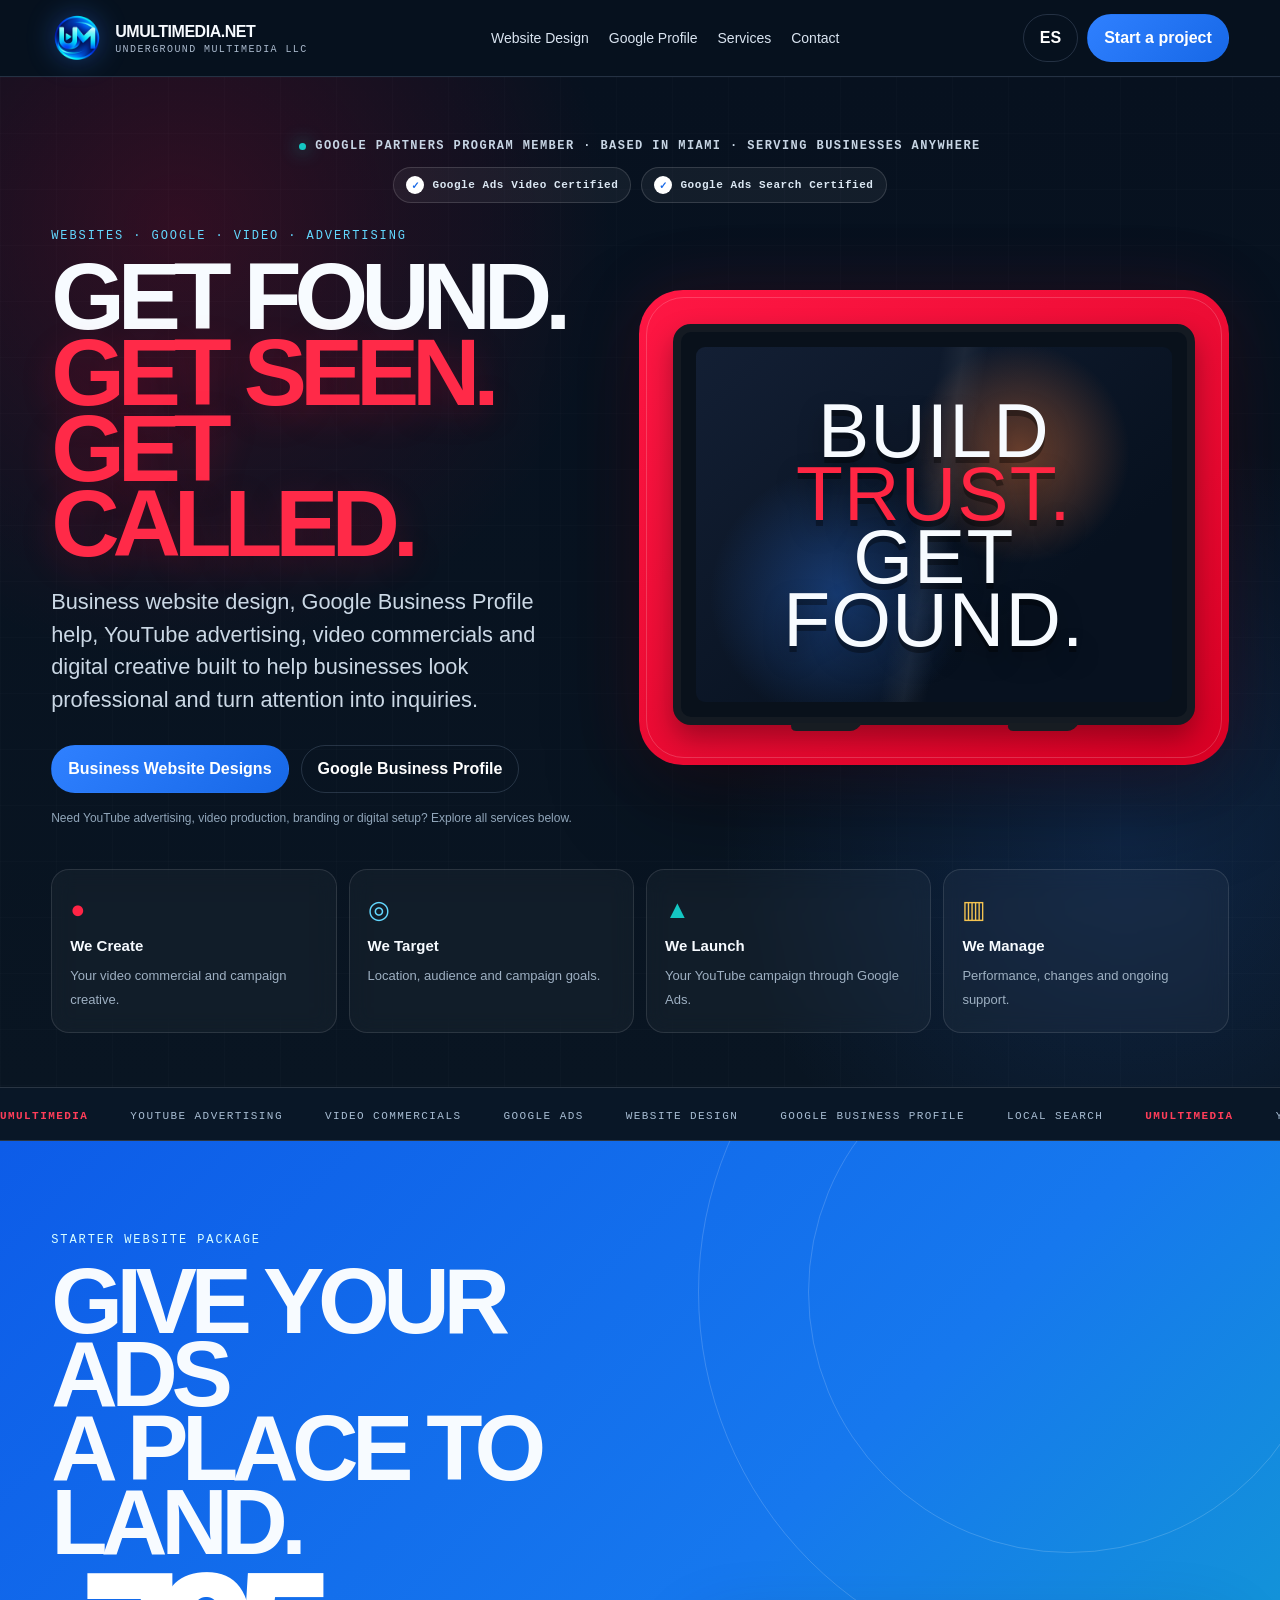
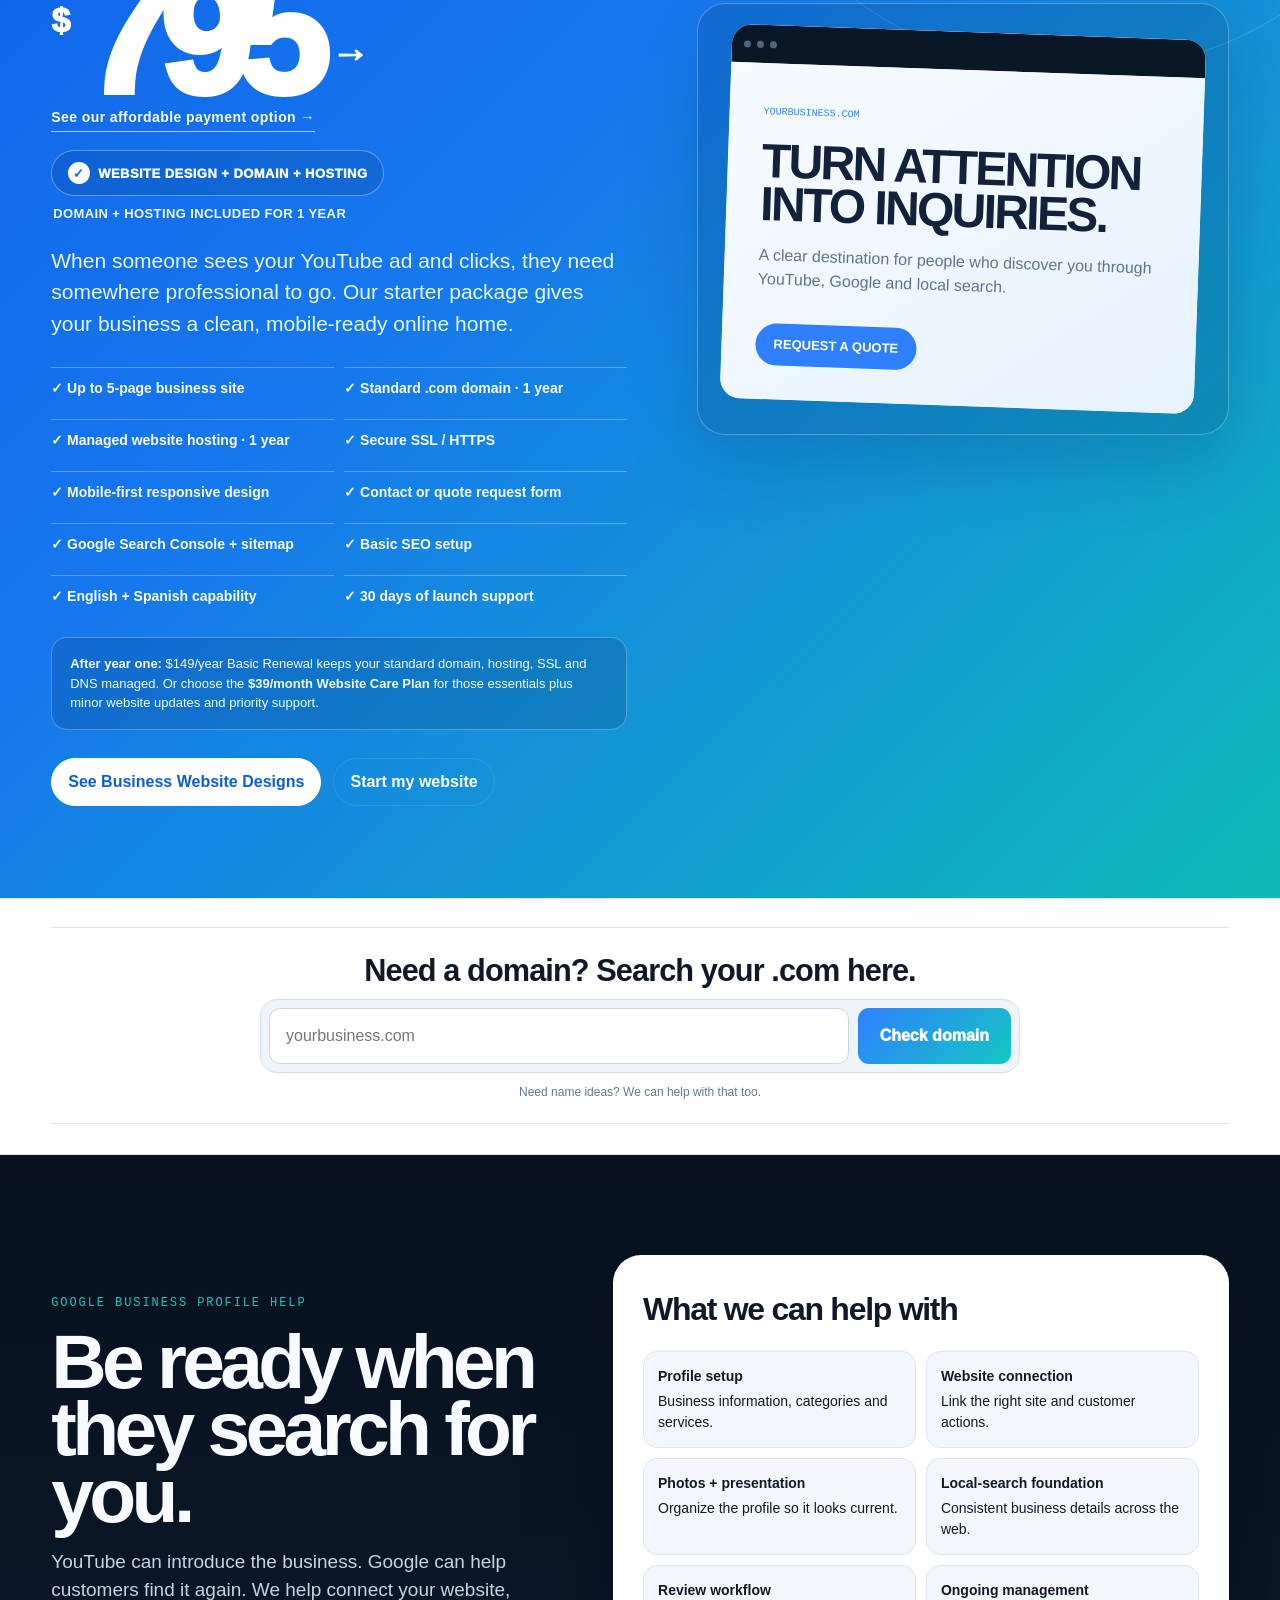
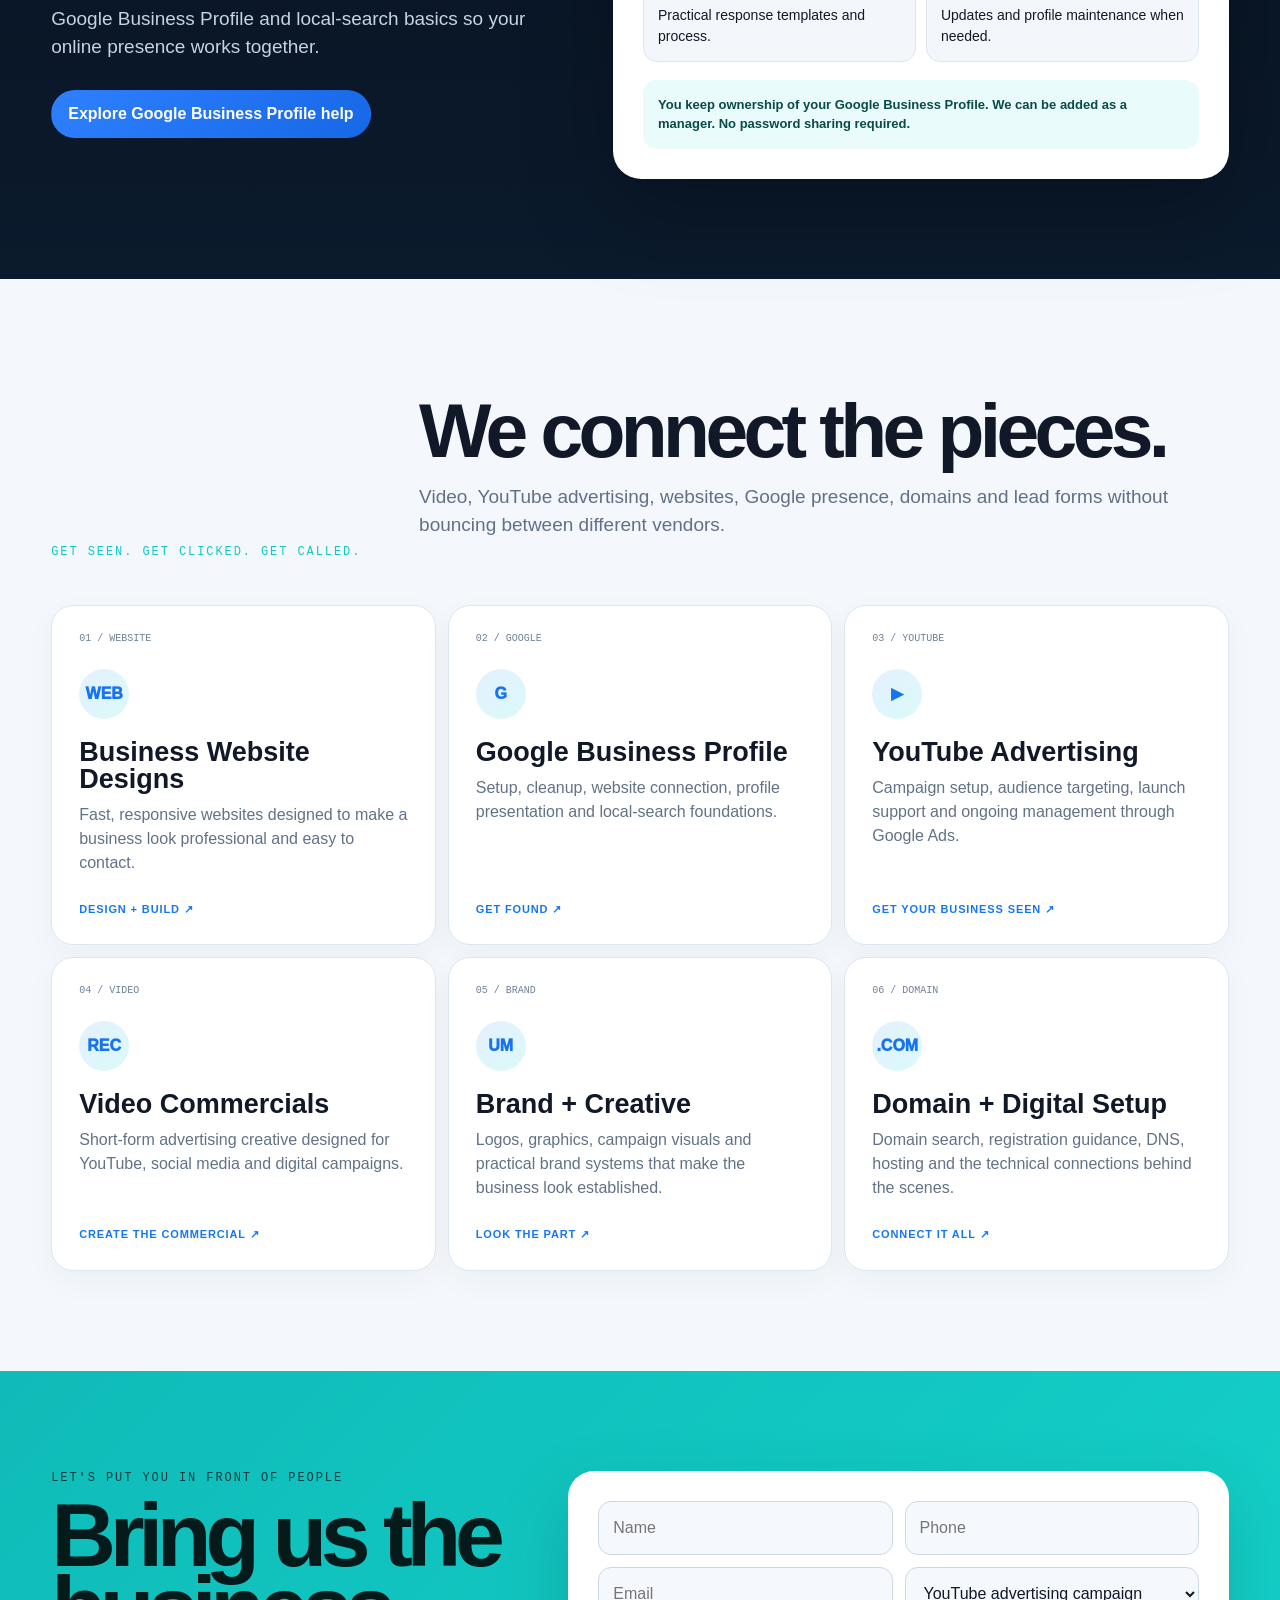
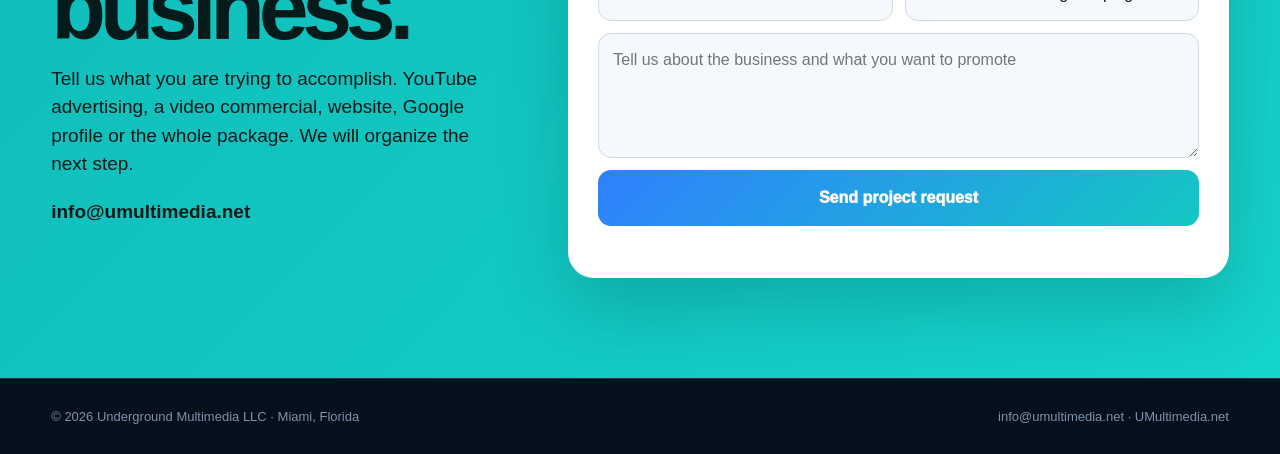
<file: index.html>
<!doctype html>
<html lang="en">
<head>
<meta charset="utf-8">
<meta name="viewport" content="width=device-width,initial-scale=1">
<title>Business Website Design, Google Profile & Digital Advertising | UMultimedia</title>
<meta name="description" content="UMultimedia creates business websites, improves Google Business Profiles, runs YouTube advertising, produces video commercials and provides branding and digital setup for businesses.">
<meta name="robots" content="index,follow,max-image-preview:large">
<link rel="canonical" href="https://umultimedia.net/">
<meta property="og:type" content="website">
<meta property="og:site_name" content="UMultimedia">
<meta property="og:title" content="Websites, Google Profile & Digital Advertising | UMultimedia">
<meta property="og:description" content="Business website design, Google Business Profile help, YouTube advertising, video commercials and digital creative.">
<meta property="og:url" content="https://umultimedia.net/">
<script type="application/ld+json">{"@context":"https://schema.org","@graph":[{"@type":"Organization","@id":"https://umultimedia.net/#organization","name":"UMultimedia","legalName":"Underground Multimedia LLC","url":"https://umultimedia.net/","email":"info@umultimedia.net","areaServed":["Miami","Hialeah","Miami-Dade County","South Florida"]},{"@type":"WebSite","@id":"https://umultimedia.net/#website","url":"https://umultimedia.net/","name":"UMultimedia","publisher":{"@id":"https://umultimedia.net/#organization"}},{"@type":"Service","name":"YouTube Advertising and Video Commercial Production","provider":{"@id":"https://umultimedia.net/#organization"},"areaServed":["Miami","Miami-Dade County","South Florida"]},{"@type":"Service","name":"Website Design and Google Business Profile Help","provider":{"@id":"https://umultimedia.net/#organization"},"areaServed":["Miami","Miami-Dade County","South Florida"]}]}</script>
<style>
:root{--navy:#07111f;--navy2:#0a1829;--blue:#2f80ff;--teal:#14c7c3;--ice:#63d8ff;--red:#ff0033;--red2:#e60023;--white:#f7fbff;--muted:#a9b9cc;--paper:#f4f8fc;--ink:#111827;--line:rgba(170,200,232,.18)}
*{box-sizing:border-box}html{scroll-behavior:smooth}body{margin:0;background:var(--navy);color:var(--white);font-family:Inter,Arial,Helvetica,sans-serif;line-height:1.5;overflow-x:hidden}a{color:inherit;text-decoration:none}button,input,select,textarea{font:inherit}.wrap{width:min(1200px,92vw);margin:auto}
.nav{position:sticky;top:0;z-index:50;background:rgba(7,17,31,.94);backdrop-filter:blur(18px);border-bottom:1px solid var(--line)}.navin{height:76px;display:flex;align-items:center;justify-content:space-between;gap:22px}.brand{display:flex;align-items:center;gap:12px;font-weight:900;letter-spacing:-.03em}.mark{width:52px;height:52px;border-radius:50%;display:block;object-fit:contain;filter:drop-shadow(0 0 14px rgba(47,128,255,.38))}.brand small{display:block;color:var(--muted);font:10px/1.15 monospace;letter-spacing:.14em}.navlinks{display:flex;gap:20px;color:#d9e4f0;font-size:14px}.actions{display:flex;gap:9px}.btn,.lang{border:1px solid var(--line);background:transparent;color:white;border-radius:999px;padding:11px 16px;font-weight:850;cursor:pointer}.btn.primary{background:linear-gradient(135deg,var(--blue),#1768e7);border-color:transparent}.btn.red{background:linear-gradient(135deg,var(--red),var(--red2));border-color:transparent;box-shadow:0 12px 32px rgba(255,0,51,.25)}.btn.white{background:white;color:#0b5ed7;border-color:white}.btn.teal{background:var(--teal);color:#031817;border-color:var(--teal)}
.ytHero{position:relative;overflow:hidden;padding:62px 0 54px;background:radial-gradient(circle at 14% 15%,rgba(255,0,51,.17),transparent 31%),radial-gradient(circle at 88% 75%,rgba(47,128,255,.16),transparent 30%),linear-gradient(180deg,#07111f,#091522)}.ytGridBg{position:absolute;inset:0;opacity:.28;background-image:linear-gradient(rgba(255,255,255,.05) 1px,transparent 1px),linear-gradient(90deg,rgba(255,255,255,.05) 1px,transparent 1px);background-size:56px 56px}.ytHeroInner{position:relative;z-index:2}.partnerLine{display:flex;align-items:center;justify-content:center;gap:9px;margin:0 0 24px;font:700 12px monospace;letter-spacing:.12em;color:#c7d5e4;text-transform:uppercase}.partnerDot{width:7px;height:7px;border-radius:50%;background:var(--teal);box-shadow:0 0 18px var(--teal)}.ytStage{display:grid;grid-template-columns:.95fr 1.05fr;gap:54px;align-items:center}.youtubeBrand{display:flex;align-items:center;gap:14px;margin-bottom:18px}.youtubeIcon{width:74px;height:52px;border-radius:16px;background:linear-gradient(135deg,var(--red),#ff1744);display:grid;place-items:center;box-shadow:0 14px 42px rgba(255,0,51,.28)}.youtubeIcon:after{content:"";width:0;height:0;border-top:10px solid transparent;border-bottom:10px solid transparent;border-left:17px solid white;margin-left:4px}.youtubeWord{font-size:42px;font-weight:950;letter-spacing:-.055em}.ytCopy h1{font-size:clamp(58px,7.4vw,116px);line-height:.8;letter-spacing:-.075em;margin:16px 0 24px}.ytCopy h1 .accent{display:block;color:#ff2a48;text-shadow:0 10px 36px rgba(255,0,51,.2)}.ytCopy p{font-size:clamp(18px,1.7vw,24px);color:#cbd8e5;max-width:650px;margin:0}.heroBtns{display:flex;gap:12px;flex-wrap:wrap;margin-top:28px}.ytSub{margin-top:16px;color:#91a6ba;font-size:12px;max-width:620px}.tvShell{position:relative;background:linear-gradient(145deg,#ff1744,#d90024);border-radius:44px;padding:34px;box-shadow:0 34px 90px rgba(0,0,0,.38),0 0 70px rgba(255,0,51,.12)}.tvShell:before{content:"";position:absolute;inset:7px;border:1px solid rgba(255,255,255,.18);border-radius:38px;pointer-events:none}.tv{position:relative;background:#09111b;border:8px solid #141a22;border-radius:18px;padding:15px;box-shadow:0 13px 28px rgba(0,0,0,.32)}.tvScreen{position:relative;min-height:355px;border-radius:9px;overflow:hidden;display:flex;align-items:center;justify-content:center;text-align:center;background:radial-gradient(circle at 68% 30%,rgba(255,130,62,.42),transparent 27%),radial-gradient(circle at 30% 70%,rgba(47,128,255,.35),transparent 31%),linear-gradient(140deg,#131f34,#07111f 72%)}.tvScreen:before{content:"";position:absolute;inset:0;background:linear-gradient(90deg,transparent 45%,rgba(255,255,255,.06) 50%,transparent 55%);transform:skewX(-10deg)}.impact{position:relative;z-index:2;font-family:Impact,Haettenschweiler,'Arial Narrow Bold',sans-serif;font-size:clamp(54px,6vw,92px);line-height:.82;letter-spacing:.015em;text-transform:uppercase;text-shadow:0 6px 0 rgba(0,0,0,.35),0 12px 25px rgba(0,0,0,.35)}.impact span{display:block;color:#ff2643}.tvFeet{display:flex;justify-content:space-around;margin:-2px 44px 0}.tvFeet i{width:70px;height:8px;background:#171c22;border-radius:0 0 10px 10px;transform:skewX(-24deg)}.ytFeatures{display:grid;grid-template-columns:repeat(4,1fr);gap:12px;margin-top:42px}.ytFeature{padding:21px 18px;border:1px solid rgba(255,255,255,.11);border-radius:18px;background:rgba(255,255,255,.035);backdrop-filter:blur(10px)}.ytFeature strong{display:block;font-size:15px;margin:7px 0 5px}.ytFeature span{font-size:13px;color:#9eb0c2}.ytFeatureIcon{font-size:25px}.ytFeature:nth-child(1) .ytFeatureIcon{color:#ff2445}.ytFeature:nth-child(2) .ytFeatureIcon{color:#63d8ff}.ytFeature:nth-child(3) .ytFeatureIcon{color:#14c7c3}.ytFeature:nth-child(4) .ytFeatureIcon{color:#f5c451}
.searchBand{background:#fff;color:var(--ink);border-top:1px solid #dbe4ee;border-bottom:1px solid #dbe4ee;padding:28px 0 30px}.searchLine{height:1px;background:#dce5ee}.searchHead{text-align:center;font-size:clamp(22px,2.4vw,34px);font-weight:900;letter-spacing:-.03em;margin:20px 0 5px}.searchSub{text-align:center;color:#5b6e83;margin:0 auto 18px;max-width:760px}.domainSearch{max-width:760px;margin:auto;display:flex;gap:9px;padding:8px;border-radius:17px;background:#eef4fa;border:1px solid #d5e0eb}.domainSearch input{flex:1;min-width:0;border:1px solid #c9d6e3;border-radius:11px;padding:15px 16px;color:#101827;outline:none}.domainSearch button{border:0;border-radius:11px;background:linear-gradient(135deg,var(--blue),var(--teal));color:#fff;font-weight:950;padding:0 22px;cursor:pointer}.micro{text-align:center;font-size:12px;color:#65778a;margin-top:10px}
.ticker{overflow:hidden;background:#091727;border-top:1px solid rgba(255,255,255,.13);border-bottom:1px solid rgba(255,255,255,.13);padding:14px 0;white-space:nowrap}.tickerTrack{display:inline-block;min-width:200%;animation:marquee 27s linear infinite;font:11px monospace;letter-spacing:.13em;color:#a8bdd3}.tickerTrack span,.tickerTrack b{margin-right:42px}.tickerTrack b{color:#ff3d59}@keyframes marquee{to{transform:translateX(-50%)}}
.package{position:relative;background:linear-gradient(135deg,#0d5ce8 0%,#1678ee 44%,#0ebbb8 100%);padding:92px 0;overflow:hidden}.package:before,.package:after{content:"";position:absolute;border:1px solid rgba(255,255,255,.17);border-radius:50%;right:-180px;top:-230px;width:760px;height:760px}.package:after{width:520px;height:520px;right:-50px;top:-110px}.packageGrid{position:relative;z-index:2;display:grid;grid-template-columns:1.04fr .96fr;gap:70px;align-items:center}.eyebrow{font:12px monospace;letter-spacing:.16em;color:var(--teal);text-transform:uppercase}.package .eyebrow{color:#d9ffff}.package h2{font-size:clamp(62px,7.2vw,116px);line-height:.8;letter-spacing:-.07em;margin:18px 0}.price{display:flex;align-items:flex-start;gap:10px;margin:10px 0 8px}.priceLink{width:max-content;color:#fff;transition:transform .2s ease,filter .2s ease}.priceLink:hover,.priceLink:focus-visible{transform:translateY(-3px);filter:drop-shadow(0 12px 22px rgba(0,0,0,.2));outline:2px solid #fff;outline-offset:8px;border-radius:8px}.priceArrow{font-size:38px;font-weight:950;margin:48px 0 0 8px}.paymentTease{display:inline-block;margin:0 0 18px;padding-bottom:3px;border-bottom:1px solid rgba(255,255,255,.65);font-size:14px;font-weight:900;letter-spacing:.03em}.dollar{font-size:34px;font-weight:950;margin-top:17px}.priceNum{font-size:clamp(110px,13vw,206px);font-weight:1000;line-height:.72;letter-spacing:-.09em}.packageBadge{display:inline-flex;align-items:center;gap:8px;padding:11px 16px;border:1px solid rgba(255,255,255,.35);background:rgba(4,50,100,.17);border-radius:999px;font-size:13px;font-weight:950;letter-spacing:.035em}.packageBadge:before{content:"✓";display:grid;place-items:center;width:22px;height:22px;border-radius:50%;background:#fff;color:#0b67dc}.packageSub{margin:8px 0 18px 2px;font-size:13px;font-weight:850;color:#ebf8ff;letter-spacing:.03em}.packageLead{font-size:21px;max-width:650px;color:#e7f5ff}.packageList{display:grid;grid-template-columns:1fr 1fr;gap:10px;margin-top:28px;max-width:690px}.packageList div{padding:10px 0;border-top:1px solid rgba(255,255,255,.28);font-weight:750;font-size:14px}.renewal{margin-top:20px;max-width:690px;padding:16px 18px;border:1px solid rgba(255,255,255,.28);background:rgba(4,42,84,.18);border-radius:16px;color:#effbff;font-size:13px}.packageVisual{border:1px solid rgba(255,255,255,.28);background:rgba(4,42,84,.18);border-radius:28px;padding:28px;box-shadow:0 28px 70px rgba(0,45,102,.22)}.siteMock{background:#fff;color:#12223b;border-radius:20px;overflow:hidden;transform:rotate(2deg)}.siteTop{height:38px;background:#0a1727;display:flex;gap:6px;align-items:center;padding:0 12px}.siteTop i{width:7px;height:7px;border-radius:50%;background:#52657b}.siteBody{padding:34px;min-height:330px;background:linear-gradient(145deg,#f7fbff,#e6f2ff)}.siteBody small{font:10px monospace;color:#2f80ff}.siteBody h3{font-size:48px;line-height:.9;letter-spacing:-.055em;margin:18px 0}.siteBody p{color:#60748a}.mockButton{display:inline-block;margin-top:16px;padding:11px 18px;border-radius:999px;background:#2f80ff;color:#fff;font-weight:850;font-size:13px}
.section{padding:100px 0}.googleSection{background:linear-gradient(180deg,#07111f,#0b1a2c)}.googleGrid{display:grid;grid-template-columns:.9fr 1.1fr;gap:58px;align-items:center}.googleSection h2,.servicesHead h2{font-size:clamp(50px,6vw,90px);line-height:.87;letter-spacing:-.06em;margin:18px 0}.googleSection p{font-size:19px;color:#c5d4e3}.helpCard{background:#fff;color:var(--ink);border-radius:28px;padding:30px;box-shadow:0 28px 90px rgba(0,0,0,.25)}.helpCard h3{font-size:32px;margin:0 0 18px;letter-spacing:-.04em}.checklist{display:grid;grid-template-columns:1fr 1fr;gap:10px}.check{background:#f3f7fb;border:1px solid #dce6f0;border-radius:14px;padding:14px;font-size:14px}.check strong{display:block;margin-bottom:4px}.ownerNote{margin-top:18px;background:#e9fbfa;color:#0a4a48;border-radius:14px;padding:15px;font-size:13px;font-weight:750}.light{background:var(--paper);color:var(--ink)}.servicesHead{display:grid;grid-template-columns:.4fr 1fr;gap:44px;align-items:end;margin-bottom:46px}.servicesHead p{font-size:19px;color:#607087}.services{display:grid;grid-template-columns:repeat(3,1fr);gap:12px}.service{background:#fff;border:1px solid #dce6f0;border-radius:22px;padding:27px;min-height:280px;display:flex;flex-direction:column;box-shadow:0 10px 30px rgba(20,45,80,.04)}.service .num{font:10px monospace;color:#6f8298}.serviceIcon{width:50px;height:50px;border-radius:50%;display:grid;place-items:center;background:linear-gradient(135deg,#e5f0ff,#dafaf8);color:#1873ef;font-weight:950;margin-top:25px}.service h3{font-size:27px;line-height:1;margin:20px 0 10px}.service p{color:#627287;margin:0}.service b{margin-top:auto;padding-top:26px;color:#1677f3;font-size:11px;letter-spacing:.08em}.contact{background:linear-gradient(135deg,#0fbbb8,#15d4cb);color:#041a1b}.contactGrid{display:grid;grid-template-columns:.82fr 1.18fr;gap:58px;align-items:start}.contact h2{font-size:clamp(58px,7vw,102px);line-height:.82;letter-spacing:-.07em;margin:14px 0 18px}.contact p{font-size:19px}.form{background:#fff;color:#101827;border-radius:26px;padding:30px;display:grid;grid-template-columns:1fr 1fr;gap:12px;box-shadow:0 30px 70px rgba(2,55,58,.22)}.form input,.form select,.form textarea{width:100%;background:#f5f8fc;border:1px solid #ccd9e5;color:#101827;border-radius:13px;padding:14px;outline:none}.form textarea{min-height:125px;resize:vertical}.full{grid-column:1/-1}.form button{background:linear-gradient(135deg,var(--blue),var(--teal));color:#fff;border:0;border-radius:13px;padding:16px;font-weight:950;cursor:pointer}.footer{padding:28px 0;color:#7f91a7;border-top:1px solid var(--line);font-size:13px;background:#06101d}.footerin{display:flex;justify-content:space-between;gap:20px;flex-wrap:wrap}
@media(max-width:960px){.navlinks{display:none}.ytStage,.packageGrid,.googleGrid,.servicesHead,.contactGrid{grid-template-columns:1fr}.ytFeatures{grid-template-columns:1fr 1fr}.services{grid-template-columns:1fr 1fr}.tvShell{max-width:680px;margin:auto}.partnerLine{justify-content:flex-start}}
@media(max-width:640px){.brandText{display:none}.actions .btn{display:none}.ytHero{padding-top:40px}.youtubeIcon{width:58px;height:41px;border-radius:13px}.youtubeWord{font-size:34px}.ytCopy h1{font-size:60px}.tvShell{padding:18px;border-radius:28px}.tvScreen{min-height:270px}.impact{font-size:58px}.ytFeatures,.packageList,.checklist,.services,.form{grid-template-columns:1fr}.domainSearch{flex-direction:column}.domainSearch button{padding:15px}.package h2{font-size:60px}.priceNum{font-size:135px}.packageBadge{border-radius:16px}.full{grid-column:auto}.section{padding:74px 0}}
</style>
</head>
<body>
<header class="nav"><div class="wrap navin"><a class="brand" href="#top"><img class="mark" src="assets/umultimedia-logo.png" width="52" height="52" alt="UMultimedia logo"><span class="brandText">UMULTIMEDIA.NET<small>UNDERGROUND MULTIMEDIA LLC</small></span></a><nav class="navlinks"><a href="website-design.html">Website Design</a><a href="google-business-profile.html">Google Profile</a><a href="#services">Services</a><a href="#contact">Contact</a></nav><div class="actions"><button class="lang" id="lang">ES</button><a class="btn primary" href="#contact">Start a project</a></div></div></header>
<main id="top">
<section class="ytHero" id="youtube"><div class="ytGridBg"></div><div class="wrap ytHeroInner"><div class="partnerLine"><span class="partnerDot"></span><span data-en="Google Partners program member · Based in Miami · Serving businesses anywhere" data-es="Miembro del programa Google Partners · Con base en Miami · Atendemos negocios en cualquier lugar">Google Partners program member · Based in Miami · Serving businesses anywhere</span></div><div style="display:flex;justify-content:center;gap:10px;flex-wrap:wrap;margin:-10px 0 26px"><span style="display:inline-flex;align-items:center;gap:8px;padding:8px 12px;border:1px solid rgba(255,255,255,.14);border-radius:999px;background:rgba(255,255,255,.05);font:700 11px monospace;letter-spacing:.05em;color:#dce8f4"><span style="display:grid;place-items:center;width:18px;height:18px;border-radius:50%;background:#fff;color:#1768e7;font-weight:950">✓</span><span data-en="Google Ads Video Certified" data-es="Certificación de Google Ads en Video">Google Ads Video Certified</span></span><span style="display:inline-flex;align-items:center;gap:8px;padding:8px 12px;border:1px solid rgba(255,255,255,.14);border-radius:999px;background:rgba(255,255,255,.05);font:700 11px monospace;letter-spacing:.05em;color:#dce8f4"><span style="display:grid;place-items:center;width:18px;height:18px;border-radius:50%;background:#fff;color:#1768e7;font-weight:950">✓</span><span data-en="Google Ads Search Certified" data-es="Certificación de Google Ads en Búsqueda">Google Ads Search Certified</span></span></div><div class="ytStage"><div class="ytCopy"><div class="eyebrow" style="color:#63d8ff" data-en="WEBSITES · GOOGLE · VIDEO · ADVERTISING" data-es="PÁGINAS WEB · GOOGLE · VIDEO · PUBLICIDAD">WEBSITES · GOOGLE · VIDEO · ADVERTISING</div><h1 data-en="GET FOUND. <span class='accent'>GET SEEN. GET CALLED.</span>" data-es="QUE TE ENCUENTREN. <span class='accent'>QUE TE VEAN. QUE TE LLAMEN.</span>">GET FOUND. <span class="accent">GET SEEN. GET CALLED.</span></h1><p data-en="Business website design, Google Business Profile help, YouTube advertising, video commercials and digital creative built to help businesses look professional and turn attention into inquiries." data-es="Diseño de páginas web, ayuda con Google Business Profile, publicidad en YouTube, comerciales en video y creatividad digital para ayudar a los negocios a verse profesionales y convertir atención en clientes.">Business website design, Google Business Profile help, YouTube advertising, video commercials and digital creative built to help businesses look professional and turn attention into inquiries.</p><div class="heroBtns"><a class="btn primary" href="website-design.html" data-en="Business Website Designs" data-es="Diseño de páginas web">Business Website Designs</a><a class="btn" href="google-business-profile.html" data-en="Google Business Profile" data-es="Google Business Profile">Google Business Profile</a></div><div class="ytSub" data-en="Need YouTube advertising, video production, branding or digital setup? Explore all services below." data-es="¿Necesitas publicidad en YouTube, producción de video, branding o configuración digital? Explora todos los servicios abajo.">Need YouTube advertising, video production, branding or digital setup? Explore all services below.</div></div><div class="tvShell"><div class="tv"><div class="tvScreen"><div class="impact">BUILD <span>TRUST.</span> GET FOUND.</div></div></div><div class="tvFeet"><i></i><i></i></div></div></div><div class="ytFeatures"><div class="ytFeature"><div class="ytFeatureIcon">●</div><strong data-en="We Create" data-es="Creamos">We Create</strong><span data-en="Your video commercial and campaign creative." data-es="Tu comercial en video y creatividad de campaña.">Your video commercial and campaign creative.</span></div><div class="ytFeature"><div class="ytFeatureIcon">◎</div><strong data-en="We Target" data-es="Dirigimos">We Target</strong><span data-en="Location, audience and campaign goals." data-es="Ubicación, audiencia y objetivos de campaña.">Location, audience and campaign goals.</span></div><div class="ytFeature"><div class="ytFeatureIcon">▲</div><strong data-en="We Launch" data-es="Lanzamos">We Launch</strong><span data-en="Your YouTube campaign through Google Ads." data-es="Tu campaña de YouTube mediante Google Ads.">Your YouTube campaign through Google Ads.</span></div><div class="ytFeature"><div class="ytFeatureIcon">▥</div><strong data-en="We Manage" data-es="Administramos">We Manage</strong><span data-en="Performance, changes and ongoing support." data-es="Rendimiento, cambios y soporte continuo.">Performance, changes and ongoing support.</span></div></div></div></section>
<div class="ticker"><div class="tickerTrack"><b>UMULTIMEDIA</b><span>YOUTUBE ADVERTISING</span><span>VIDEO COMMERCIALS</span><span>GOOGLE ADS</span><span>WEBSITE DESIGN</span><span>GOOGLE BUSINESS PROFILE</span><span>LOCAL SEARCH</span><b>UMULTIMEDIA</b><span>YOUTUBE ADVERTISING</span><span>VIDEO COMMERCIALS</span><span>GOOGLE ADS</span><span>WEBSITE DESIGN</span><span>GOOGLE BUSINESS PROFILE</span><span>LOCAL SEARCH</span></div></div>
<section class="package" id="package"><div class="wrap packageGrid"><div><div class="eyebrow" data-en="STARTER WEBSITE PACKAGE" data-es="PAQUETE WEB INICIAL">STARTER WEBSITE PACKAGE</div><h2 data-en="GIVE YOUR ADS <br>A PLACE TO LAND." data-es="DALE A TUS ANUNCIOS <br>UN LUGAR DONDE LLEGAR.">GIVE YOUR ADS <br>A PLACE TO LAND.</h2><a class="price priceLink" href="special-offer.html" aria-label="See the affordable website payment option"><span class="dollar">$</span><span class="priceNum">795</span><span class="priceArrow">→</span></a><a class="paymentTease" href="special-offer.html" data-en="See our affordable payment option →" data-es="Conoce nuestra opción de pagos accesibles →">See our affordable payment option →</a><div class="packageBadge" data-en="WEBSITE DESIGN + DOMAIN + HOSTING" data-es="DISEÑO WEB + DOMINIO + HOSTING">WEBSITE DESIGN + DOMAIN + HOSTING</div><div class="packageSub" data-en="DOMAIN + HOSTING INCLUDED FOR 1 YEAR" data-es="DOMINIO + HOSTING INCLUIDOS POR 1 AÑO">DOMAIN + HOSTING INCLUDED FOR 1 YEAR</div><p class="packageLead" data-en="When someone sees your YouTube ad and clicks, they need somewhere professional to go. Our starter package gives your business a clean, mobile-ready online home." data-es="Cuando alguien ve tu anuncio en YouTube y hace clic, necesita un lugar profesional donde llegar. Nuestro paquete inicial le da a tu negocio una presencia online limpia y lista para móviles.">When someone sees your YouTube ad and clicks, they need somewhere professional to go. Our starter package gives your business a clean, mobile-ready online home.</p><div class="packageList"><div>✓ Up to 5-page business site</div><div>✓ Standard .com domain · 1 year</div><div>✓ Managed website hosting · 1 year</div><div>✓ Secure SSL / HTTPS</div><div>✓ Mobile-first responsive design</div><div>✓ Contact or quote request form</div><div>✓ Google Search Console + sitemap</div><div>✓ Basic SEO setup</div><div>✓ English + Spanish capability</div><div>✓ 30 days of launch support</div></div><div class="renewal"><strong>After year one:</strong> $149/year Basic Renewal keeps your standard domain, hosting, SSL and DNS managed. Or choose the <strong>$39/month Website Care Plan</strong> for those essentials plus minor website updates and priority support.</div><div class="heroBtns"><a class="btn white" href="website-design.html">See Business Website Designs</a><a class="btn" href="#contact">Start my website</a></div></div><div class="packageVisual"><div class="siteMock"><div class="siteTop"><i></i><i></i><i></i></div><div class="siteBody"><small>YOURBUSINESS.COM</small><h3>TURN ATTENTION INTO INQUIRIES.</h3><p>A clear destination for people who discover you through YouTube, Google and local search.</p><span class="mockButton">REQUEST A QUOTE</span></div></div></div></div></section>
<section class="searchBand" id="domain-search"><div class="wrap"><div class="searchLine"></div><div class="searchHead" data-en="Need a domain? Search your .com here." data-es="¿Necesitas un dominio? Busca tu .com aquí.">Need a domain? Search your .com here.</div><div class="domainSearch"><input id="domain" placeholder="yourbusiness.com" aria-label="Domain name"><button id="checkDomain" data-en="Check domain" data-es="Buscar dominio">Check domain</button></div><div class="micro" id="domainMsg" data-en="Need name ideas? We can help with that too." data-es="¿Necesitas ideas para el nombre? También te ayudamos.">Need name ideas? We can help with that too.</div><div class="searchLine" style="margin-top:22px"></div></div></section>
<section class="section googleSection" id="google"><div class="wrap googleGrid"><div><div class="eyebrow" data-en="GOOGLE BUSINESS PROFILE HELP" data-es="AYUDA CON GOOGLE BUSINESS PROFILE">GOOGLE BUSINESS PROFILE HELP</div><h2 data-en="Be ready when they search for you." data-es="Prepárate para cuando te busquen.">Be ready when they search for you.</h2><p data-en="YouTube can introduce the business. Google can help customers find it again. We help connect your website, Google Business Profile and local-search basics so your online presence works together." data-es="YouTube puede presentar el negocio. Google puede ayudar a los clientes a encontrarlo otra vez. Conectamos tu página web, Google Business Profile y las bases de búsqueda local para que todo trabaje junto.">YouTube can introduce the business. Google can help customers find it again. We help connect your website, Google Business Profile and local-search basics so your online presence works together.</p><div class="heroBtns"><a class="btn primary" href="google-business-profile.html">Explore Google Business Profile help</a></div></div><div class="helpCard"><h3 data-en="What we can help with" data-es="En qué podemos ayudarte">What we can help with</h3><div class="checklist"><div class="check"><strong>Profile setup</strong>Business information, categories and services.</div><div class="check"><strong>Website connection</strong>Link the right site and customer actions.</div><div class="check"><strong>Photos + presentation</strong>Organize the profile so it looks current.</div><div class="check"><strong>Local-search foundation</strong>Consistent business details across the web.</div><div class="check"><strong>Review workflow</strong>Practical response templates and process.</div><div class="check"><strong>Ongoing management</strong>Updates and profile maintenance when needed.</div></div><div class="ownerNote">You keep ownership of your Google Business Profile. We can be added as a manager. No password sharing required.</div></div></div></section>
<section class="section light" id="services"><div class="wrap"><div class="servicesHead"><div class="eyebrow">GET SEEN. GET CLICKED. GET CALLED.</div><div><h2>We connect the pieces.</h2><p>Video, YouTube advertising, websites, Google presence, domains and lead forms without bouncing between different vendors.</p></div></div><div class="services"><article class="service"><span class="num">01 / WEBSITE</span><div class="serviceIcon">WEB</div><h3>Business Website Designs</h3><p>Fast, responsive websites designed to make a business look professional and easy to contact.</p><b><a href="website-design.html">DESIGN + BUILD ↗</a></b></article><article class="service"><span class="num">02 / GOOGLE</span><div class="serviceIcon">G</div><h3>Google Business Profile</h3><p>Setup, cleanup, website connection, profile presentation and local-search foundations.</p><b><a href="google-business-profile.html">GET FOUND ↗</a></b></article><article class="service"><span class="num">03 / YOUTUBE</span><div class="serviceIcon">▶</div><h3>YouTube Advertising</h3><p>Campaign setup, audience targeting, launch support and ongoing management through Google Ads.</p><b>GET YOUR BUSINESS SEEN ↗</b></article><article class="service"><span class="num">04 / VIDEO</span><div class="serviceIcon">REC</div><h3>Video Commercials</h3><p>Short-form advertising creative designed for YouTube, social media and digital campaigns.</p><b>CREATE THE COMMERCIAL ↗</b></article><article class="service"><span class="num">05 / BRAND</span><div class="serviceIcon">UM</div><h3>Brand + Creative</h3><p>Logos, graphics, campaign visuals and practical brand systems that make the business look established.</p><b>LOOK THE PART ↗</b></article><article class="service"><span class="num">06 / DOMAIN</span><div class="serviceIcon">.COM</div><h3>Domain + Digital Setup</h3><p>Domain search, registration guidance, DNS, hosting and the technical connections behind the scenes.</p><b>CONNECT IT ALL ↗</b></article></div></div></section>
<section class="section contact" id="contact"><div class="wrap contactGrid"><div><div class="eyebrow" style="color:#073f42">LET'S PUT YOU IN FRONT OF PEOPLE</div><h2>Bring us the business.</h2><p>Tell us what you are trying to accomplish. YouTube advertising, a video commercial, website, Google profile or the whole package. We will organize the next step.</p><p><strong>info@umultimedia.net</strong></p></div><form class="form" id="leadForm"><input id="name" required placeholder="Name"><input id="phone" placeholder="Phone"><input id="email" required type="email" placeholder="Email"><select id="need"><option>YouTube advertising campaign</option><option>Video commercial + YouTube campaign</option><option>Starter Website Package - $795</option><option>YouTube campaign + website</option><option>Google Business Profile help</option><option>Branding / logo</option><option>Not sure yet</option></select><textarea class="full" id="details" placeholder="Tell us about the business and what you want to promote"></textarea><button class="full" type="submit">Send project request</button><div class="micro full" id="formMsg"></div></form></div></section>
</main>
<footer class="footer"><div class="wrap footerin"><span>© 2026 Underground Multimedia LLC · Miami, Florida</span><span><a href="mailto:info@umultimedia.net">info@umultimedia.net</a> · UMultimedia.net</span></div></footer>
<script>
const langBtn=document.getElementById('lang');let current='en';langBtn.addEventListener('click',()=>{current=current==='en'?'es':'en';langBtn.textContent=current==='en'?'ES':'EN';document.documentElement.lang=current;document.querySelectorAll('[data-en]').forEach(el=>el.innerHTML=el.dataset[current])});
document.getElementById('checkDomain').addEventListener('click',async()=>{const input=document.getElementById('domain');let d=input.value.trim().replace(/^https?:\/\//,'').replace(/^www\./,'').split('/')[0];if(!d){input.focus();return}try{await navigator.clipboard.writeText(d)}catch(e){}document.getElementById('domainMsg').textContent=current==='en'?d+' copied. Opening live domain search...':d+' copiado. Abriendo búsqueda de dominio...';window.open('https://www.ionos.com/domains/domain-names','_blank','noopener')});document.getElementById('domain').addEventListener('keydown',e=>{if(e.key==='Enter')document.getElementById('checkDomain').click()});
document.getElementById('leadForm').addEventListener('submit',e=>{e.preventDefault();const n=document.getElementById('name').value.trim(),p=document.getElementById('phone').value.trim(),em=document.getElementById('email').value.trim(),need=document.getElementById('need').value,det=document.getElementById('details').value.trim();const subject=encodeURIComponent('UMultimedia project request - '+n);const body=encodeURIComponent('Name: '+n+'\nPhone: '+p+'\nEmail: '+em+'\nNeed: '+need+'\n\nBusiness / project details:\n'+det);document.getElementById('formMsg').textContent='Opening your email app to send the request...';window.location.href='mailto:info@umultimedia.net?subject='+subject+'&body='+body});
</script>
</body></html>
</file>
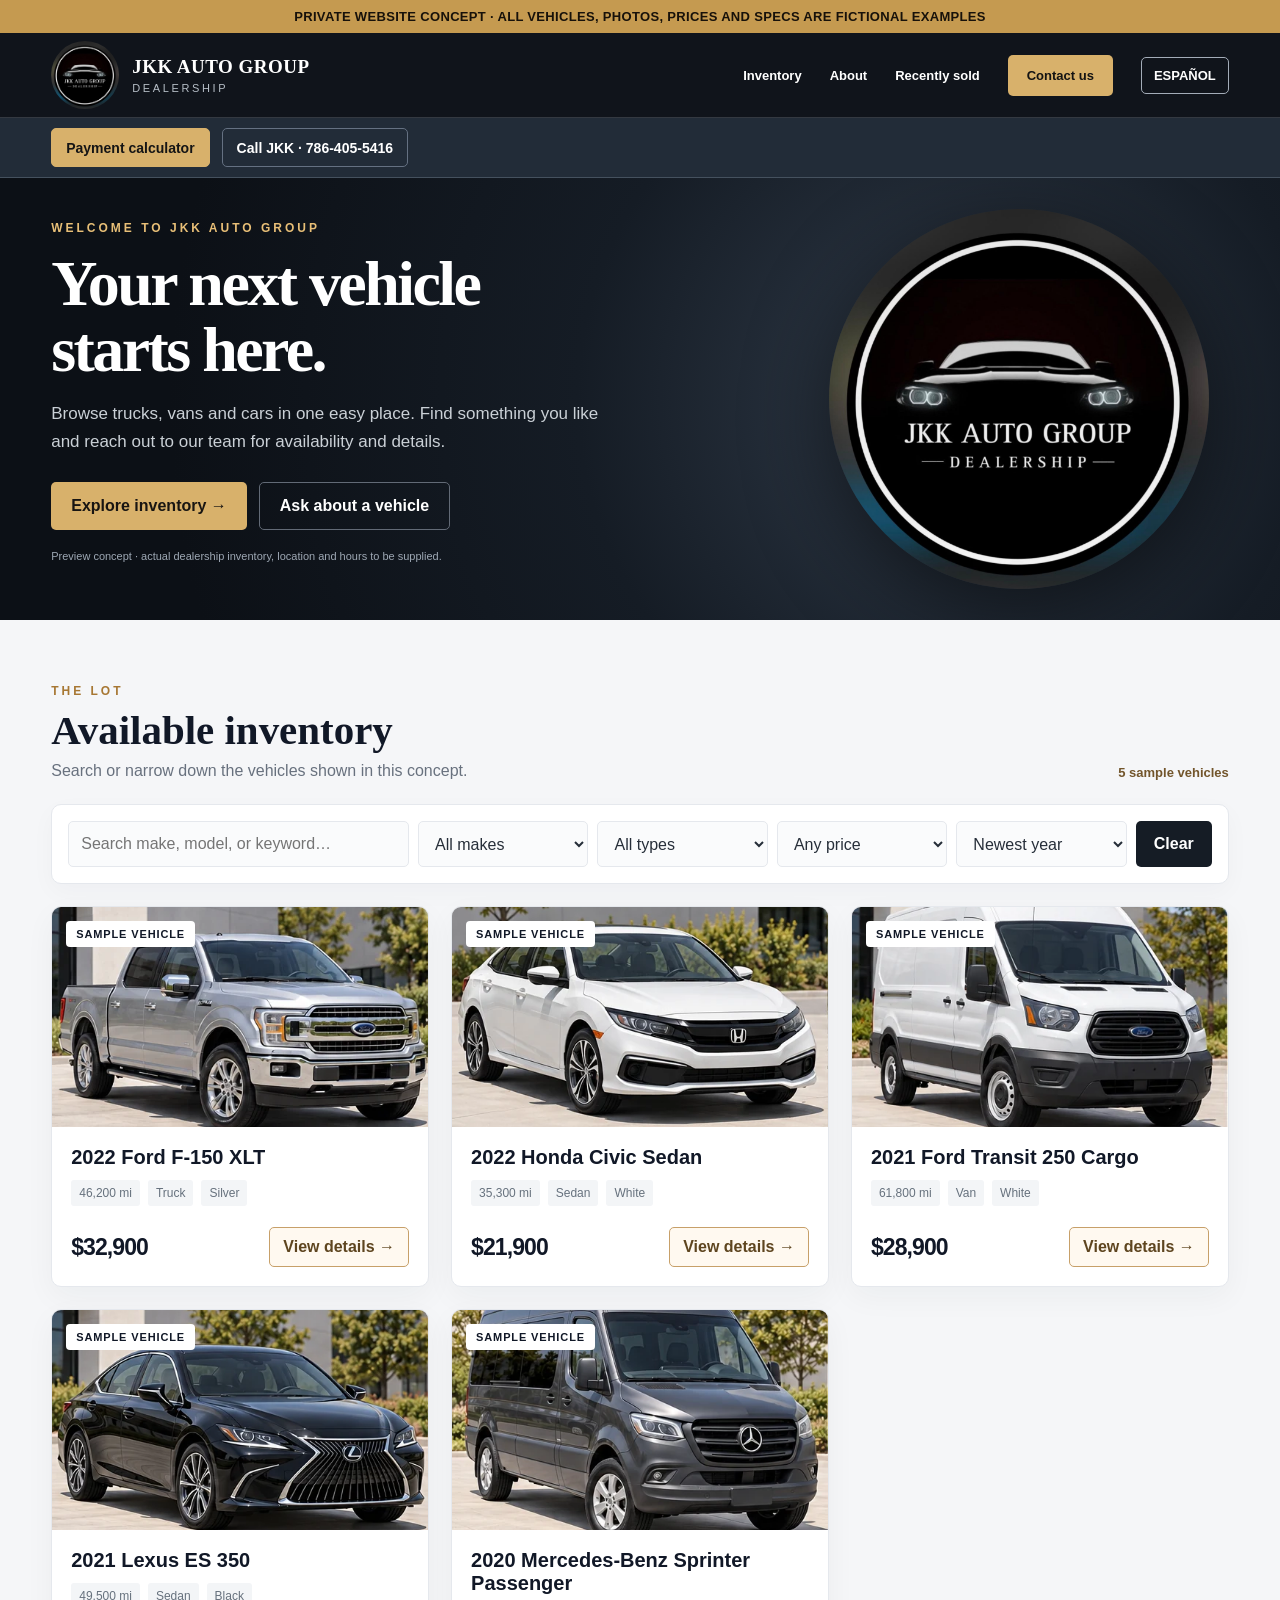
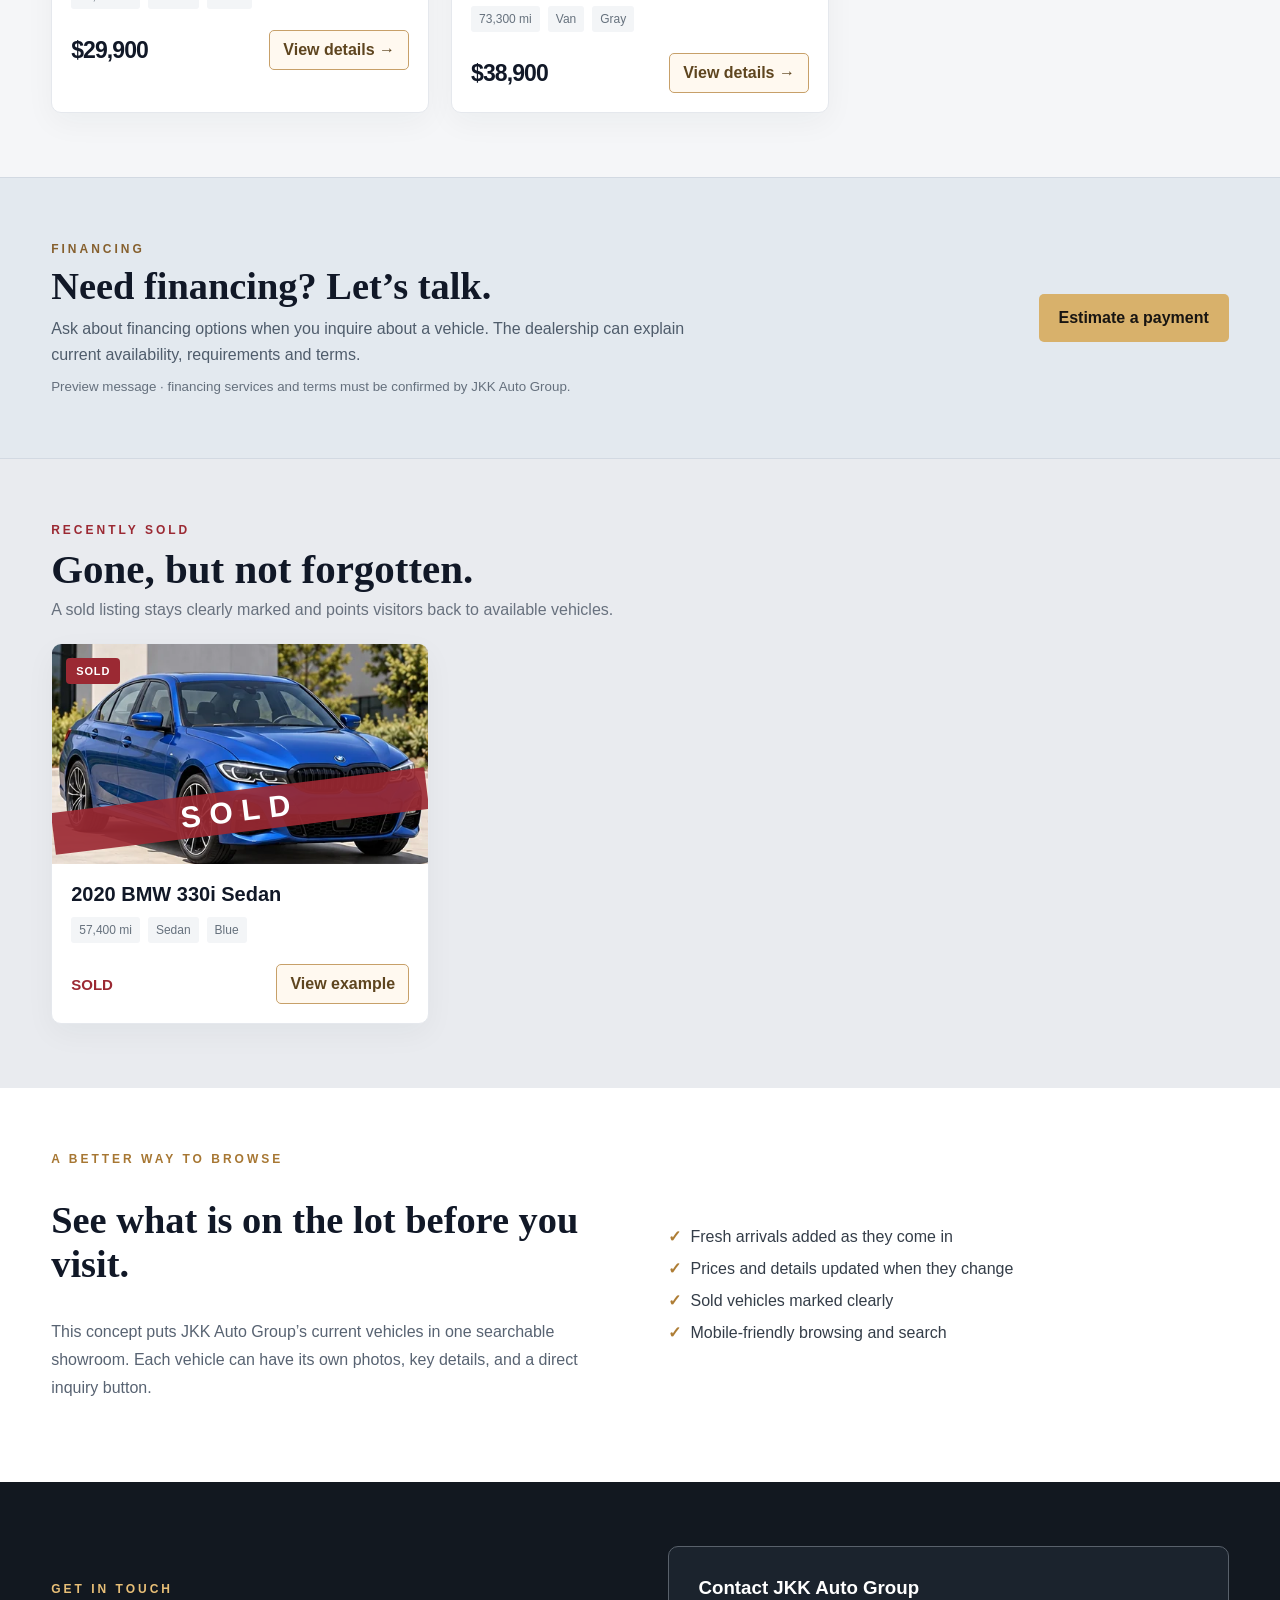
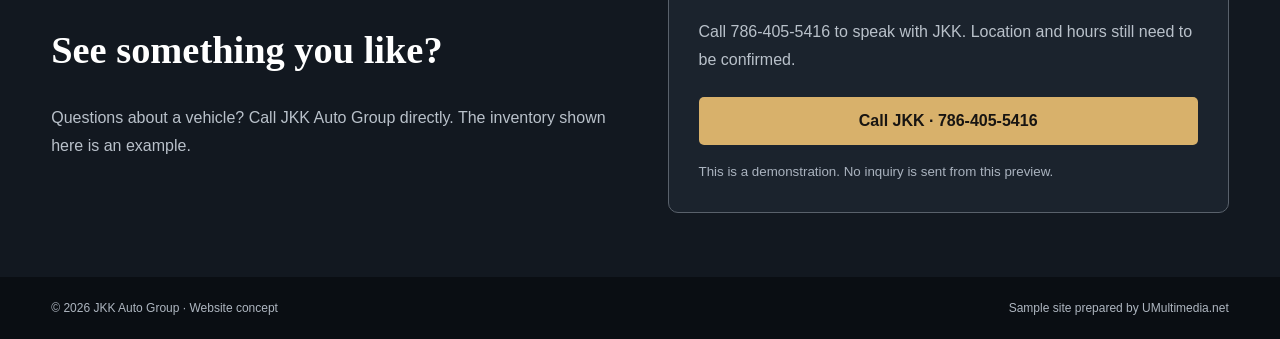
<file: jkk-motors/index.html>
<!doctype html>
<html lang="en">
<head>
  <meta charset="utf-8">
  <meta name="viewport" content="width=device-width,initial-scale=1">
  <meta name="robots" content="noindex,nofollow">
  <title>JKK Auto Group | Inventory Preview</title>
  <meta name="description" content="A private concept preview for JKK Auto Group's vehicle inventory website.">
  <style>
    :root{--ink:#111827;--muted:#68717e;--line:#e5e8ed;--gold:#d8b16b;--dark:#0d1118;--paper:#f5f6f8}
    *{box-sizing:border-box}html{scroll-behavior:smooth}body{margin:0;color:var(--ink);font-family:Inter,Arial,sans-serif;background:var(--paper)}button,input,select{font:inherit}button{cursor:pointer}a{color:inherit;text-decoration:none}.wrap{width:min(1200px,92vw);margin:auto}
    .demo{background:#c59a50;color:#17110a;text-align:center;padding:9px 14px;font-size:13px;font-weight:800;letter-spacing:.025em}.header{background:#10141b;color:#fff;border-bottom:1px solid #343941}.nav{min-height:84px;display:flex;align-items:center;justify-content:space-between;gap:24px}.identity{display:flex;align-items:center;gap:13px}.identity img{width:68px;height:68px;border-radius:50%;object-fit:cover}.identity strong{display:block;font:700 19px Georgia,serif;letter-spacing:.025em}.identity small{display:block;color:#b6bec7;font-size:11px;letter-spacing:.24em;margin-top:4px}.navlinks{display:flex;align-items:center;gap:28px;font-weight:700;font-size:13px}.navlinks a:hover{color:var(--gold)}.langToggle{background:transparent;border:1px solid #a3acb8;color:#fff;padding:10px 12px;border-radius:5px;font-weight:800;white-space:nowrap}.langToggle:hover{border-color:var(--gold);color:var(--gold)}.pill{background:var(--gold);color:#131313;padding:13px 19px;border-radius:5px;font-weight:800}.hero{background:radial-gradient(circle at 74% 50%,#303b49 0,#151c25 38%,#0c1016 80%);color:#fff;overflow:hidden}.heroInner{min-height:442px;display:grid;grid-template-columns:1fr 420px;align-items:center;gap:50px}.eyebrow{color:#e8bf77;font-size:12px;letter-spacing:.25em;font-weight:800}.hero h1{font:700 clamp(42px,5vw,72px)/1.03 Georgia,serif;letter-spacing:-.04em;margin:16px 0}.hero p{font-size:17px;line-height:1.65;color:#cad0d6;max-width:550px}.heroActions{display:flex;flex-wrap:wrap;gap:12px;margin-top:26px}.button{display:inline-flex;justify-content:center;align-items:center;min-height:48px;padding:12px 20px;background:var(--gold);color:#181512;border:0;border-radius:5px;font-weight:800}.button.ghost{background:transparent;color:#fff;border:1px solid #626a76}.heroMark{width:min(100%,380px);aspect-ratio:1;object-fit:cover;border-radius:50%;box-shadow:0 20px 80px #0008;justify-self:center}.heroNote{font-size:11px!important;color:#9ea8b4!important;margin-top:17px!important}.section{padding:64px 0}.sectionHead{display:flex;justify-content:space-between;align-items:end;gap:24px;margin-bottom:24px}.sectionHead h2{font:700 clamp(30px,3.2vw,42px) Georgia,serif;margin:8px 0}.sectionHead p{margin:0;color:var(--muted)}.count{font-weight:800;color:#72552b;font-size:13px}.filters{display:grid;grid-template-columns:2fr repeat(4,1fr) auto;gap:9px;padding:16px;background:#fff;border:1px solid var(--line);border-radius:10px;margin-bottom:22px;box-shadow:0 8px 25px #17243808}.filters input,.filters select{width:100%;min-width:0;height:46px;border:1px solid var(--line);background:#fafbfc;border-radius:5px;padding:0 12px;color:#262e39}.filters button{border:0;border-radius:5px;background:#151c25;color:#fff;padding:0 18px;font-weight:800}.grid{display:grid;grid-template-columns:repeat(3,1fr);gap:22px}.card{background:#fff;border:1px solid var(--line);border-radius:10px;overflow:hidden;box-shadow:0 10px 30px #1624370b}.photo{height:220px;background-image:url('assets/sample-vehicles.jpg');background-size:300% 200%;position:relative}.photo[data-photo="0"]{background-position:0 0}.photo[data-photo="1"]{background-position:50% 0}.photo[data-photo="2"]{background-position:100% 0}.photo[data-photo="3"]{background-position:0 100%}.photo[data-photo="4"]{background-position:50% 100%}.photo[data-photo="5"]{background-position:100% 100%}.tag{position:absolute;top:14px;left:14px;background:#fff;padding:7px 10px;border-radius:4px;font-size:11px;font-weight:900;letter-spacing:.08em}.tag.sold{background:#9b2933;color:#fff}.cardBody{padding:19px}.card h3{font-size:20px;margin:0 0 11px}.specs{display:flex;gap:8px;flex-wrap:wrap;color:#66717d;font-size:12px}.specs span{background:#f3f5f7;border-radius:3px;padding:6px 8px}.cardFoot{display:flex;align-items:center;justify-content:space-between;gap:9px;margin-top:21px}.price{font-size:23px;font-weight:850;letter-spacing:-.04em}.price.sold{font-size:15px;color:#9b2933;letter-spacing:0}.cardFoot button{border:1px solid #c7a069;background:#fff9f0;color:#5e451f;border-radius:5px;padding:10px 13px;font-weight:800}.empty{text-align:center;padding:40px;color:var(--muted);background:#fff;border-radius:8px}.soldSection{background:#e9ebef}.soldSection .grid{grid-template-columns:repeat(3,1fr)}.soldSection .photo:after{content:attr(data-sold-label);position:absolute;inset:auto 0 32px;background:#9b2933e8;color:#fff;text-align:center;font-size:30px;font-weight:900;letter-spacing:.3em;transform:rotate(-7deg);padding:4px}.split{display:grid;grid-template-columns:1fr 1fr;gap:55px;align-items:center}.about{background:#fff}.about h2,.contact h2{font:700 clamp(29px,3vw,42px) Georgia,serif}.about p,.contact p{color:#586372;line-height:1.75}.check{padding:0;list-style:none;line-height:2;color:#343d48}.check li:before{content:'✓';color:#ae7d35;margin-right:10px;font-weight:900}.contact{background:#121820;color:#fff}.contact p{color:#b9c1ca}.contactPanel{border:1px solid #59616b;border-radius:10px;padding:30px;background:#1b232d}.contactPanel h3{margin-top:0}.contactPanel .button{width:100%;margin:7px 0}.contactPanel small{display:block;color:#aab3bf;line-height:1.5;margin-top:10px}.footer{background:#0a0e13;color:#aeb6c0;padding:24px 0;font-size:12px}.footer .wrap{display:flex;justify-content:space-between;gap:15px}dialog{border:0;border-radius:12px;width:min(580px,94vw);padding:0;box-shadow:0 20px 100px #0008}dialog::backdrop{background:#0b1019bf}.modalPhoto{height:280px}.modalContent{padding:24px}.modalContent h2{font:700 29px Georgia,serif;margin:8px 0}.close{float:right;border:0;background:#eef0f3;border-radius:100%;width:33px;height:33px;font-size:20px}.modalContent p{line-height:1.6;color:#59616a}.modalContent .specs{margin:16px 0}.modalContent .button{margin-top:16px}.notice{font-size:12px;color:#78818c;margin-top:15px}.sr{position:absolute;clip:rect(0,0,0,0);width:1px;height:1px;overflow:hidden}
    .cardFoot a{border:1px solid #c7a069;background:#fff9f0;color:#5e451f;border-radius:5px;padding:10px 13px;font-weight:800;white-space:nowrap}.cardFoot a:hover,.cardFoot a:focus-visible{background:#f1dcbb}.photo{background-image:none!important;background-size:cover!important;background-position:center!important}.finance{background:#e3e9ef;border-block:1px solid #d2d9e2}.finance .wrap{display:flex;align-items:center;justify-content:space-between;gap:30px}.finance h2{font:700 clamp(28px,3vw,40px) Georgia,serif;margin:8px 0}.finance p{line-height:1.6;color:#4f5c6b;max-width:680px;margin:0}.finance .button{flex-shrink:0}.finance small{display:block;margin-top:12px;color:#65707d}
    @media(max-width:900px){.heroInner{grid-template-columns:1fr 270px;gap:20px}.filters{grid-template-columns:repeat(3,1fr)}.filters input{grid-column:span 2}.grid{grid-template-columns:repeat(2,1fr)}}@media(max-width:650px){.nav{min-height:73px}.identity img{width:52px;height:52px}.identity strong{font-size:15px}.navlinks a:not(.pill){display:none}.navlinks .pill{display:none}.langToggle{padding:9px 11px}.heroInner{grid-template-columns:1fr;min-height:0;padding:60px 0 45px}.heroMark{display:none}.filters{grid-template-columns:1fr 1fr}.filters input{grid-column:span 2}.filters button{min-height:44px}.grid,.soldSection .grid,.split{grid-template-columns:1fr}.section{padding:48px 0}.sectionHead{display:block}.photo{height:230px}.finance .wrap{display:block}.finance .button{margin-top:20px}.footer .wrap{display:block}.footer span{display:block;margin:5px 0}}
  </style>
  <link rel="stylesheet" href="site-additions.css">
</head>
<body>
  <div class="demo" data-i18n="demo">PRIVATE WEBSITE CONCEPT · ALL VEHICLES, PHOTOS, PRICES AND SPECS ARE FICTIONAL EXAMPLES</div>
  <header class="header"><div class="wrap nav"><a class="identity" href="#top"><img src="assets/jkk-logo.jpeg" alt="JKK Auto Group logo" data-i18n-alt="logoAlt"><span><strong>JKK AUTO GROUP</strong><small data-i18n="dealership">DEALERSHIP</small></span></a><nav class="navlinks" aria-label="Main navigation" data-i18n-aria="nav"><a href="#inventory" data-i18n="navInventory">Inventory</a><a href="#about" data-i18n="navAbout">About</a><a href="#sold" data-i18n="navSold">Recently sold</a><a class="pill" href="#contact" data-i18n="navContact">Contact us</a><button class="langToggle" id="langToggle" type="button" aria-label="Ver en español">ESPAÑOL</button></nav></div></header>
  <div class="quickStrip"><div class="wrap"><a id="calcLink" href="loan-calculator.html" data-i18n="calcStrip">Payment calculator</a><a href="tel:+17864055416" data-i18n="callStrip">Call JKK · 786-405-5416</a></div></div>
  <main id="top">
    <section class="hero"><div class="wrap heroInner"><div><div class="eyebrow" data-i18n="heroEyebrow">WELCOME TO JKK AUTO GROUP</div><h1 data-i18n="heroTitle">Your next vehicle<br>starts here.</h1><p data-i18n="heroCopy">Browse trucks, vans and cars in one easy place. Find something you like and reach out to our team for availability and details.</p><div class="heroActions"><a class="button" href="#inventory" data-i18n="heroBrowse">Explore inventory →</a><a class="button ghost" href="#contact" data-i18n="heroAsk">Ask about a vehicle</a></div><p class="heroNote" data-i18n="heroNote">Preview concept · actual dealership inventory and contact information to be supplied.</p></div><img class="heroMark" src="assets/jkk-logo.jpeg" alt="JKK Auto Group's existing circular dealership logo" data-i18n-alt="heroLogoAlt"></div></section>
    <section class="section" id="inventory"><div class="wrap"><div class="sectionHead"><div><div class="eyebrow" style="color:#a77733" data-i18n="lotEyebrow">THE LOT</div><h2 data-i18n="inventoryTitle">Available inventory</h2><p data-i18n="inventoryCopy">Search or narrow down the vehicles shown in this concept.</p></div><div class="count" id="count"></div></div><div class="filters" role="search" aria-label="Vehicle filters" data-i18n-aria="filters"><label class="sr" for="query" data-i18n="searchLabel">Search vehicles</label><input id="query" type="search" placeholder="Search make, model, or keyword…"><label class="sr" for="make" data-i18n="makeLabel">Make</label><select id="make"><option value="" data-i18n="allMakes">All makes</option></select><label class="sr" for="type" data-i18n="typeLabel">Vehicle type</label><select id="type"><option value="" data-i18n="allTypes">All types</option><option value="Truck" data-i18n="truck">Truck</option><option value="Van" data-i18n="van">Van</option><option value="Sedan" data-i18n="sedan">Sedan</option></select><label class="sr" for="maxPrice" data-i18n="maxPriceLabel">Maximum price</label><select id="maxPrice"><option value="" data-i18n="anyPrice">Any price</option><option value="20000" data-i18n="under20">Under $20,000</option><option value="30000" data-i18n="under30">Under $30,000</option><option value="40000" data-i18n="under40">Under $40,000</option></select><label class="sr" for="sort" data-i18n="sortLabel">Sort vehicles</label><select id="sort"><option value="newest" data-i18n="newest">Newest year</option><option value="priceLow" data-i18n="priceLow">Price: low to high</option><option value="priceHigh" data-i18n="priceHigh">Price: high to low</option></select><button id="clear" type="button" data-i18n="clear">Clear</button></div><div class="grid" id="inventoryGrid"></div><div class="empty" id="empty" hidden data-i18n="empty">No vehicles match those filters. Try clearing your search.</div></div></section>
    <section class="section finance" id="financing"><div class="wrap"><div><div class="eyebrow" style="color:#86602e" data-i18n="financeEyebrow">FINANCING</div><h2 data-i18n="financeTitle">Need financing? Let's talk.</h2><p data-i18n="financeCopy">Ask about financing options when you inquire about a vehicle. The dealership can explain current availability, requirements and terms.</p><small data-i18n="financeNote">Preview message · financing services and terms must be confirmed by JKK Auto Group.</small></div><a class="button" id="financeCalc" href="loan-calculator.html" data-i18n="financeAction">Ask about financing</a></div></section>
    <section class="section soldSection" id="sold"><div class="wrap"><div class="sectionHead"><div><div class="eyebrow" style="color:#9b2933" data-i18n="soldEyebrow">RECENTLY SOLD</div><h2 data-i18n="soldTitle">Gone, but not forgotten.</h2><p data-i18n="soldCopy">A sold listing stays clearly marked and points visitors back to available vehicles.</p></div></div><div class="grid" id="soldGrid"></div></div></section>
    <section class="section about" id="about"><div class="wrap split"><div><div class="eyebrow" style="color:#a77733" data-i18n="aboutEyebrow">A BETTER WAY TO BROWSE</div><h2 data-i18n="aboutTitle">See what is on the lot before you visit.</h2><p data-i18n="aboutCopy">This concept puts JKK Auto Group’s current vehicles in one searchable showroom. Each vehicle can have its own photos, key details, and a direct inquiry button.</p></div><ul class="check"><li data-i18n="aboutOne">Fresh arrivals added as they come in</li><li data-i18n="aboutTwo">Prices and details updated when they change</li><li data-i18n="aboutThree">Sold vehicles marked clearly</li><li data-i18n="aboutFour">Mobile-friendly browsing and search</li></ul></div></section>
    <section class="section contact" id="contact"><div class="wrap split"><div><div class="eyebrow" data-i18n="contactEyebrow">GET IN TOUCH</div><h2 data-i18n="contactTitle">See something you like?</h2><p data-i18n="contactCopy">In the finished website, customers could call, message the dealership on WhatsApp, or request a test drive directly from a vehicle page.</p></div><div class="contactPanel"><h3 data-i18n="contactPanelTitle">Contact JKK Auto Group</h3><p data-i18n="contactPanelCopy">Interested in a vehicle? Contact options will be connected after JKK confirms its business phone, location and hours.</p><a class="button" href="tel:+17864055416" data-i18n="contactCall">Call JKK · 786-405-5416</a><small data-i18n="contactDemo">This is a demonstration. No inquiry is sent from this preview.</small></div></div></section>
  </main>
  <footer class="footer"><div class="wrap"><span data-i18n="footerOne">© 2026 JKK Auto Group · Website concept</span><span><span data-i18n="footerTwo">Sample site prepared by </span><a href="https://umultimedia.net/">UMultimedia.net</a></span></div></footer>
  <script>
    const cars=[
      {id:1,year:2022,make:'Ford',model:'F-150 XLT',type:'Truck',price:32900,miles:46200,photo:0,slug:'ford-f150',color:'Silver',status:'available'},
      {id:2,year:2021,make:'Ford',model:'Transit 250 Cargo',type:'Van',price:28900,miles:61800,photo:1,slug:'ford-transit',color:'White',status:'available'},
      {id:3,year:2020,make:'Mercedes-Benz',model:'Sprinter Passenger',type:'Van',price:38900,miles:73300,photo:2,slug:'mercedes-sprinter',color:'Gray',status:'available'},
      {id:4,year:2022,make:'Honda',model:'Civic Sedan',type:'Sedan',price:21900,miles:35300,photo:3,slug:'honda-civic',color:'White',status:'available'},
      {id:5,year:2021,make:'Lexus',model:'ES 350',type:'Sedan',price:29900,miles:49500,photo:4,slug:'lexus-es350',color:'Black',status:'available'},
      {id:6,year:2020,make:'BMW',model:'330i Sedan',type:'Sedan',price:26900,miles:57400,photo:5,slug:'bmw-330i',color:'Blue',status:'sold'}
    ];
    const $=id=>document.getElementById(id), money=n=>'$'+n.toLocaleString('en-US');
    const translations={
      en:{demo:'PRIVATE WEBSITE CONCEPT · ALL VEHICLES, PHOTOS, PRICES AND SPECS ARE FICTIONAL EXAMPLES',dealership:'DEALERSHIP',logoAlt:'JKK Auto Group logo',heroLogoAlt:'JKK Auto Group’s existing circular dealership logo',navInventory:'Inventory',navAbout:'About',navSold:'Recently sold',navContact:'Contact us',nav:'Main navigation',filters:'Vehicle filters',close:'Close details',heroEyebrow:'WELCOME TO JKK AUTO GROUP',heroTitle:'Your next vehicle<br>starts here.',heroCopy:'Browse trucks, vans and cars in one easy place. Find something you like and reach out to our team for availability and details.',heroBrowse:'Explore inventory →',heroAsk:'Ask about a vehicle',heroNote:'Preview concept · actual dealership inventory, location and hours to be supplied.',lotEyebrow:'THE LOT',inventoryTitle:'Available inventory',inventoryCopy:'Search or narrow down the vehicles shown in this concept.',searchLabel:'Search vehicles',searchPlaceholder:'Search make, model, or keyword…',makeLabel:'Make',allMakes:'All makes',typeLabel:'Vehicle type',allTypes:'All types',truck:'Truck',van:'Van',sedan:'Sedan',maxPriceLabel:'Maximum price',anyPrice:'Any price',under20:'Under $20,000',under30:'Under $30,000',under40:'Under $40,000',sortLabel:'Sort vehicles',newest:'Newest year',priceLow:'Price: low to high',priceHigh:'Price: high to low',clear:'Clear',empty:'No vehicles match those filters. Try clearing your search.',soldEyebrow:'RECENTLY SOLD',soldTitle:'Gone, but not forgotten.',soldCopy:'A sold listing stays clearly marked and points visitors back to available vehicles.',aboutEyebrow:'A BETTER WAY TO BROWSE',aboutTitle:'See what is on the lot before you visit.',aboutCopy:'This concept puts JKK Auto Group’s current vehicles in one searchable showroom. Each vehicle can have its own photos, key details, and a direct inquiry button.',aboutOne:'Fresh arrivals added as they come in',aboutTwo:'Prices and details updated when they change',aboutThree:'Sold vehicles marked clearly',aboutFour:'Mobile-friendly browsing and search',contactEyebrow:'GET IN TOUCH',contactTitle:'See something you like?',contactCopy:'Questions about a vehicle? Call JKK Auto Group directly. The inventory shown here is an example.',contactPanelTitle:'Contact JKK Auto Group',contactPanelCopy:'Call 786-405-5416 to speak with JKK. Location and hours still need to be confirmed.',contactBrowse:'Browse available vehicles',contactDemo:'This is a demonstration. No inquiry is sent from this preview.',footerOne:'© 2026 JKK Auto Group · Website concept',footerTwo:'Sample site prepared by ',modalAction:'See available vehicles',modalNotice:'Sample listing only. Confirm details with the dealership.',sample:'SAMPLE VEHICLE',sold:'SOLD',view:'View details →',viewSold:'View example',financeEyebrow:'FINANCING',financeTitle:'Need financing? Let’s talk.',financeCopy:'Ask about financing options when you inquire about a vehicle. The dealership can explain current availability, requirements and terms.',financeNote:'Preview message · financing services and terms must be confirmed by JKK Auto Group.',financeAction:'Estimate a payment',calcStrip:'Payment calculator',callStrip:'Call JKK · 786-405-5416',contactCall:'Call JKK · 786-405-5416',count:n=>`${n} sample vehicle${n===1?'':'s'}`,miles:n=>`${n.toLocaleString('en-US')} mi`,soldModal:'This example vehicle has sold. Browse the available selection or ask the dealership to find a similar one.',availableModal:'This is a fictional sample listing. A live listing would show actual photos, verified specifications, price, and a direct way to contact the dealership.',photo:c=>`Illustrative image of a ${c.color} ${c.make} ${c.model}`,typeNames:{Truck:'Truck',Van:'Van',Sedan:'Sedan'},colors:{Silver:'Silver',White:'White',Gray:'Gray',Black:'Black',Blue:'Blue'}},
      es:{demo:'CONCEPTO DE SITIO WEB · TODOS LOS VEHÍCULOS, FOTOS, PRECIOS Y DATOS SON EJEMPLOS FICTICIOS',dealership:'CONCESIONARIO',logoAlt:'Logotipo de JKK Auto Group',heroLogoAlt:'Logotipo circular actual de JKK Auto Group',navInventory:'Inventario',navAbout:'Nosotros',navSold:'Vendidos',navContact:'Contáctanos',nav:'Navegación principal',filters:'Filtros de vehículos',close:'Cerrar detalles',heroEyebrow:'BIENVENIDO A JKK AUTO GROUP',heroTitle:'Tu próximo vehículo<br>empieza aquí.',heroCopy:'Explora camionetas, vans y autos en un solo lugar. Si encuentras algo que te guste, comunícate con nuestro equipo para consultar disponibilidad y detalles.',heroBrowse:'Ver inventario →',heroAsk:'Pregunta por un vehículo',heroNote:'Concepto de muestra · faltan el inventario real, la dirección y el horario del concesionario.',lotEyebrow:'INVENTARIO',inventoryTitle:'Vehículos disponibles',inventoryCopy:'Busca o filtra los vehículos de esta demostración.',searchLabel:'Buscar vehículos',searchPlaceholder:'Busca por marca, modelo o palabra clave…',makeLabel:'Marca',allMakes:'Todas las marcas',typeLabel:'Tipo de vehículo',allTypes:'Todos los tipos',truck:'Camioneta',van:'Van',sedan:'Sedán',maxPriceLabel:'Precio máximo',anyPrice:'Cualquier precio',under20:'Menos de $20,000',under30:'Menos de $30,000',under40:'Menos de $40,000',sortLabel:'Ordenar vehículos',newest:'Año más reciente',priceLow:'Precio: menor a mayor',priceHigh:'Precio: mayor a menor',clear:'Borrar filtros',empty:'Ningún vehículo coincide con esos filtros. Prueba borrando la búsqueda.',soldEyebrow:'VENDIDOS RECIENTEMENTE',soldTitle:'Ya se vendieron, pero dejaron huella.',soldCopy:'Los vehículos vendidos se marcan claramente y enlazan al inventario disponible.',aboutEyebrow:'UNA MEJOR FORMA DE BUSCAR',aboutTitle:'Mira el inventario antes de visitar.',aboutCopy:'Este concepto reúne los vehículos de JKK Auto Group en una sala de exhibición fácil de explorar. Cada vehículo puede tener fotos, detalles importantes y una forma directa de consultar.',aboutOne:'Nuevas unidades agregadas al llegar',aboutTwo:'Precios y detalles actualizados cuando cambian',aboutThree:'Vehículos vendidos claramente identificados',aboutFour:'Búsqueda fácil desde el celular',contactEyebrow:'COMUNÍCATE CON NOSOTROS',contactTitle:'¿Viste algo que te gusta?',contactCopy:'¿Tienes preguntas sobre un vehículo? Llama directamente a JKK Auto Group. Este inventario es un ejemplo.',contactPanelTitle:'Contacta a JKK Auto Group',contactPanelCopy:'Llama al 786-405-5416 para hablar con JKK. Todavía falta confirmar la dirección y el horario.',contactBrowse:'Ver vehículos disponibles',contactDemo:'Esta es una demostración. No se envían consultas desde esta página.',footerOne:'© 2026 JKK Auto Group · Concepto de sitio web',footerTwo:'Sitio de muestra preparado por ',modalAction:'Ver vehículos disponibles',modalNotice:'Vehículo de muestra. Confirma los detalles con el concesionario.',sample:'VEHÍCULO DE MUESTRA',sold:'VENDIDO',view:'Ver detalles →',viewSold:'Ver ejemplo',financeEyebrow:'FINANCIAMIENTO',financeTitle:'¿Necesitas financiamiento? Hablemos.',financeCopy:'Pregunta por opciones de financiamiento al consultar un vehículo. El concesionario podrá explicar disponibilidad, requisitos y términos vigentes.',financeNote:'Texto de muestra · JKK Auto Group debe confirmar el servicio y los términos de financiamiento.',financeAction:'Calcular un pago',calcStrip:'Calculadora de pagos',callStrip:'Llama a JKK · 786-405-5416',contactCall:'Llama a JKK · 786-405-5416',count:n=>`${n} vehículo${n===1?'':'s'} de muestra`,miles:n=>`${n.toLocaleString('es-US')} millas`,soldModal:'Este vehículo de muestra ya se vendió. Explora las opciones disponibles o pide al concesionario que encuentre uno similar.',availableModal:'Este es un anuncio ficticio de muestra. Un anuncio real incluiría fotos auténticas, datos verificados, precio y una forma directa de contactar al concesionario.',photo:c=>`Imagen ilustrativa de un ${c.make} ${c.model} de color ${translations.es.colors[c.color]}`,typeNames:{Truck:'Camioneta',Van:'Van',Sedan:'Sedán'},colors:{Silver:'plateado',White:'blanco',Gray:'gris',Black:'negro',Blue:'azul'}}
    };
    let lang='en';const t=()=>translations[lang];
    const make=$('make');[...new Set(cars.map(c=>c.make))].sort().forEach(m=>make.add(new Option(m,m)));
    function specs(c){return `<span>${t().miles(c.miles)}</span><span>${t().typeNames[c.type]}</span><span>${t().colors[c.color]}</span>`}
    function card(c){const href=`vehicles/${c.slug}.html${lang==='es'?'?lang=es':''}`;return `<article class="card"><a href="${href}" aria-label="${t().view} ${c.year} ${c.make} ${c.model}"><div class="photo" style="background-image:url('assets/vehicles/${c.slug}-front.webp')!important" data-sold-label="${t().sold}" role="img" aria-label="${t().photo(c)}"><span class="tag ${c.status==='sold'?'sold':''}">${c.status==='sold'?t().sold:t().sample}</span></div></a><div class="cardBody"><h3>${c.year} ${c.make} ${c.model}</h3><div class="specs">${specs(c)}</div><div class="cardFoot"><strong class="price ${c.status==='sold'?'sold':''}">${c.status==='sold'?t().sold:money(c.price)}</strong><a href="${href}">${c.status==='sold'?t().viewSold:t().view}</a></div></div></article>`}
    function render(){const q=$('query').value.trim().toLocaleLowerCase(),m=make.value,type=$('type').value,p=Number($('maxPrice').value),sort=$('sort').value;let visible=cars.filter(c=>c.status==='available'&&(!q||`${c.year} ${c.make} ${c.model} ${c.type} ${c.color} ${t().typeNames[c.type]} ${t().colors[c.color]}`.toLocaleLowerCase().includes(q))&&(!m||c.make===m)&&(!type||c.type===type)&&(!p||c.price<=p));visible.sort((a,b)=>sort==='priceLow'?a.price-b.price:sort==='priceHigh'?b.price-a.price:b.year-a.year);$('inventoryGrid').innerHTML=visible.map(card).join('');$('soldGrid').innerHTML=cars.filter(c=>c.status==='sold').map(card).join('');$('count').textContent=t().count(visible.length);$('empty').hidden=!!visible.length}
    function setLanguage(next){lang=next;document.documentElement.lang=lang;document.title=lang==='es'?'JKK Auto Group | Vista previa del inventario':'JKK Auto Group | Inventory Preview';document.querySelector('meta[name="description"]').content=lang==='es'?'Vista previa del sitio web de inventario de JKK Auto Group.':'A private concept preview for JKK Auto Group\'s vehicle inventory website.';document.querySelectorAll('[data-i18n]').forEach(el=>{const value=t()[el.dataset.i18n];if(el.dataset.i18n==='heroTitle')el.innerHTML=value;else el.textContent=value});document.querySelectorAll('[data-i18n-aria]').forEach(el=>el.setAttribute('aria-label',t()[el.dataset.i18nAria]));document.querySelectorAll('[data-i18n-alt]').forEach(el=>el.alt=t()[el.dataset.i18nAlt]);$('query').placeholder=t().searchPlaceholder;$('langToggle').textContent=lang==='es'?'ENGLISH':'ESPAÑOL';$('langToggle').setAttribute('aria-label',lang==='es'?'View in English':'Ver en español');$('calcLink').href=`loan-calculator.html${lang==='es'?'?lang=es':''}`;$('financeCalc').href=$('calcLink').href;render();}
    ['query','make','type','maxPrice','sort'].forEach(id=>$(id).addEventListener(id==='query'?'input':'change',render));$('clear').addEventListener('click',()=>{['query','make','type','maxPrice'].forEach(id=>$(id).value='');$('sort').value='newest';render()});$('langToggle').addEventListener('click',()=>setLanguage(lang==='en'?'es':'en'));
    setLanguage(new URLSearchParams(location.search).get('lang')==='es'?'es':'en');
  </script>
</body>
</html>
</file>
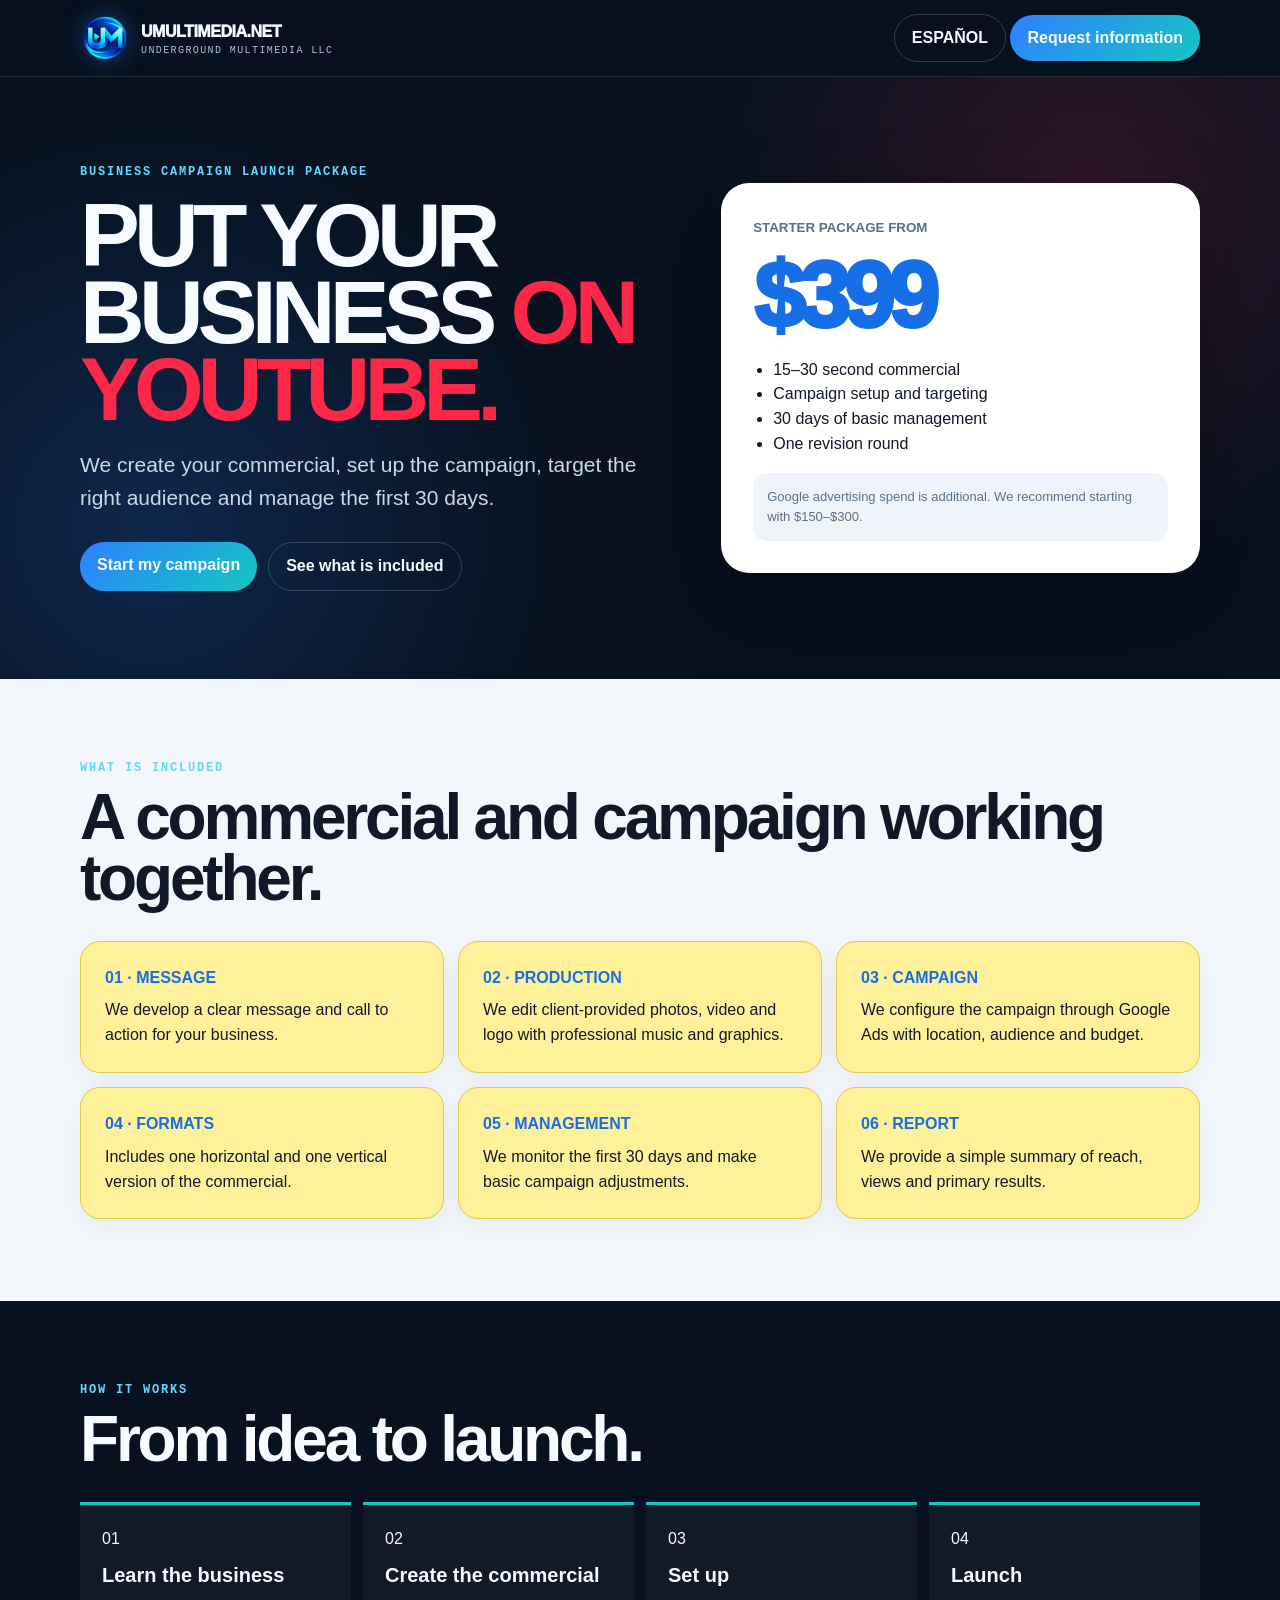
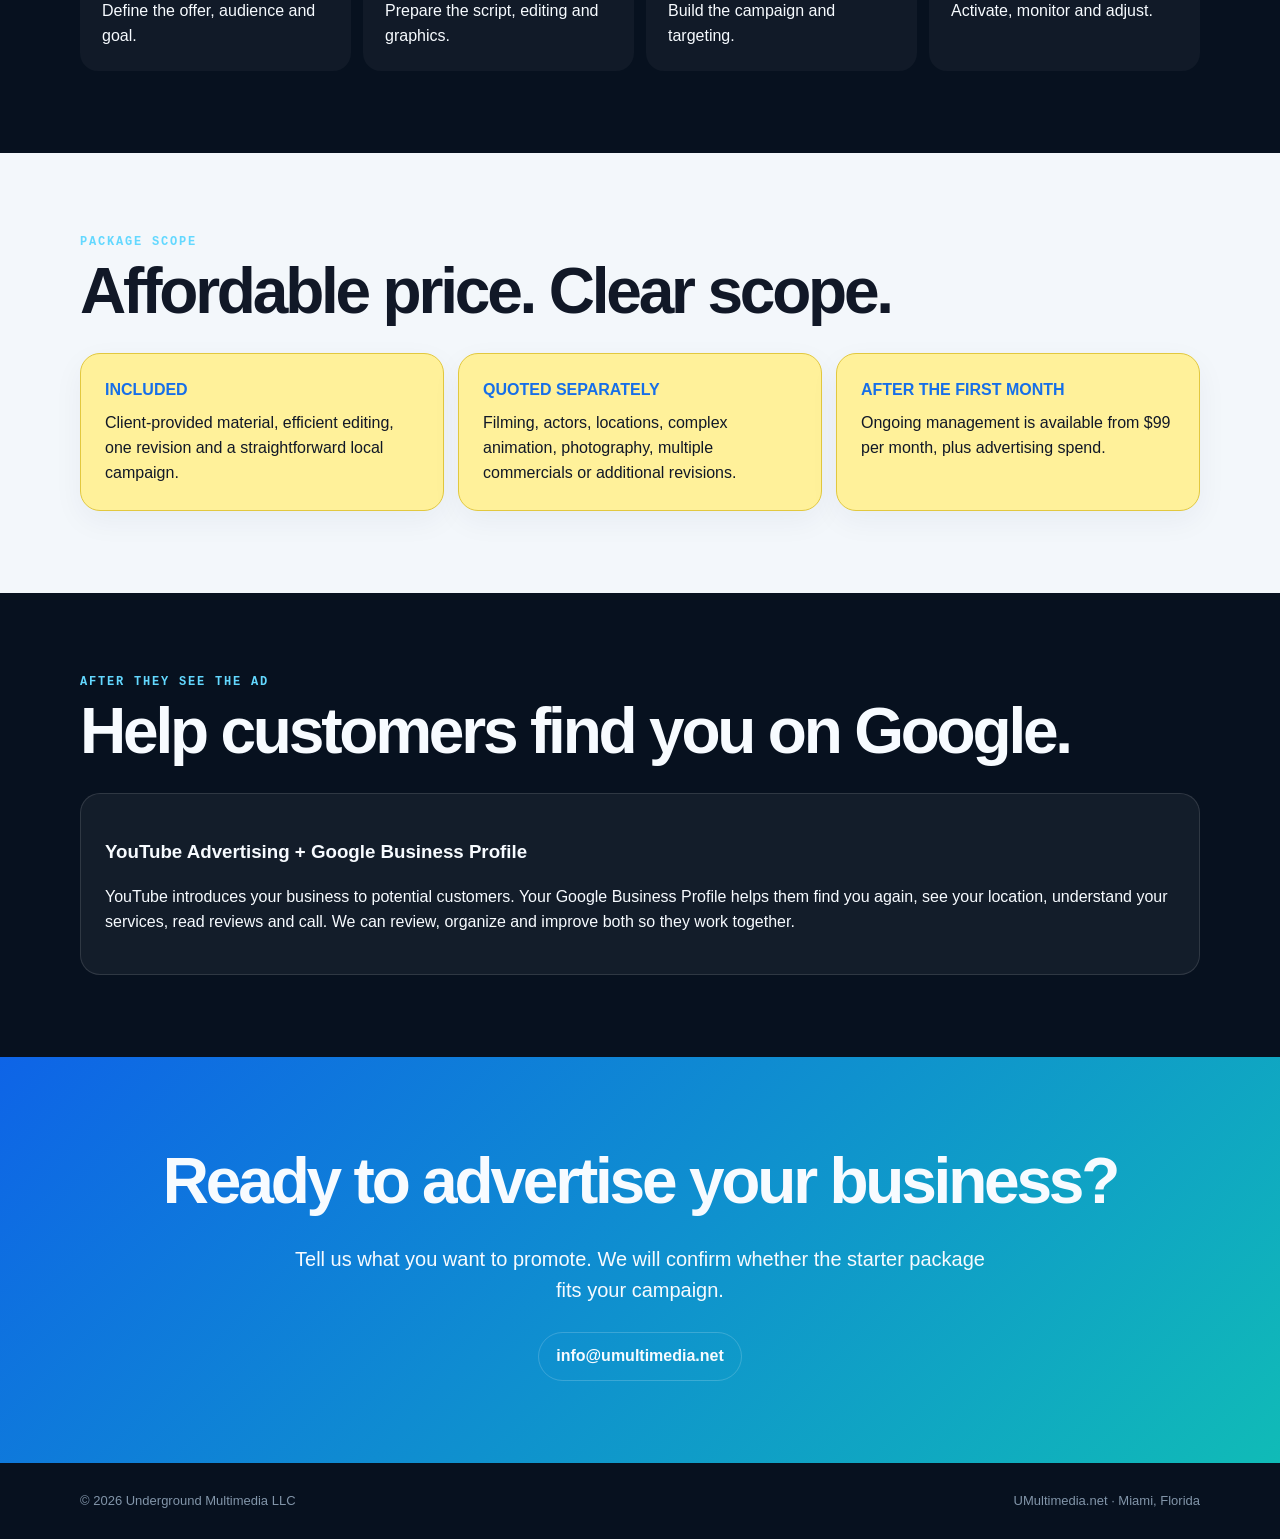
<file: youtube-advertising/index.html>
<!doctype html><html lang="en"><head><meta charset="utf-8"><meta name="viewport" content="width=device-width,initial-scale=1"><title>YouTube Advertising for Small Business | UMultimedia</title><meta name="description" content="Professional commercial, campaign setup, local targeting and 30 days of management starting at $399."><meta name="robots" content="index,follow,max-image-preview:large"><link rel="canonical" href="https://umultimedia.net/youtube-advertising/"><link rel="alternate" hreflang="en" href="https://umultimedia.net/youtube-advertising/"><link rel="alternate" hreflang="es" href="https://umultimedia.net/es/publicidad-en-youtube/"><link rel="alternate" hreflang="x-default" href="https://umultimedia.net/youtube-advertising/"><style>:root{--navy:#07111f;--blue:#2f80ff;--teal:#14c7c3;--red:#ff2748;--white:#f7fbff;--muted:#aec0d2;--paper:#f3f7fb;--ink:#111827}*{box-sizing:border-box}body{margin:0;font-family:Inter,Arial,sans-serif;background:var(--navy);color:var(--white);line-height:1.55}a{color:inherit;text-decoration:none}.wrap{width:min(1120px,92vw);margin:auto}.nav{border-bottom:1px solid rgba(255,255,255,.12);background:rgba(7,17,31,.96);position:sticky;top:0;z-index:20}.navin{min-height:76px;display:flex;justify-content:space-between;align-items:center;gap:18px}.brand{display:flex;align-items:center;gap:11px;font-weight:950;letter-spacing:-.03em}.brand img{width:50px;height:50px;border-radius:50%;object-fit:contain;filter:drop-shadow(0 0 12px rgba(47,128,255,.4))}.brand small{display:block;color:var(--muted);font:10px monospace;letter-spacing:.14em}.pill{display:inline-block;padding:11px 17px;border-radius:999px;border:1px solid rgba(255,255,255,.18);font-weight:850}.primary{background:linear-gradient(135deg,var(--blue),var(--teal));border:0}.hero{padding:88px 0;background:radial-gradient(circle at 85% 20%,rgba(255,39,72,.16),transparent 32%),radial-gradient(circle at 12% 75%,rgba(47,128,255,.2),transparent 34%)}.heroGrid{display:grid;grid-template-columns:1.1fr .9fr;gap:56px;align-items:center}.eyebrow{font:800 12px monospace;letter-spacing:.15em;color:#63d8ff}.hero h1{font-size:clamp(54px,7vw,94px);line-height:.86;letter-spacing:-.065em;margin:18px 0}.hero h1 span{color:var(--red)}.lead{font-size:21px;color:#cbd9e7;max-width:700px}.buttons{display:flex;gap:11px;flex-wrap:wrap;margin-top:28px}.priceCard{background:#fff;color:var(--ink);padding:32px;border-radius:28px;box-shadow:0 32px 80px rgba(0,0,0,.34)}.priceCard small{color:#54708a;font-weight:800}.price{font-size:92px;line-height:1;font-weight:1000;letter-spacing:-.07em;color:#176fe8;margin:10px 0}.priceCard ul{padding-left:20px}.note{font-size:13px;color:#5c7186;background:#eef4fa;border-radius:14px;padding:14px}.section{padding:82px 0}.light{background:var(--paper);color:var(--ink)}h2{font-size:clamp(40px,5vw,70px);line-height:.95;letter-spacing:-.05em;margin:12px 0 32px}.grid{display:grid;grid-template-columns:repeat(3,1fr);gap:14px}.card{background:#fff19a;border:1px solid #e2c83f;border-radius:20px;padding:24px;box-shadow:0 10px 30px rgba(20,45,80,.05)}.card b{display:block;color:#176fe8;margin-bottom:8px}.darkCard{background:rgba(255,255,255,.05);border:1px solid rgba(255,255,255,.12);border-radius:20px;padding:24px}.steps{display:grid;grid-template-columns:repeat(4,1fr);gap:12px}.step{padding:22px;border-top:3px solid var(--teal);background:rgba(255,255,255,.04);border-radius:0 0 18px 18px}.step strong{display:block;font-size:20px;margin:8px 0}.cta{background:linear-gradient(135deg,#0e64e7,#10bbb7);text-align:center}.cta p{font-size:20px;max-width:700px;margin:0 auto 26px}.footer{padding:28px 0;color:#8295a9;font-size:13px}.footerin{display:flex;justify-content:space-between;gap:20px;flex-wrap:wrap}@media(max-width:800px){.heroGrid,.grid,.steps{grid-template-columns:1fr}.hero{padding:58px 0}.price{font-size:78px}}</style></head><body><header class="nav"><div class="wrap navin"><a class="brand" href="../../index.html"><img src="../assets/umultimedia-logo.png" alt="UMultimedia logo"><span>UMULTIMEDIA.NET<small>UNDERGROUND MULTIMEDIA LLC</small></span></a><div><a class="pill" href="../es/publicidad-en-youtube/">ESPAÑOL</a> <a class="pill primary" href="#contact">Request information</a></div></div></header><main><section class="hero"><div class="wrap heroGrid"><div><div class="eyebrow">BUSINESS CAMPAIGN LAUNCH PACKAGE</div><h1>PUT YOUR BUSINESS <span>ON YOUTUBE.</span></h1><p class="lead">We create your commercial, set up the campaign, target the right audience and manage the first 30 days.</p><div class="buttons"><a class="pill primary" href="#contact">Start my campaign</a><a class="pill" href="#included">See what is included</a></div></div><aside class="priceCard"><small>STARTER PACKAGE FROM</small><div class="price">$399</div><ul><li>15–30 second commercial</li><li>Campaign setup and targeting</li><li>30 days of basic management</li><li>One revision round</li></ul><div class="note">Google advertising spend is additional. We recommend starting with $150–$300.</div></aside></div></section><section class="section light" id="included"><div class="wrap"><div class="eyebrow">WHAT IS INCLUDED</div><h2>A commercial and campaign working together.</h2><div class="grid"><div class="card"><b>01 · MESSAGE</b>We develop a clear message and call to action for your business.</div><div class="card"><b>02 · PRODUCTION</b>We edit client-provided photos, video and logo with professional music and graphics.</div><div class="card"><b>03 · CAMPAIGN</b>We configure the campaign through Google Ads with location, audience and budget.</div><div class="card"><b>04 · FORMATS</b>Includes one horizontal and one vertical version of the commercial.</div><div class="card"><b>05 · MANAGEMENT</b>We monitor the first 30 days and make basic campaign adjustments.</div><div class="card"><b>06 · REPORT</b>We provide a simple summary of reach, views and primary results.</div></div></div></section><section class="section"><div class="wrap"><div class="eyebrow">HOW IT WORKS</div><h2>From idea to launch.</h2><div class="steps"><div class="step">01<strong>Learn the business</strong>Define the offer, audience and goal.</div><div class="step">02<strong>Create the commercial</strong>Prepare the script, editing and graphics.</div><div class="step">03<strong>Set up</strong>Build the campaign and targeting.</div><div class="step">04<strong>Launch</strong>Activate, monitor and adjust.</div></div></div></section><section class="section light"><div class="wrap"><div class="eyebrow">PACKAGE SCOPE</div><h2>Affordable price. Clear scope.</h2><div class="grid"><div class="card"><b>INCLUDED</b>Client-provided material, efficient editing, one revision and a straightforward local campaign.</div><div class="card"><b>QUOTED SEPARATELY</b>Filming, actors, locations, complex animation, photography, multiple commercials or additional revisions.</div><div class="card"><b>AFTER THE FIRST MONTH</b>Ongoing management is available from $99 per month, plus advertising spend.</div></div></div></section><section class="section"><div class="wrap"><div class="eyebrow">AFTER THEY SEE THE AD</div><h2>Help customers find you on Google.</h2><div class="darkCard"><h3>YouTube Advertising + Google Business Profile</h3><p>YouTube introduces your business to potential customers. Your Google Business Profile helps them find you again, see your location, understand your services, read reviews and call. We can review, organize and improve both so they work together.</p></div></div></section><section class="section cta" id="contact"><div class="wrap"><h2>Ready to advertise your business?</h2><p>Tell us what you want to promote. We will confirm whether the starter package fits your campaign.</p><a class="pill" href="mailto:info@umultimedia.net?subject=YouTube%20Starter%20Campaign">info@umultimedia.net</a></div></section></main><footer class="footer"><div class="wrap footerin"><span>© 2026 Underground Multimedia LLC</span><span>UMultimedia.net · Miami, Florida</span></div></footer></body></html>
</file>
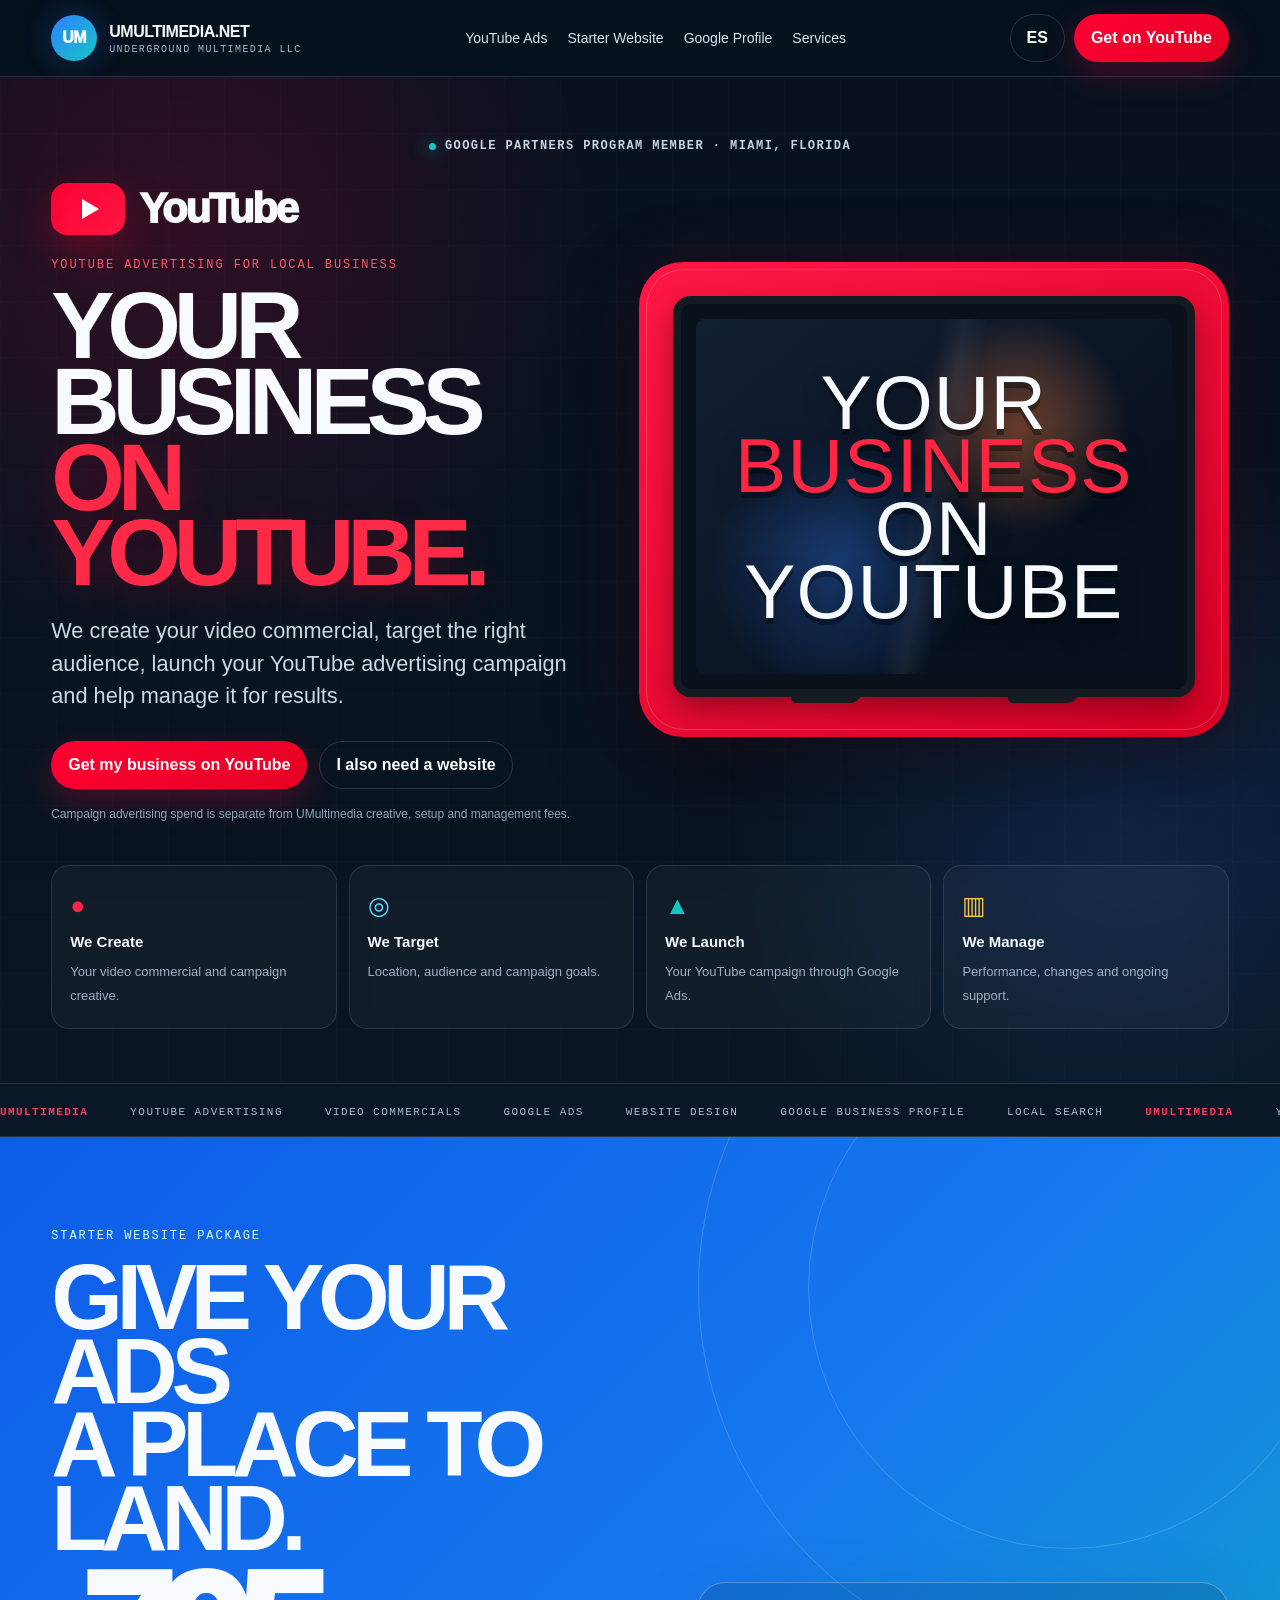
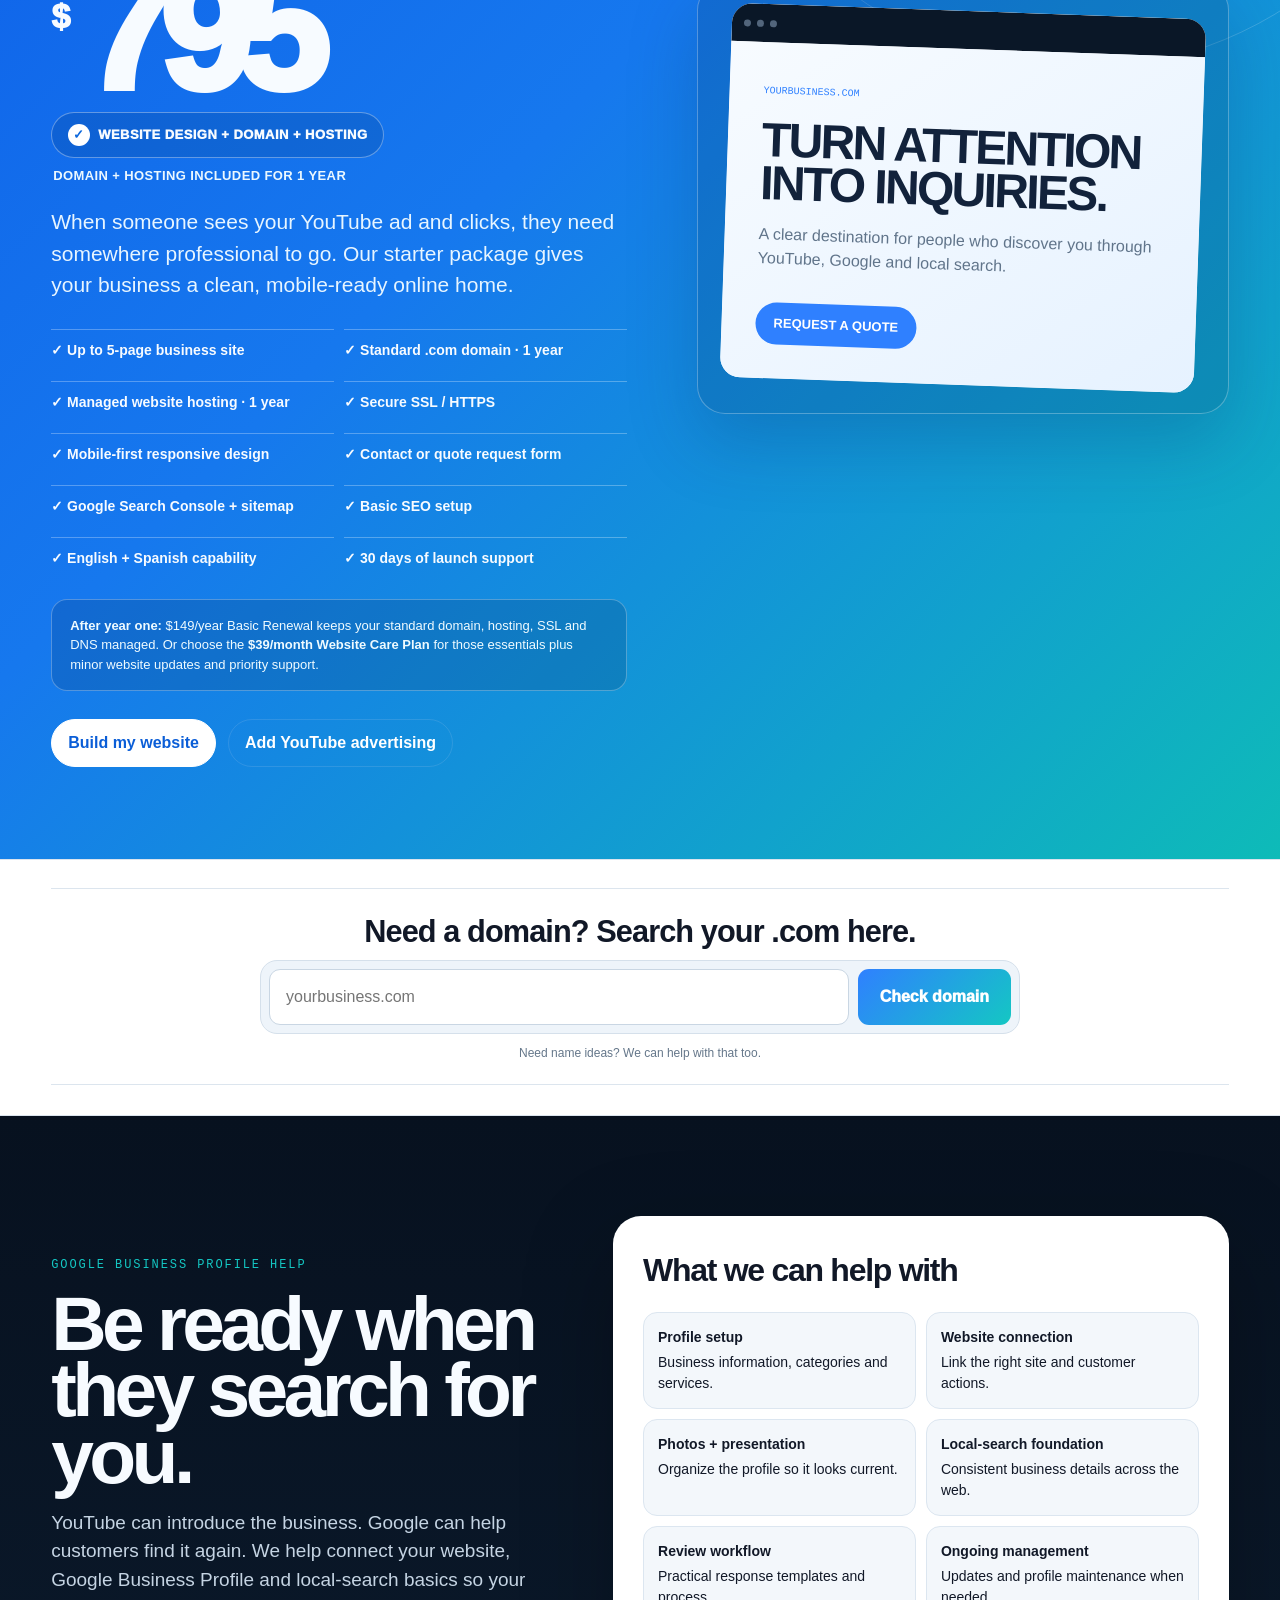
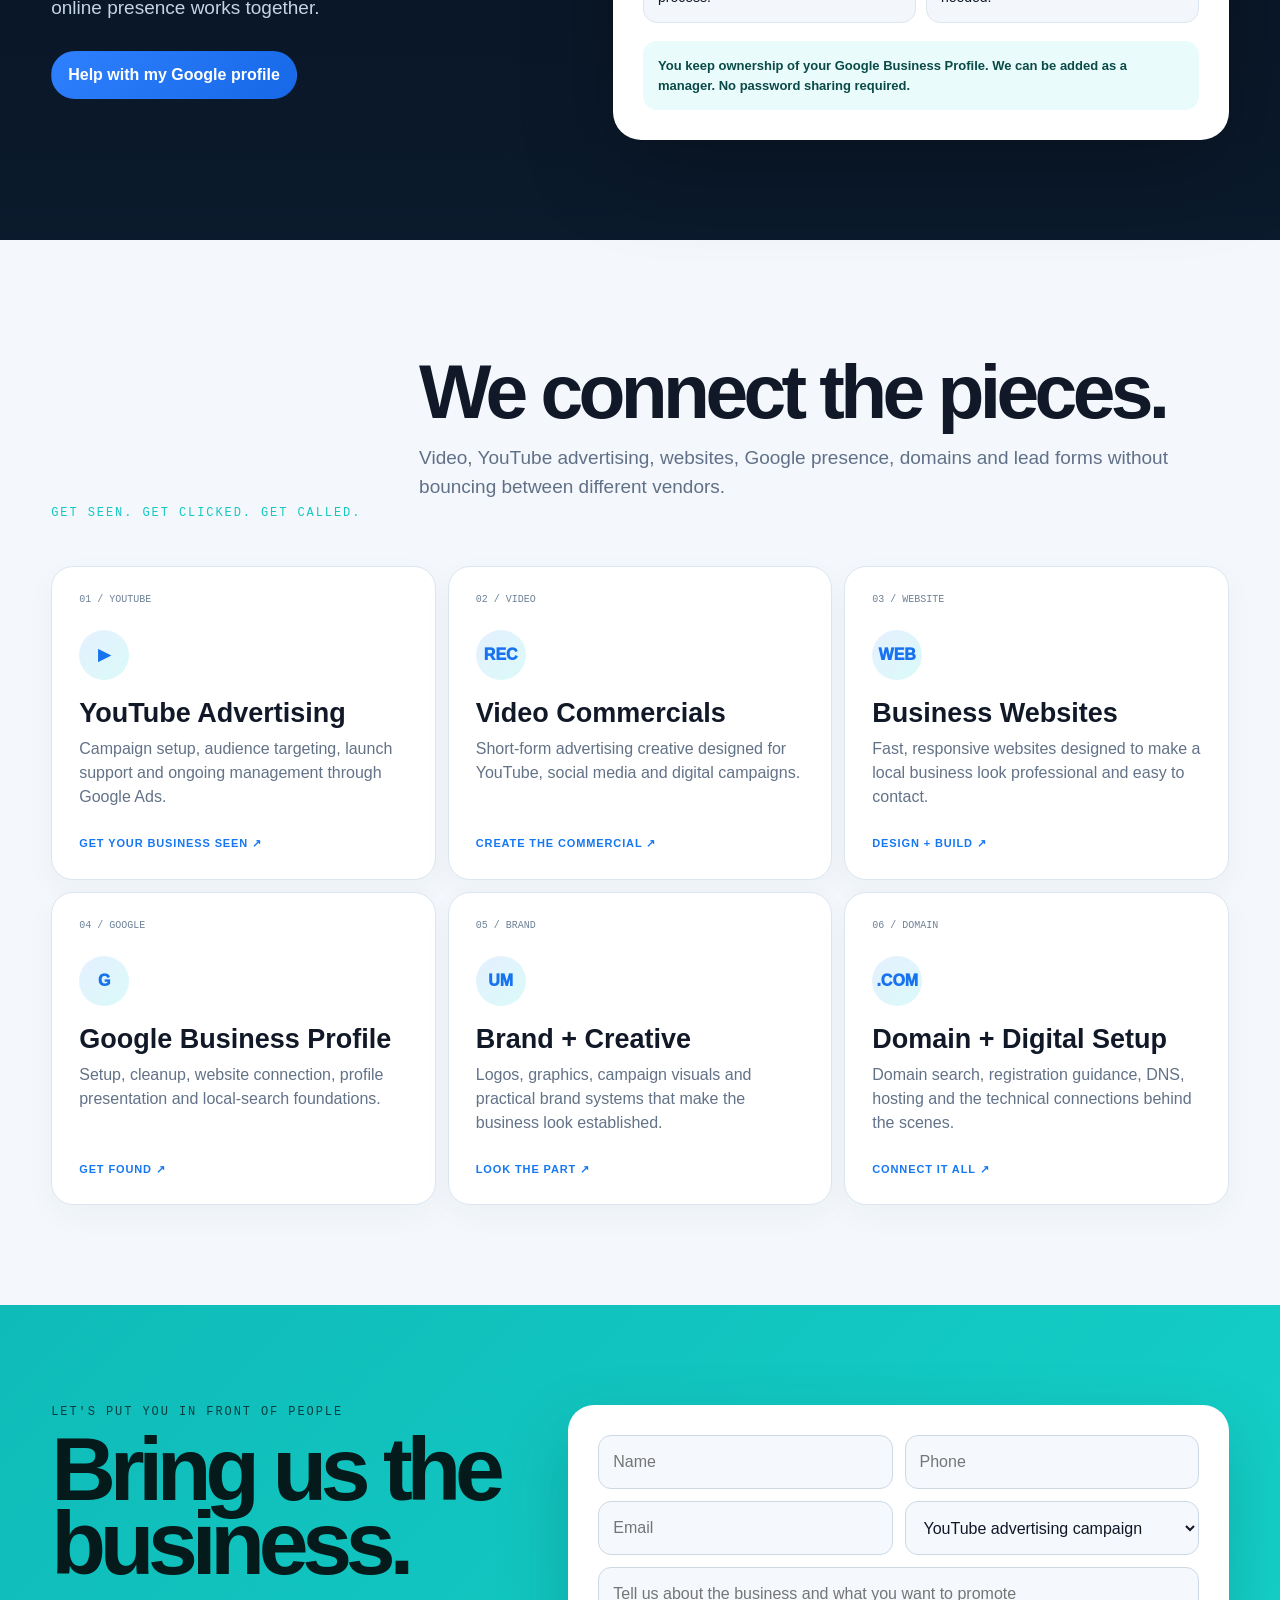
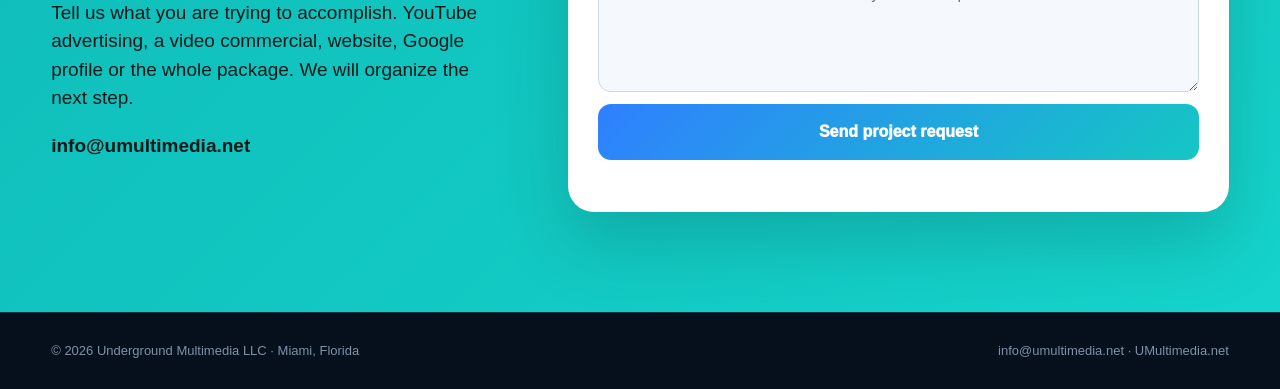
<file: backup/2026-09-12-before-official-logo/index.html>
<!doctype html>
<html lang="en">
<head>
<meta charset="utf-8">
<meta name="viewport" content="width=device-width,initial-scale=1">
<title>YouTube Advertising, Video & Websites in Miami | UMultimedia</title>
<meta name="description" content="UMultimedia helps Miami and South Florida businesses get seen with YouTube advertising, video commercials, website design, Google Business Profile help, domains and lead generation tools.">
<meta name="robots" content="index,follow,max-image-preview:large">
<link rel="canonical" href="https://umultimedia.net/">
<meta property="og:type" content="website">
<meta property="og:site_name" content="UMultimedia">
<meta property="og:title" content="Put Your Business on YouTube | UMultimedia Miami">
<meta property="og:description" content="We create your commercial, target the audience, launch your YouTube campaign and help manage the results.">
<meta property="og:url" content="https://umultimedia.net/">
<script type="application/ld+json">{"@context":"https://schema.org","@graph":[{"@type":"Organization","@id":"https://umultimedia.net/#organization","name":"UMultimedia","legalName":"Underground Multimedia LLC","url":"https://umultimedia.net/","email":"info@umultimedia.net","areaServed":["Miami","Hialeah","Miami-Dade County","South Florida"]},{"@type":"WebSite","@id":"https://umultimedia.net/#website","url":"https://umultimedia.net/","name":"UMultimedia","publisher":{"@id":"https://umultimedia.net/#organization"}},{"@type":"Service","name":"YouTube Advertising and Video Commercial Production","provider":{"@id":"https://umultimedia.net/#organization"},"areaServed":["Miami","Miami-Dade County","South Florida"]},{"@type":"Service","name":"Website Design and Google Business Profile Help","provider":{"@id":"https://umultimedia.net/#organization"},"areaServed":["Miami","Miami-Dade County","South Florida"]}]}</script>
<style>
:root{--navy:#07111f;--navy2:#0a1829;--blue:#2f80ff;--teal:#14c7c3;--ice:#63d8ff;--red:#ff0033;--red2:#e60023;--white:#f7fbff;--muted:#a9b9cc;--paper:#f4f8fc;--ink:#111827;--line:rgba(170,200,232,.18)}
*{box-sizing:border-box}html{scroll-behavior:smooth}body{margin:0;background:var(--navy);color:var(--white);font-family:Inter,Arial,Helvetica,sans-serif;line-height:1.5;overflow-x:hidden}a{color:inherit;text-decoration:none}button,input,select,textarea{font:inherit}.wrap{width:min(1200px,92vw);margin:auto}
.nav{position:sticky;top:0;z-index:50;background:rgba(7,17,31,.94);backdrop-filter:blur(18px);border-bottom:1px solid var(--line)}.navin{height:76px;display:flex;align-items:center;justify-content:space-between;gap:22px}.brand{display:flex;align-items:center;gap:12px;font-weight:900;letter-spacing:-.03em}.mark{width:46px;height:46px;border-radius:50%;display:grid;place-items:center;background:linear-gradient(135deg,var(--blue),var(--teal));font-weight:950;box-shadow:0 0 28px rgba(47,128,255,.28)}.brand small{display:block;color:var(--muted);font:10px/1.15 monospace;letter-spacing:.14em}.navlinks{display:flex;gap:20px;color:#d9e4f0;font-size:14px}.actions{display:flex;gap:9px}.btn,.lang{border:1px solid var(--line);background:transparent;color:white;border-radius:999px;padding:11px 16px;font-weight:850;cursor:pointer}.btn.primary{background:linear-gradient(135deg,var(--blue),#1768e7);border-color:transparent}.btn.red{background:linear-gradient(135deg,var(--red),var(--red2));border-color:transparent;box-shadow:0 12px 32px rgba(255,0,51,.25)}.btn.white{background:white;color:#0b5ed7;border-color:white}.btn.teal{background:var(--teal);color:#031817;border-color:var(--teal)}
.ytHero{position:relative;overflow:hidden;padding:62px 0 54px;background:radial-gradient(circle at 14% 15%,rgba(255,0,51,.17),transparent 31%),radial-gradient(circle at 88% 75%,rgba(47,128,255,.16),transparent 30%),linear-gradient(180deg,#07111f,#091522)}.ytGridBg{position:absolute;inset:0;opacity:.28;background-image:linear-gradient(rgba(255,255,255,.05) 1px,transparent 1px),linear-gradient(90deg,rgba(255,255,255,.05) 1px,transparent 1px);background-size:56px 56px}.ytHeroInner{position:relative;z-index:2}.partnerLine{display:flex;align-items:center;justify-content:center;gap:9px;margin:0 0 24px;font:700 12px monospace;letter-spacing:.12em;color:#c7d5e4;text-transform:uppercase}.partnerDot{width:7px;height:7px;border-radius:50%;background:var(--teal);box-shadow:0 0 18px var(--teal)}.ytStage{display:grid;grid-template-columns:.95fr 1.05fr;gap:54px;align-items:center}.youtubeBrand{display:flex;align-items:center;gap:14px;margin-bottom:18px}.youtubeIcon{width:74px;height:52px;border-radius:16px;background:linear-gradient(135deg,var(--red),#ff1744);display:grid;place-items:center;box-shadow:0 14px 42px rgba(255,0,51,.28)}.youtubeIcon:after{content:"";width:0;height:0;border-top:10px solid transparent;border-bottom:10px solid transparent;border-left:17px solid white;margin-left:4px}.youtubeWord{font-size:42px;font-weight:950;letter-spacing:-.055em}.ytCopy h1{font-size:clamp(58px,7.4vw,116px);line-height:.8;letter-spacing:-.075em;margin:16px 0 24px}.ytCopy h1 .accent{display:block;color:#ff2a48;text-shadow:0 10px 36px rgba(255,0,51,.2)}.ytCopy p{font-size:clamp(18px,1.7vw,24px);color:#cbd8e5;max-width:650px;margin:0}.heroBtns{display:flex;gap:12px;flex-wrap:wrap;margin-top:28px}.ytSub{margin-top:16px;color:#91a6ba;font-size:12px;max-width:620px}.tvShell{position:relative;background:linear-gradient(145deg,#ff1744,#d90024);border-radius:44px;padding:34px;box-shadow:0 34px 90px rgba(0,0,0,.38),0 0 70px rgba(255,0,51,.12)}.tvShell:before{content:"";position:absolute;inset:7px;border:1px solid rgba(255,255,255,.18);border-radius:38px;pointer-events:none}.tv{position:relative;background:#09111b;border:8px solid #141a22;border-radius:18px;padding:15px;box-shadow:0 13px 28px rgba(0,0,0,.32)}.tvScreen{position:relative;min-height:355px;border-radius:9px;overflow:hidden;display:flex;align-items:center;justify-content:center;text-align:center;background:radial-gradient(circle at 68% 30%,rgba(255,130,62,.42),transparent 27%),radial-gradient(circle at 30% 70%,rgba(47,128,255,.35),transparent 31%),linear-gradient(140deg,#131f34,#07111f 72%)}.tvScreen:before{content:"";position:absolute;inset:0;background:linear-gradient(90deg,transparent 45%,rgba(255,255,255,.06) 50%,transparent 55%);transform:skewX(-10deg)}.impact{position:relative;z-index:2;font-family:Impact,Haettenschweiler,'Arial Narrow Bold',sans-serif;font-size:clamp(54px,6vw,92px);line-height:.82;letter-spacing:.015em;text-transform:uppercase;text-shadow:0 6px 0 rgba(0,0,0,.35),0 12px 25px rgba(0,0,0,.35)}.impact span{display:block;color:#ff2643}.tvFeet{display:flex;justify-content:space-around;margin:-2px 44px 0}.tvFeet i{width:70px;height:8px;background:#171c22;border-radius:0 0 10px 10px;transform:skewX(-24deg)}.ytFeatures{display:grid;grid-template-columns:repeat(4,1fr);gap:12px;margin-top:42px}.ytFeature{padding:21px 18px;border:1px solid rgba(255,255,255,.11);border-radius:18px;background:rgba(255,255,255,.035);backdrop-filter:blur(10px)}.ytFeature strong{display:block;font-size:15px;margin:7px 0 5px}.ytFeature span{font-size:13px;color:#9eb0c2}.ytFeatureIcon{font-size:25px}.ytFeature:nth-child(1) .ytFeatureIcon{color:#ff2445}.ytFeature:nth-child(2) .ytFeatureIcon{color:#63d8ff}.ytFeature:nth-child(3) .ytFeatureIcon{color:#14c7c3}.ytFeature:nth-child(4) .ytFeatureIcon{color:#f5c451}
.searchBand{background:#fff;color:var(--ink);border-top:1px solid #dbe4ee;border-bottom:1px solid #dbe4ee;padding:28px 0 30px}.searchLine{height:1px;background:#dce5ee}.searchHead{text-align:center;font-size:clamp(22px,2.4vw,34px);font-weight:900;letter-spacing:-.03em;margin:20px 0 5px}.searchSub{text-align:center;color:#5b6e83;margin:0 auto 18px;max-width:760px}.domainSearch{max-width:760px;margin:auto;display:flex;gap:9px;padding:8px;border-radius:17px;background:#eef4fa;border:1px solid #d5e0eb}.domainSearch input{flex:1;min-width:0;border:1px solid #c9d6e3;border-radius:11px;padding:15px 16px;color:#101827;outline:none}.domainSearch button{border:0;border-radius:11px;background:linear-gradient(135deg,var(--blue),var(--teal));color:#fff;font-weight:950;padding:0 22px;cursor:pointer}.micro{text-align:center;font-size:12px;color:#65778a;margin-top:10px}
.ticker{overflow:hidden;background:#091727;border-top:1px solid rgba(255,255,255,.13);border-bottom:1px solid rgba(255,255,255,.13);padding:14px 0;white-space:nowrap}.tickerTrack{display:inline-block;min-width:200%;animation:marquee 27s linear infinite;font:11px monospace;letter-spacing:.13em;color:#a8bdd3}.tickerTrack span,.tickerTrack b{margin-right:42px}.tickerTrack b{color:#ff3d59}@keyframes marquee{to{transform:translateX(-50%)}}
.package{position:relative;background:linear-gradient(135deg,#0d5ce8 0%,#1678ee 44%,#0ebbb8 100%);padding:92px 0;overflow:hidden}.package:before,.package:after{content:"";position:absolute;border:1px solid rgba(255,255,255,.17);border-radius:50%;right:-180px;top:-230px;width:760px;height:760px}.package:after{width:520px;height:520px;right:-50px;top:-110px}.packageGrid{position:relative;z-index:2;display:grid;grid-template-columns:1.04fr .96fr;gap:70px;align-items:center}.eyebrow{font:12px monospace;letter-spacing:.16em;color:var(--teal);text-transform:uppercase}.package .eyebrow{color:#d9ffff}.package h2{font-size:clamp(62px,7.2vw,116px);line-height:.8;letter-spacing:-.07em;margin:18px 0}.price{display:flex;align-items:flex-start;gap:10px;margin:10px 0 18px}.dollar{font-size:34px;font-weight:950;margin-top:17px}.priceNum{font-size:clamp(110px,13vw,206px);font-weight:1000;line-height:.72;letter-spacing:-.09em}.packageBadge{display:inline-flex;align-items:center;gap:8px;padding:11px 16px;border:1px solid rgba(255,255,255,.35);background:rgba(4,50,100,.17);border-radius:999px;font-size:13px;font-weight:950;letter-spacing:.035em}.packageBadge:before{content:"✓";display:grid;place-items:center;width:22px;height:22px;border-radius:50%;background:#fff;color:#0b67dc}.packageSub{margin:8px 0 18px 2px;font-size:13px;font-weight:850;color:#ebf8ff;letter-spacing:.03em}.packageLead{font-size:21px;max-width:650px;color:#e7f5ff}.packageList{display:grid;grid-template-columns:1fr 1fr;gap:10px;margin-top:28px;max-width:690px}.packageList div{padding:10px 0;border-top:1px solid rgba(255,255,255,.28);font-weight:750;font-size:14px}.renewal{margin-top:20px;max-width:690px;padding:16px 18px;border:1px solid rgba(255,255,255,.28);background:rgba(4,42,84,.18);border-radius:16px;color:#effbff;font-size:13px}.packageVisual{border:1px solid rgba(255,255,255,.28);background:rgba(4,42,84,.18);border-radius:28px;padding:28px;box-shadow:0 28px 70px rgba(0,45,102,.22)}.siteMock{background:#fff;color:#12223b;border-radius:20px;overflow:hidden;transform:rotate(2deg)}.siteTop{height:38px;background:#0a1727;display:flex;gap:6px;align-items:center;padding:0 12px}.siteTop i{width:7px;height:7px;border-radius:50%;background:#52657b}.siteBody{padding:34px;min-height:330px;background:linear-gradient(145deg,#f7fbff,#e6f2ff)}.siteBody small{font:10px monospace;color:#2f80ff}.siteBody h3{font-size:48px;line-height:.9;letter-spacing:-.055em;margin:18px 0}.siteBody p{color:#60748a}.mockButton{display:inline-block;margin-top:16px;padding:11px 18px;border-radius:999px;background:#2f80ff;color:#fff;font-weight:850;font-size:13px}
.section{padding:100px 0}.googleSection{background:linear-gradient(180deg,#07111f,#0b1a2c)}.googleGrid{display:grid;grid-template-columns:.9fr 1.1fr;gap:58px;align-items:center}.googleSection h2,.servicesHead h2{font-size:clamp(50px,6vw,90px);line-height:.87;letter-spacing:-.06em;margin:18px 0}.googleSection p{font-size:19px;color:#c5d4e3}.helpCard{background:#fff;color:var(--ink);border-radius:28px;padding:30px;box-shadow:0 28px 90px rgba(0,0,0,.25)}.helpCard h3{font-size:32px;margin:0 0 18px;letter-spacing:-.04em}.checklist{display:grid;grid-template-columns:1fr 1fr;gap:10px}.check{background:#f3f7fb;border:1px solid #dce6f0;border-radius:14px;padding:14px;font-size:14px}.check strong{display:block;margin-bottom:4px}.ownerNote{margin-top:18px;background:#e9fbfa;color:#0a4a48;border-radius:14px;padding:15px;font-size:13px;font-weight:750}.light{background:var(--paper);color:var(--ink)}.servicesHead{display:grid;grid-template-columns:.4fr 1fr;gap:44px;align-items:end;margin-bottom:46px}.servicesHead p{font-size:19px;color:#607087}.services{display:grid;grid-template-columns:repeat(3,1fr);gap:12px}.service{background:#fff;border:1px solid #dce6f0;border-radius:22px;padding:27px;min-height:280px;display:flex;flex-direction:column;box-shadow:0 10px 30px rgba(20,45,80,.04)}.service .num{font:10px monospace;color:#6f8298}.serviceIcon{width:50px;height:50px;border-radius:50%;display:grid;place-items:center;background:linear-gradient(135deg,#e5f0ff,#dafaf8);color:#1873ef;font-weight:950;margin-top:25px}.service h3{font-size:27px;line-height:1;margin:20px 0 10px}.service p{color:#627287;margin:0}.service b{margin-top:auto;padding-top:26px;color:#1677f3;font-size:11px;letter-spacing:.08em}.contact{background:linear-gradient(135deg,#0fbbb8,#15d4cb);color:#041a1b}.contactGrid{display:grid;grid-template-columns:.82fr 1.18fr;gap:58px;align-items:start}.contact h2{font-size:clamp(58px,7vw,102px);line-height:.82;letter-spacing:-.07em;margin:14px 0 18px}.contact p{font-size:19px}.form{background:#fff;color:#101827;border-radius:26px;padding:30px;display:grid;grid-template-columns:1fr 1fr;gap:12px;box-shadow:0 30px 70px rgba(2,55,58,.22)}.form input,.form select,.form textarea{width:100%;background:#f5f8fc;border:1px solid #ccd9e5;color:#101827;border-radius:13px;padding:14px;outline:none}.form textarea{min-height:125px;resize:vertical}.full{grid-column:1/-1}.form button{background:linear-gradient(135deg,var(--blue),var(--teal));color:#fff;border:0;border-radius:13px;padding:16px;font-weight:950;cursor:pointer}.footer{padding:28px 0;color:#7f91a7;border-top:1px solid var(--line);font-size:13px;background:#06101d}.footerin{display:flex;justify-content:space-between;gap:20px;flex-wrap:wrap}
@media(max-width:960px){.navlinks{display:none}.ytStage,.packageGrid,.googleGrid,.servicesHead,.contactGrid{grid-template-columns:1fr}.ytFeatures{grid-template-columns:1fr 1fr}.services{grid-template-columns:1fr 1fr}.tvShell{max-width:680px;margin:auto}.partnerLine{justify-content:flex-start}}
@media(max-width:640px){.brandText{display:none}.actions .btn{display:none}.ytHero{padding-top:40px}.youtubeIcon{width:58px;height:41px;border-radius:13px}.youtubeWord{font-size:34px}.ytCopy h1{font-size:60px}.tvShell{padding:18px;border-radius:28px}.tvScreen{min-height:270px}.impact{font-size:58px}.ytFeatures,.packageList,.checklist,.services,.form{grid-template-columns:1fr}.domainSearch{flex-direction:column}.domainSearch button{padding:15px}.package h2{font-size:60px}.priceNum{font-size:135px}.packageBadge{border-radius:16px}.full{grid-column:auto}.section{padding:74px 0}}
</style>
</head>
<body>
<header class="nav"><div class="wrap navin"><a class="brand" href="#top"><span class="mark">UM</span><span class="brandText">UMULTIMEDIA.NET<small>UNDERGROUND MULTIMEDIA LLC</small></span></a><nav class="navlinks"><a href="#youtube">YouTube Ads</a><a href="#package">Starter Website</a><a href="#google">Google Profile</a><a href="#services">Services</a></nav><div class="actions"><button class="lang" id="lang">ES</button><a class="btn red" href="#contact">Get on YouTube</a></div></div></header>
<main id="top">
<section class="ytHero" id="youtube"><div class="ytGridBg"></div><div class="wrap ytHeroInner"><div class="partnerLine"><span class="partnerDot"></span><span data-en="Google Partners program member · Miami, Florida" data-es="Miembro del programa Google Partners · Miami, Florida">Google Partners program member · Miami, Florida</span></div><div class="ytStage"><div class="ytCopy"><div class="youtubeBrand"><span class="youtubeIcon"></span><span class="youtubeWord">YouTube</span></div><div class="eyebrow" style="color:#ff5770" data-en="YOUTUBE ADVERTISING FOR LOCAL BUSINESS" data-es="PUBLICIDAD EN YOUTUBE PARA NEGOCIOS LOCALES">YOUTUBE ADVERTISING FOR LOCAL BUSINESS</div><h1 data-en="YOUR BUSINESS <span class='accent'>ON YOUTUBE.</span>" data-es="TU NEGOCIO <span class='accent'>EN YOUTUBE.</span>">YOUR BUSINESS <span class="accent">ON YOUTUBE.</span></h1><p data-en="We create your video commercial, target the right audience, launch your YouTube advertising campaign and help manage it for results." data-es="Creamos tu comercial en video, dirigimos la campaña al público correcto, lanzamos tu publicidad en YouTube y te ayudamos a administrarla para obtener resultados.">We create your video commercial, target the right audience, launch your YouTube advertising campaign and help manage it for results.</p><div class="heroBtns"><a class="btn red" href="#contact" data-en="Get my business on YouTube" data-es="Pon mi negocio en YouTube">Get my business on YouTube</a><a class="btn" href="#package" data-en="I also need a website" data-es="También necesito una página web">I also need a website</a></div><div class="ytSub" data-en="Campaign advertising spend is separate from UMultimedia creative, setup and management fees." data-es="El presupuesto de publicidad de la campaña es separado de los cargos de creatividad, configuración y administración de UMultimedia.">Campaign advertising spend is separate from UMultimedia creative, setup and management fees.</div></div><div class="tvShell"><div class="tv"><div class="tvScreen"><div class="impact">YOUR <span>BUSINESS</span> ON YOUTUBE</div></div></div><div class="tvFeet"><i></i><i></i></div></div></div><div class="ytFeatures"><div class="ytFeature"><div class="ytFeatureIcon">●</div><strong data-en="We Create" data-es="Creamos">We Create</strong><span data-en="Your video commercial and campaign creative." data-es="Tu comercial en video y creatividad de campaña.">Your video commercial and campaign creative.</span></div><div class="ytFeature"><div class="ytFeatureIcon">◎</div><strong data-en="We Target" data-es="Dirigimos">We Target</strong><span data-en="Location, audience and campaign goals." data-es="Ubicación, audiencia y objetivos de campaña.">Location, audience and campaign goals.</span></div><div class="ytFeature"><div class="ytFeatureIcon">▲</div><strong data-en="We Launch" data-es="Lanzamos">We Launch</strong><span data-en="Your YouTube campaign through Google Ads." data-es="Tu campaña de YouTube mediante Google Ads.">Your YouTube campaign through Google Ads.</span></div><div class="ytFeature"><div class="ytFeatureIcon">▥</div><strong data-en="We Manage" data-es="Administramos">We Manage</strong><span data-en="Performance, changes and ongoing support." data-es="Rendimiento, cambios y soporte continuo.">Performance, changes and ongoing support.</span></div></div></div></section>
<div class="ticker"><div class="tickerTrack"><b>UMULTIMEDIA</b><span>YOUTUBE ADVERTISING</span><span>VIDEO COMMERCIALS</span><span>GOOGLE ADS</span><span>WEBSITE DESIGN</span><span>GOOGLE BUSINESS PROFILE</span><span>LOCAL SEARCH</span><b>UMULTIMEDIA</b><span>YOUTUBE ADVERTISING</span><span>VIDEO COMMERCIALS</span><span>GOOGLE ADS</span><span>WEBSITE DESIGN</span><span>GOOGLE BUSINESS PROFILE</span><span>LOCAL SEARCH</span></div></div>
<section class="package" id="package"><div class="wrap packageGrid"><div><div class="eyebrow" data-en="STARTER WEBSITE PACKAGE" data-es="PAQUETE WEB INICIAL">STARTER WEBSITE PACKAGE</div><h2 data-en="GIVE YOUR ADS <br>A PLACE TO LAND." data-es="DALE A TUS ANUNCIOS <br>UN LUGAR DONDE LLEGAR.">GIVE YOUR ADS <br>A PLACE TO LAND.</h2><div class="price"><span class="dollar">$</span><span class="priceNum">795</span></div><div class="packageBadge" data-en="WEBSITE DESIGN + DOMAIN + HOSTING" data-es="DISEÑO WEB + DOMINIO + HOSTING">WEBSITE DESIGN + DOMAIN + HOSTING</div><div class="packageSub" data-en="DOMAIN + HOSTING INCLUDED FOR 1 YEAR" data-es="DOMINIO + HOSTING INCLUIDOS POR 1 AÑO">DOMAIN + HOSTING INCLUDED FOR 1 YEAR</div><p class="packageLead" data-en="When someone sees your YouTube ad and clicks, they need somewhere professional to go. Our starter package gives your business a clean, mobile-ready online home." data-es="Cuando alguien ve tu anuncio en YouTube y hace clic, necesita un lugar profesional donde llegar. Nuestro paquete inicial le da a tu negocio una presencia online limpia y lista para móviles.">When someone sees your YouTube ad and clicks, they need somewhere professional to go. Our starter package gives your business a clean, mobile-ready online home.</p><div class="packageList"><div>✓ Up to 5-page business site</div><div>✓ Standard .com domain · 1 year</div><div>✓ Managed website hosting · 1 year</div><div>✓ Secure SSL / HTTPS</div><div>✓ Mobile-first responsive design</div><div>✓ Contact or quote request form</div><div>✓ Google Search Console + sitemap</div><div>✓ Basic SEO setup</div><div>✓ English + Spanish capability</div><div>✓ 30 days of launch support</div></div><div class="renewal"><strong>After year one:</strong> $149/year Basic Renewal keeps your standard domain, hosting, SSL and DNS managed. Or choose the <strong>$39/month Website Care Plan</strong> for those essentials plus minor website updates and priority support.</div><div class="heroBtns"><a class="btn white" href="#contact">Build my website</a><a class="btn" href="#youtube">Add YouTube advertising</a></div></div><div class="packageVisual"><div class="siteMock"><div class="siteTop"><i></i><i></i><i></i></div><div class="siteBody"><small>YOURBUSINESS.COM</small><h3>TURN ATTENTION INTO INQUIRIES.</h3><p>A clear destination for people who discover you through YouTube, Google and local search.</p><span class="mockButton">REQUEST A QUOTE</span></div></div></div></div></section>
<section class="searchBand" id="domain-search"><div class="wrap"><div class="searchLine"></div><div class="searchHead" data-en="Need a domain? Search your .com here." data-es="¿Necesitas un dominio? Busca tu .com aquí.">Need a domain? Search your .com here.</div><div class="domainSearch"><input id="domain" placeholder="yourbusiness.com" aria-label="Domain name"><button id="checkDomain" data-en="Check domain" data-es="Buscar dominio">Check domain</button></div><div class="micro" id="domainMsg" data-en="Need name ideas? We can help with that too." data-es="¿Necesitas ideas para el nombre? También te ayudamos.">Need name ideas? We can help with that too.</div><div class="searchLine" style="margin-top:22px"></div></div></section>
<section class="section googleSection" id="google"><div class="wrap googleGrid"><div><div class="eyebrow" data-en="GOOGLE BUSINESS PROFILE HELP" data-es="AYUDA CON GOOGLE BUSINESS PROFILE">GOOGLE BUSINESS PROFILE HELP</div><h2 data-en="Be ready when they search for you." data-es="Prepárate para cuando te busquen.">Be ready when they search for you.</h2><p data-en="YouTube can introduce the business. Google can help customers find it again. We help connect your website, Google Business Profile and local-search basics so your online presence works together." data-es="YouTube puede presentar el negocio. Google puede ayudar a los clientes a encontrarlo otra vez. Conectamos tu página web, Google Business Profile y las bases de búsqueda local para que todo trabaje junto.">YouTube can introduce the business. Google can help customers find it again. We help connect your website, Google Business Profile and local-search basics so your online presence works together.</p><div class="heroBtns"><a class="btn primary" href="#contact">Help with my Google profile</a></div></div><div class="helpCard"><h3 data-en="What we can help with" data-es="En qué podemos ayudarte">What we can help with</h3><div class="checklist"><div class="check"><strong>Profile setup</strong>Business information, categories and services.</div><div class="check"><strong>Website connection</strong>Link the right site and customer actions.</div><div class="check"><strong>Photos + presentation</strong>Organize the profile so it looks current.</div><div class="check"><strong>Local-search foundation</strong>Consistent business details across the web.</div><div class="check"><strong>Review workflow</strong>Practical response templates and process.</div><div class="check"><strong>Ongoing management</strong>Updates and profile maintenance when needed.</div></div><div class="ownerNote">You keep ownership of your Google Business Profile. We can be added as a manager. No password sharing required.</div></div></div></section>
<section class="section light" id="services"><div class="wrap"><div class="servicesHead"><div class="eyebrow">GET SEEN. GET CLICKED. GET CALLED.</div><div><h2>We connect the pieces.</h2><p>Video, YouTube advertising, websites, Google presence, domains and lead forms without bouncing between different vendors.</p></div></div><div class="services"><article class="service"><span class="num">01 / YOUTUBE</span><div class="serviceIcon">▶</div><h3>YouTube Advertising</h3><p>Campaign setup, audience targeting, launch support and ongoing management through Google Ads.</p><b>GET YOUR BUSINESS SEEN ↗</b></article><article class="service"><span class="num">02 / VIDEO</span><div class="serviceIcon">REC</div><h3>Video Commercials</h3><p>Short-form advertising creative designed for YouTube, social media and digital campaigns.</p><b>CREATE THE COMMERCIAL ↗</b></article><article class="service"><span class="num">03 / WEBSITE</span><div class="serviceIcon">WEB</div><h3>Business Websites</h3><p>Fast, responsive websites designed to make a local business look professional and easy to contact.</p><b>DESIGN + BUILD ↗</b></article><article class="service"><span class="num">04 / GOOGLE</span><div class="serviceIcon">G</div><h3>Google Business Profile</h3><p>Setup, cleanup, website connection, profile presentation and local-search foundations.</p><b>GET FOUND ↗</b></article><article class="service"><span class="num">05 / BRAND</span><div class="serviceIcon">UM</div><h3>Brand + Creative</h3><p>Logos, graphics, campaign visuals and practical brand systems that make the business look established.</p><b>LOOK THE PART ↗</b></article><article class="service"><span class="num">06 / DOMAIN</span><div class="serviceIcon">.COM</div><h3>Domain + Digital Setup</h3><p>Domain search, registration guidance, DNS, hosting and the technical connections behind the scenes.</p><b>CONNECT IT ALL ↗</b></article></div></div></section>
<section class="section contact" id="contact"><div class="wrap contactGrid"><div><div class="eyebrow" style="color:#073f42">LET'S PUT YOU IN FRONT OF PEOPLE</div><h2>Bring us the business.</h2><p>Tell us what you are trying to accomplish. YouTube advertising, a video commercial, website, Google profile or the whole package. We will organize the next step.</p><p><strong>info@umultimedia.net</strong></p></div><form class="form" id="leadForm"><input id="name" required placeholder="Name"><input id="phone" placeholder="Phone"><input id="email" required type="email" placeholder="Email"><select id="need"><option>YouTube advertising campaign</option><option>Video commercial + YouTube campaign</option><option>Starter Website Package - $795</option><option>YouTube campaign + website</option><option>Google Business Profile help</option><option>Branding / logo</option><option>Not sure yet</option></select><textarea class="full" id="details" placeholder="Tell us about the business and what you want to promote"></textarea><button class="full" type="submit">Send project request</button><div class="micro full" id="formMsg"></div></form></div></section>
</main>
<footer class="footer"><div class="wrap footerin"><span>© 2026 Underground Multimedia LLC · Miami, Florida</span><span><a href="mailto:info@umultimedia.net">info@umultimedia.net</a> · UMultimedia.net</span></div></footer>
<script>
const langBtn=document.getElementById('lang');let current='en';langBtn.addEventListener('click',()=>{current=current==='en'?'es':'en';langBtn.textContent=current==='en'?'ES':'EN';document.documentElement.lang=current;document.querySelectorAll('[data-en]').forEach(el=>el.innerHTML=el.dataset[current])});
document.getElementById('checkDomain').addEventListener('click',async()=>{const input=document.getElementById('domain');let d=input.value.trim().replace(/^https?:\/\//,'').replace(/^www\./,'').split('/')[0];if(!d){input.focus();return}try{await navigator.clipboard.writeText(d)}catch(e){}document.getElementById('domainMsg').textContent=current==='en'?d+' copied. Opening live domain search...':d+' copiado. Abriendo búsqueda de dominio...';window.open('https://www.ionos.com/domains/domain-names','_blank','noopener')});document.getElementById('domain').addEventListener('keydown',e=>{if(e.key==='Enter')document.getElementById('checkDomain').click()});
document.getElementById('leadForm').addEventListener('submit',e=>{e.preventDefault();const n=document.getElementById('name').value.trim(),p=document.getElementById('phone').value.trim(),em=document.getElementById('email').value.trim(),need=document.getElementById('need').value,det=document.getElementById('details').value.trim();const subject=encodeURIComponent('UMultimedia project request - '+n);const body=encodeURIComponent('Name: '+n+'\nPhone: '+p+'\nEmail: '+em+'\nNeed: '+need+'\n\nBusiness / project details:\n'+det);document.getElementById('formMsg').textContent='Opening your email app to send the request...';window.location.href='mailto:info@umultimedia.net?subject='+subject+'&body='+body});
</script>
</body></html>
</file>
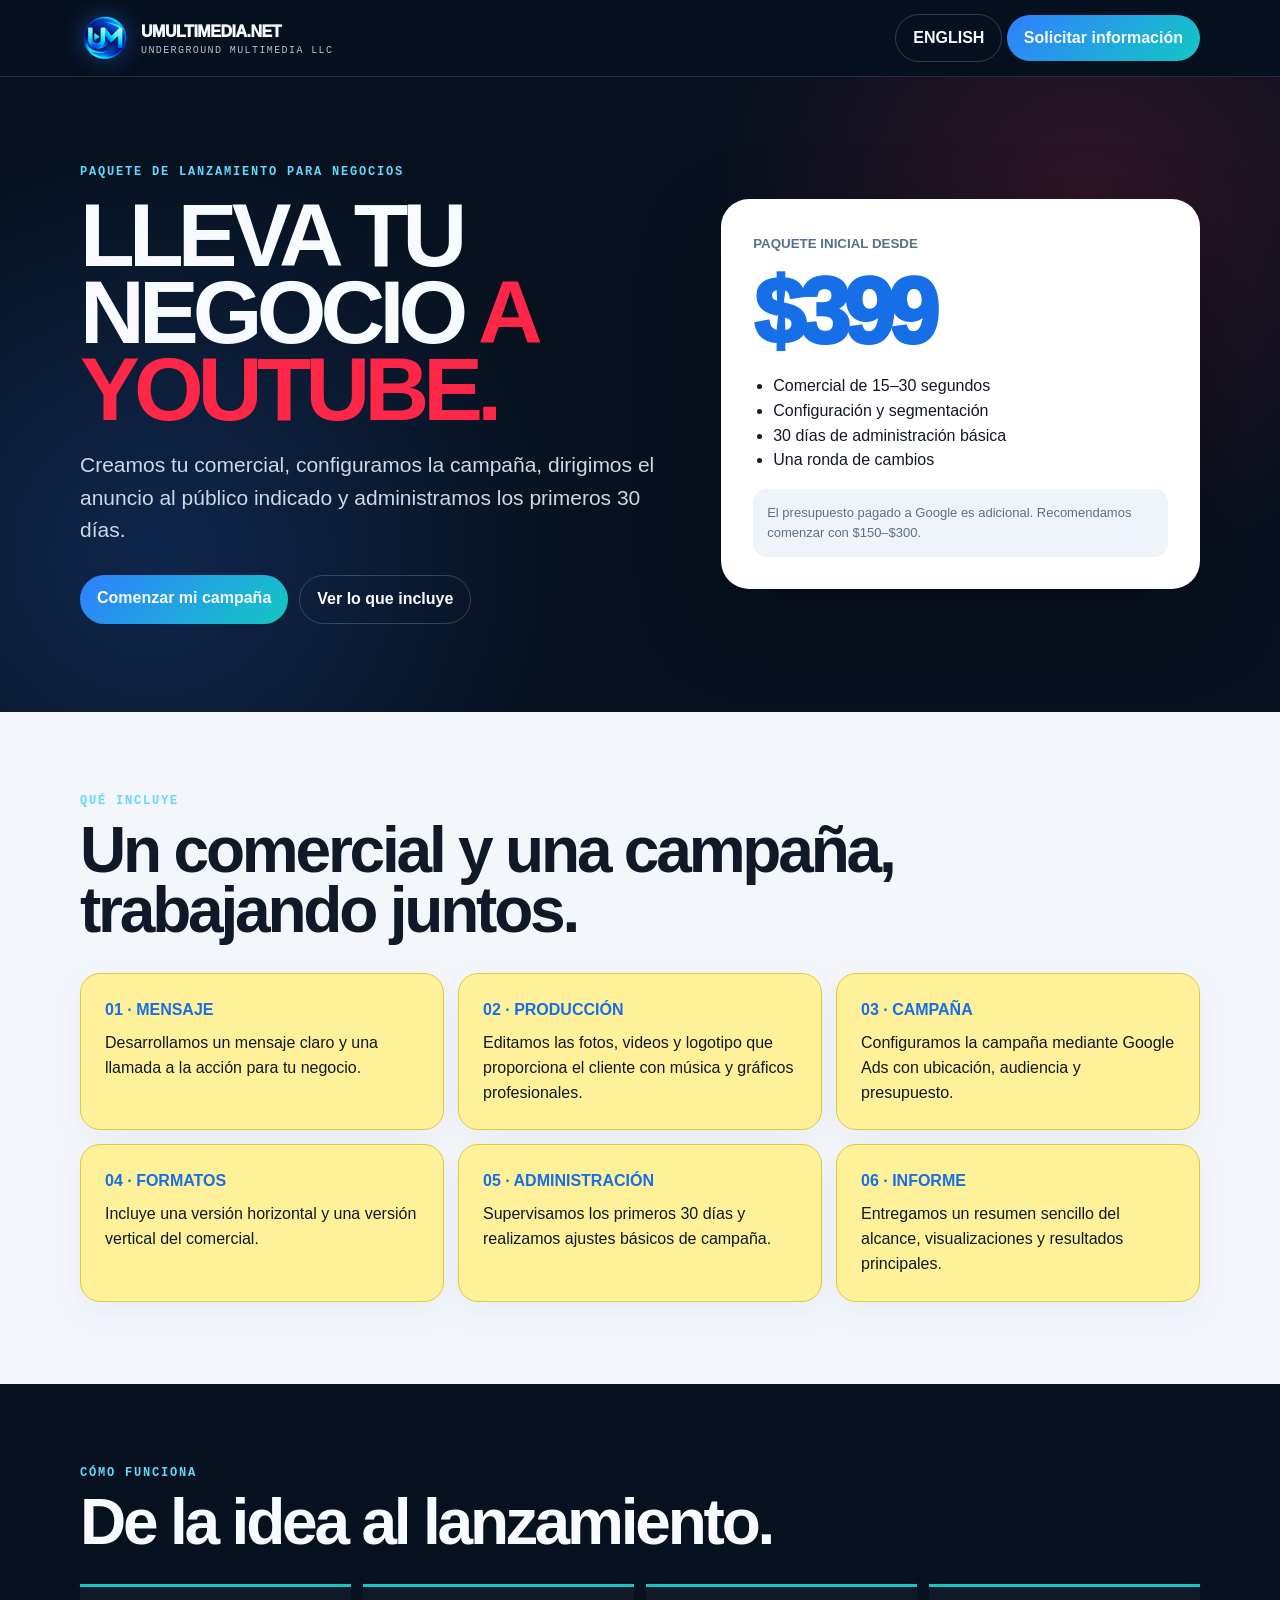
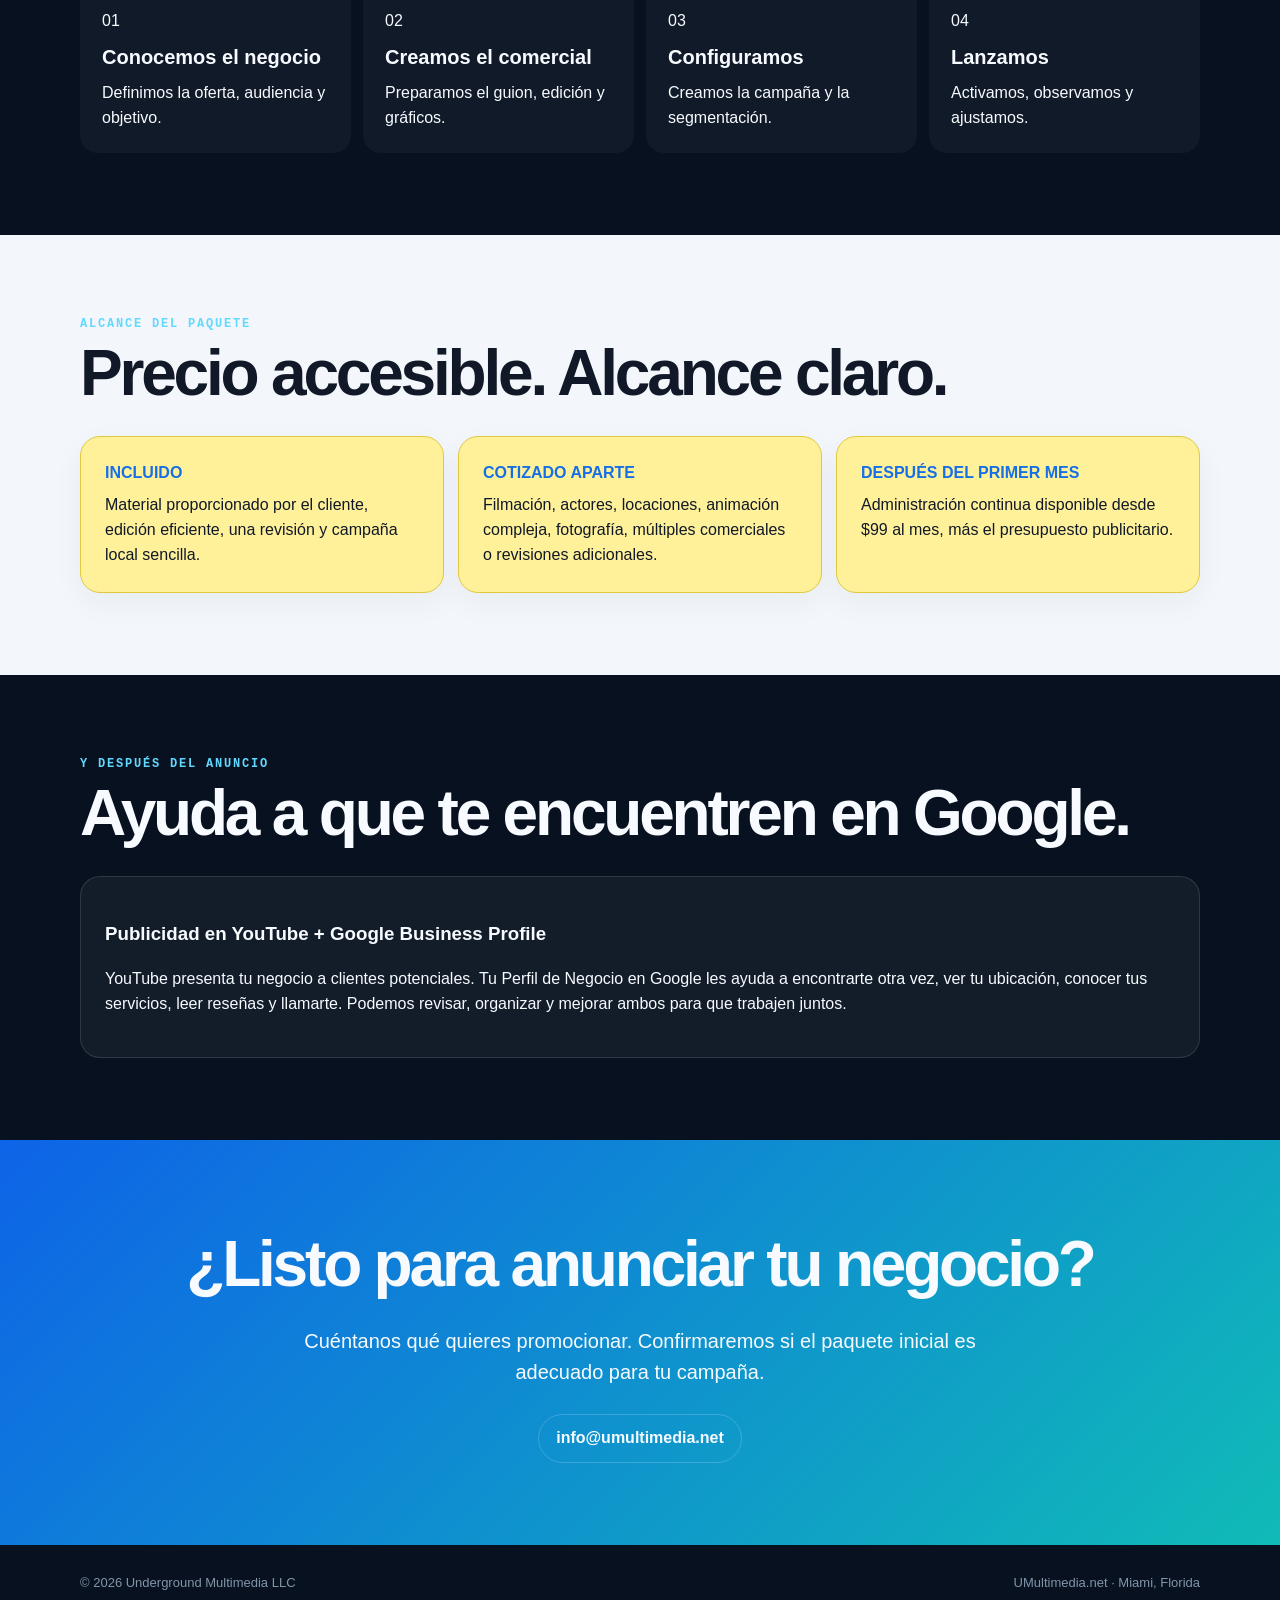
<file: es/publicidad-en-youtube/index.html>
<!doctype html><html lang="es"><head><meta charset="utf-8"><meta name="viewport" content="width=device-width,initial-scale=1"><title>Publicidad en YouTube para Negocios | UMultimedia</title><meta name="description" content="Comercial profesional, configuración de campaña, segmentación local y 30 días de administración desde $399."><meta name="robots" content="index,follow,max-image-preview:large"><link rel="canonical" href="https://umultimedia.net/es/publicidad-en-youtube/"><link rel="alternate" hreflang="en" href="https://umultimedia.net/youtube-advertising/"><link rel="alternate" hreflang="es" href="https://umultimedia.net/es/publicidad-en-youtube/"><link rel="alternate" hreflang="x-default" href="https://umultimedia.net/youtube-advertising/"><style>:root{--navy:#07111f;--blue:#2f80ff;--teal:#14c7c3;--red:#ff2748;--white:#f7fbff;--muted:#aec0d2;--paper:#f3f7fb;--ink:#111827}*{box-sizing:border-box}body{margin:0;font-family:Inter,Arial,sans-serif;background:var(--navy);color:var(--white);line-height:1.55}a{color:inherit;text-decoration:none}.wrap{width:min(1120px,92vw);margin:auto}.nav{border-bottom:1px solid rgba(255,255,255,.12);background:rgba(7,17,31,.96);position:sticky;top:0;z-index:20}.navin{min-height:76px;display:flex;justify-content:space-between;align-items:center;gap:18px}.brand{display:flex;align-items:center;gap:11px;font-weight:950;letter-spacing:-.03em}.brand img{width:50px;height:50px;border-radius:50%;object-fit:contain;filter:drop-shadow(0 0 12px rgba(47,128,255,.4))}.brand small{display:block;color:var(--muted);font:10px monospace;letter-spacing:.14em}.pill{display:inline-block;padding:11px 17px;border-radius:999px;border:1px solid rgba(255,255,255,.18);font-weight:850}.primary{background:linear-gradient(135deg,var(--blue),var(--teal));border:0}.hero{padding:88px 0;background:radial-gradient(circle at 85% 20%,rgba(255,39,72,.16),transparent 32%),radial-gradient(circle at 12% 75%,rgba(47,128,255,.2),transparent 34%)}.heroGrid{display:grid;grid-template-columns:1.1fr .9fr;gap:56px;align-items:center}.eyebrow{font:800 12px monospace;letter-spacing:.15em;color:#63d8ff}.hero h1{font-size:clamp(54px,7vw,94px);line-height:.86;letter-spacing:-.065em;margin:18px 0}.hero h1 span{color:var(--red)}.lead{font-size:21px;color:#cbd9e7;max-width:700px}.buttons{display:flex;gap:11px;flex-wrap:wrap;margin-top:28px}.priceCard{background:#fff;color:var(--ink);padding:32px;border-radius:28px;box-shadow:0 32px 80px rgba(0,0,0,.34)}.priceCard small{color:#54708a;font-weight:800}.price{font-size:92px;line-height:1;font-weight:1000;letter-spacing:-.07em;color:#176fe8;margin:10px 0}.priceCard ul{padding-left:20px}.note{font-size:13px;color:#5c7186;background:#eef4fa;border-radius:14px;padding:14px}.section{padding:82px 0}.light{background:var(--paper);color:var(--ink)}h2{font-size:clamp(40px,5vw,70px);line-height:.95;letter-spacing:-.05em;margin:12px 0 32px}.grid{display:grid;grid-template-columns:repeat(3,1fr);gap:14px}.card{background:#fff19a;border:1px solid #e2c83f;border-radius:20px;padding:24px;box-shadow:0 10px 30px rgba(20,45,80,.05)}.card b{display:block;color:#176fe8;margin-bottom:8px}.darkCard{background:rgba(255,255,255,.05);border:1px solid rgba(255,255,255,.12);border-radius:20px;padding:24px}.steps{display:grid;grid-template-columns:repeat(4,1fr);gap:12px}.step{padding:22px;border-top:3px solid var(--teal);background:rgba(255,255,255,.04);border-radius:0 0 18px 18px}.step strong{display:block;font-size:20px;margin:8px 0}.cta{background:linear-gradient(135deg,#0e64e7,#10bbb7);text-align:center}.cta p{font-size:20px;max-width:700px;margin:0 auto 26px}.footer{padding:28px 0;color:#8295a9;font-size:13px}.footerin{display:flex;justify-content:space-between;gap:20px;flex-wrap:wrap}@media(max-width:800px){.heroGrid,.grid,.steps{grid-template-columns:1fr}.hero{padding:58px 0}.price{font-size:78px}}</style></head><body><header class="nav"><div class="wrap navin"><a class="brand" href="../../index.html"><img src="../../assets/umultimedia-logo.png" alt="UMultimedia logo"><span>UMULTIMEDIA.NET<small>UNDERGROUND MULTIMEDIA LLC</small></span></a><div><a class="pill" href="../../youtube-advertising/">ENGLISH</a> <a class="pill primary" href="#contact">Solicitar información</a></div></div></header><main><section class="hero"><div class="wrap heroGrid"><div><div class="eyebrow">PAQUETE DE LANZAMIENTO PARA NEGOCIOS</div><h1>LLEVA TU NEGOCIO <span>A YOUTUBE.</span></h1><p class="lead">Creamos tu comercial, configuramos la campaña, dirigimos el anuncio al público indicado y administramos los primeros 30 días.</p><div class="buttons"><a class="pill primary" href="#contact">Comenzar mi campaña</a><a class="pill" href="#included">Ver lo que incluye</a></div></div><aside class="priceCard"><small>PAQUETE INICIAL DESDE</small><div class="price">$399</div><ul><li>Comercial de 15–30 segundos</li><li>Configuración y segmentación</li><li>30 días de administración básica</li><li>Una ronda de cambios</li></ul><div class="note">El presupuesto pagado a Google es adicional. Recomendamos comenzar con $150–$300.</div></aside></div></section><section class="section light" id="included"><div class="wrap"><div class="eyebrow">QUÉ INCLUYE</div><h2>Un comercial y una campaña, trabajando juntos.</h2><div class="grid"><div class="card"><b>01 · MENSAJE</b>Desarrollamos un mensaje claro y una llamada a la acción para tu negocio.</div><div class="card"><b>02 · PRODUCCIÓN</b>Editamos las fotos, videos y logotipo que proporciona el cliente con música y gráficos profesionales.</div><div class="card"><b>03 · CAMPAÑA</b>Configuramos la campaña mediante Google Ads con ubicación, audiencia y presupuesto.</div><div class="card"><b>04 · FORMATOS</b>Incluye una versión horizontal y una versión vertical del comercial.</div><div class="card"><b>05 · ADMINISTRACIÓN</b>Supervisamos los primeros 30 días y realizamos ajustes básicos de campaña.</div><div class="card"><b>06 · INFORME</b>Entregamos un resumen sencillo del alcance, visualizaciones y resultados principales.</div></div></div></section><section class="section"><div class="wrap"><div class="eyebrow">CÓMO FUNCIONA</div><h2>De la idea al lanzamiento.</h2><div class="steps"><div class="step">01<strong>Conocemos el negocio</strong>Definimos la oferta, audiencia y objetivo.</div><div class="step">02<strong>Creamos el comercial</strong>Preparamos el guion, edición y gráficos.</div><div class="step">03<strong>Configuramos</strong>Creamos la campaña y la segmentación.</div><div class="step">04<strong>Lanzamos</strong>Activamos, observamos y ajustamos.</div></div></div></section><section class="section light"><div class="wrap"><div class="eyebrow">ALCANCE DEL PAQUETE</div><h2>Precio accesible. Alcance claro.</h2><div class="grid"><div class="card"><b>INCLUIDO</b>Material proporcionado por el cliente, edición eficiente, una revisión y campaña local sencilla.</div><div class="card"><b>COTIZADO APARTE</b>Filmación, actores, locaciones, animación compleja, fotografía, múltiples comerciales o revisiones adicionales.</div><div class="card"><b>DESPUÉS DEL PRIMER MES</b>Administración continua disponible desde $99 al mes, más el presupuesto publicitario.</div></div></div></section><section class="section"><div class="wrap"><div class="eyebrow">Y DESPUÉS DEL ANUNCIO</div><h2>Ayuda a que te encuentren en Google.</h2><div class="darkCard"><h3>Publicidad en YouTube + Google Business Profile</h3><p>YouTube presenta tu negocio a clientes potenciales. Tu Perfil de Negocio en Google les ayuda a encontrarte otra vez, ver tu ubicación, conocer tus servicios, leer reseñas y llamarte. Podemos revisar, organizar y mejorar ambos para que trabajen juntos.</p></div></div></section><section class="section cta" id="contact"><div class="wrap"><h2>¿Listo para anunciar tu negocio?</h2><p>Cuéntanos qué quieres promocionar. Confirmaremos si el paquete inicial es adecuado para tu campaña.</p><a class="pill" href="mailto:info@umultimedia.net?subject=Campa%C3%B1a%20Inicial%20de%20YouTube">info@umultimedia.net</a></div></section></main><footer class="footer"><div class="wrap footerin"><span>© 2026 Underground Multimedia LLC</span><span>UMultimedia.net · Miami, Florida</span></div></footer></body></html>
</file>
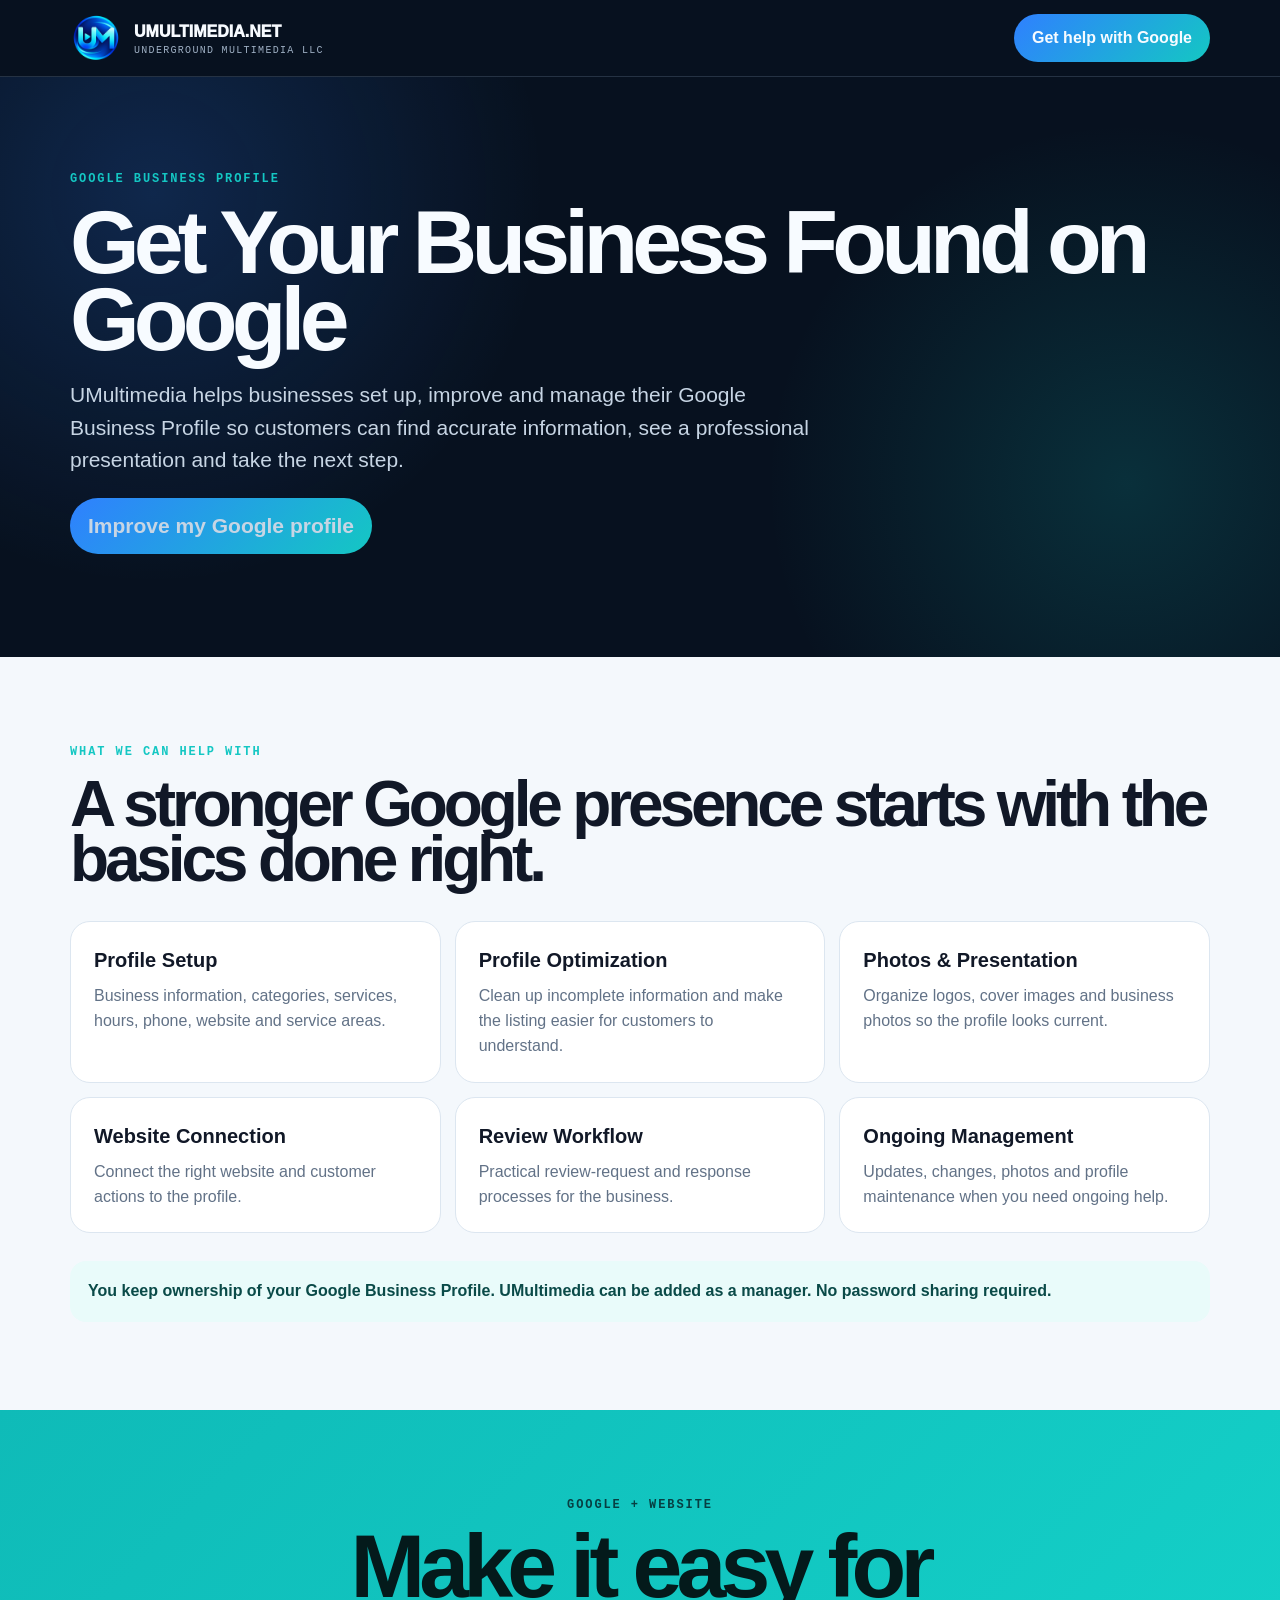
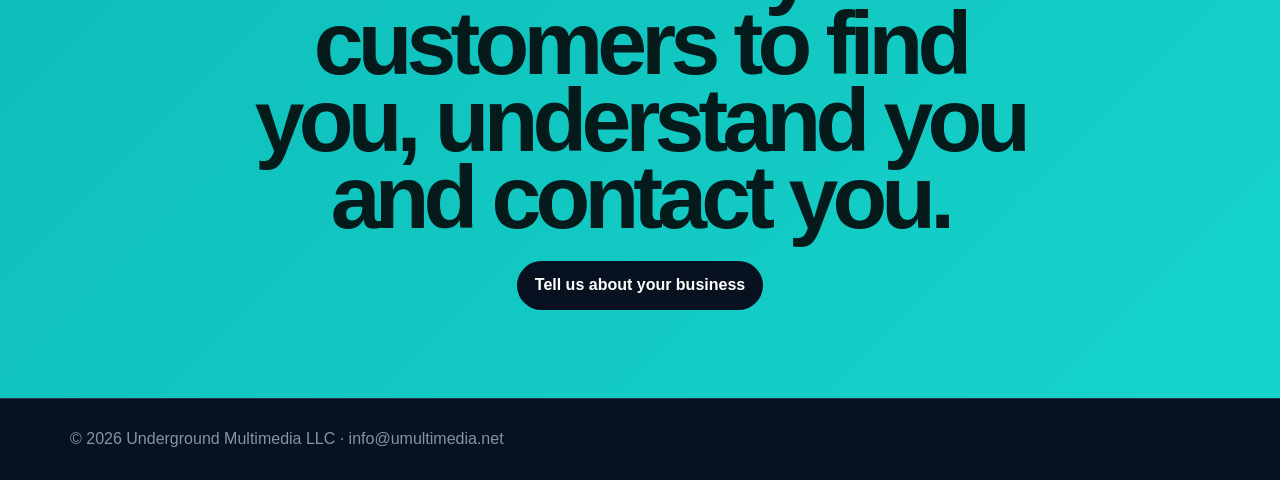
<file: google-business-profile.html>
<!doctype html>
<html lang="en"><head><meta charset="utf-8"><meta name="viewport" content="width=device-width,initial-scale=1">
<title>Google Business Profile Help | UMultimedia</title>
<meta name="description" content="Google Business Profile setup, optimization, cleanup, photos, reviews, website connection and ongoing management from UMultimedia.">
<meta name="robots" content="index,follow,max-image-preview:large"><link rel="canonical" href="https://umultimedia.net/google-business-profile.html">
<style>
:root{--navy:#07111f;--blue:#2f80ff;--teal:#14c7c3;--paper:#f4f8fc;--ink:#111827;--line:rgba(170,200,232,.18)}*{box-sizing:border-box}body{margin:0;font-family:Inter,Arial,sans-serif;background:var(--navy);color:#f7fbff;line-height:1.55}a{color:inherit;text-decoration:none}.wrap{width:min(1140px,92vw);margin:auto}.nav{border-bottom:1px solid var(--line);background:#07111f}.navin{min-height:76px;display:flex;justify-content:space-between;align-items:center;gap:20px}.brand{display:flex;align-items:center;gap:12px;font-weight:950}.brand img{width:52px;height:52px;object-fit:contain}.brand small{display:block;color:#9fb0c4;font:10px monospace;letter-spacing:.13em}.btn{display:inline-block;padding:12px 18px;border-radius:999px;background:linear-gradient(135deg,var(--blue),var(--teal));font-weight:900}.hero{padding:95px 0 82px;background:radial-gradient(circle at 12% 20%,rgba(47,128,255,.2),transparent 32%),radial-gradient(circle at 88% 70%,rgba(20,199,195,.17),transparent 30%)}.hero h1,.section h2{font-size:clamp(52px,7vw,100px);line-height:.86;letter-spacing:-.065em;margin:18px 0}.hero p{font-size:21px;color:#c7d5e4;max-width:760px}.eyebrow{font:800 12px monospace;letter-spacing:.16em;color:var(--teal)}.section{padding:88px 0}.light{background:var(--paper);color:var(--ink)}.light h2{font-size:clamp(42px,5vw,72px)}.grid{display:grid;grid-template-columns:repeat(3,1fr);gap:14px;margin-top:34px}.card{background:#fff;border:1px solid #dce6f0;border-radius:20px;padding:23px}.card strong{display:block;font-size:20px;margin-bottom:8px}.card p{color:#627287;margin:0}.note{margin-top:28px;background:#e9fbfa;color:#0a4a48;padding:18px;border-radius:16px;font-weight:800}.cta{text-align:center;background:linear-gradient(135deg,#0fbbb8,#15d4cb);color:#041a1b}.cta h2{max-width:800px;margin:16px auto 25px}.cta .btn{background:#07111f;color:white}.footer{padding:28px 0;color:#8294a8;border-top:1px solid var(--line)}@media(max-width:800px){.grid{grid-template-columns:1fr}.brand span{display:none}}
</style></head><body>
<header class="nav"><div class="wrap navin"><a class="brand" href="index.html"><img src="assets/umultimedia-logo.png" alt="UMultimedia logo"><span>UMULTIMEDIA.NET<small>UNDERGROUND MULTIMEDIA LLC</small></span></a><a class="btn" href="index.html#contact">Get help with Google</a></div></header>
<main><section class="hero"><div class="wrap"><div class="eyebrow">GOOGLE BUSINESS PROFILE</div><h1>Get Your Business Found on Google</h1><p>UMultimedia helps businesses set up, improve and manage their Google Business Profile so customers can find accurate information, see a professional presentation and take the next step.</p><p><a class="btn" href="index.html#contact">Improve my Google profile</a></p></div></section>
<section class="section light"><div class="wrap"><div class="eyebrow">WHAT WE CAN HELP WITH</div><h2>A stronger Google presence starts with the basics done right.</h2><div class="grid"><div class="card"><strong>Profile Setup</strong><p>Business information, categories, services, hours, phone, website and service areas.</p></div><div class="card"><strong>Profile Optimization</strong><p>Clean up incomplete information and make the listing easier for customers to understand.</p></div><div class="card"><strong>Photos & Presentation</strong><p>Organize logos, cover images and business photos so the profile looks current.</p></div><div class="card"><strong>Website Connection</strong><p>Connect the right website and customer actions to the profile.</p></div><div class="card"><strong>Review Workflow</strong><p>Practical review-request and response processes for the business.</p></div><div class="card"><strong>Ongoing Management</strong><p>Updates, changes, photos and profile maintenance when you need ongoing help.</p></div></div><div class="note">You keep ownership of your Google Business Profile. UMultimedia can be added as a manager. No password sharing required.</div></div></section>
<section class="section cta"><div class="wrap"><div class="eyebrow" style="color:#073f42">GOOGLE + WEBSITE</div><h2>Make it easy for customers to find you, understand you and contact you.</h2><a class="btn" href="index.html#contact">Tell us about your business</a></div></section></main>
<footer class="footer"><div class="wrap">© 2026 Underground Multimedia LLC · <a href="mailto:info@umultimedia.net">info@umultimedia.net</a></div></footer></body></html>
</file>
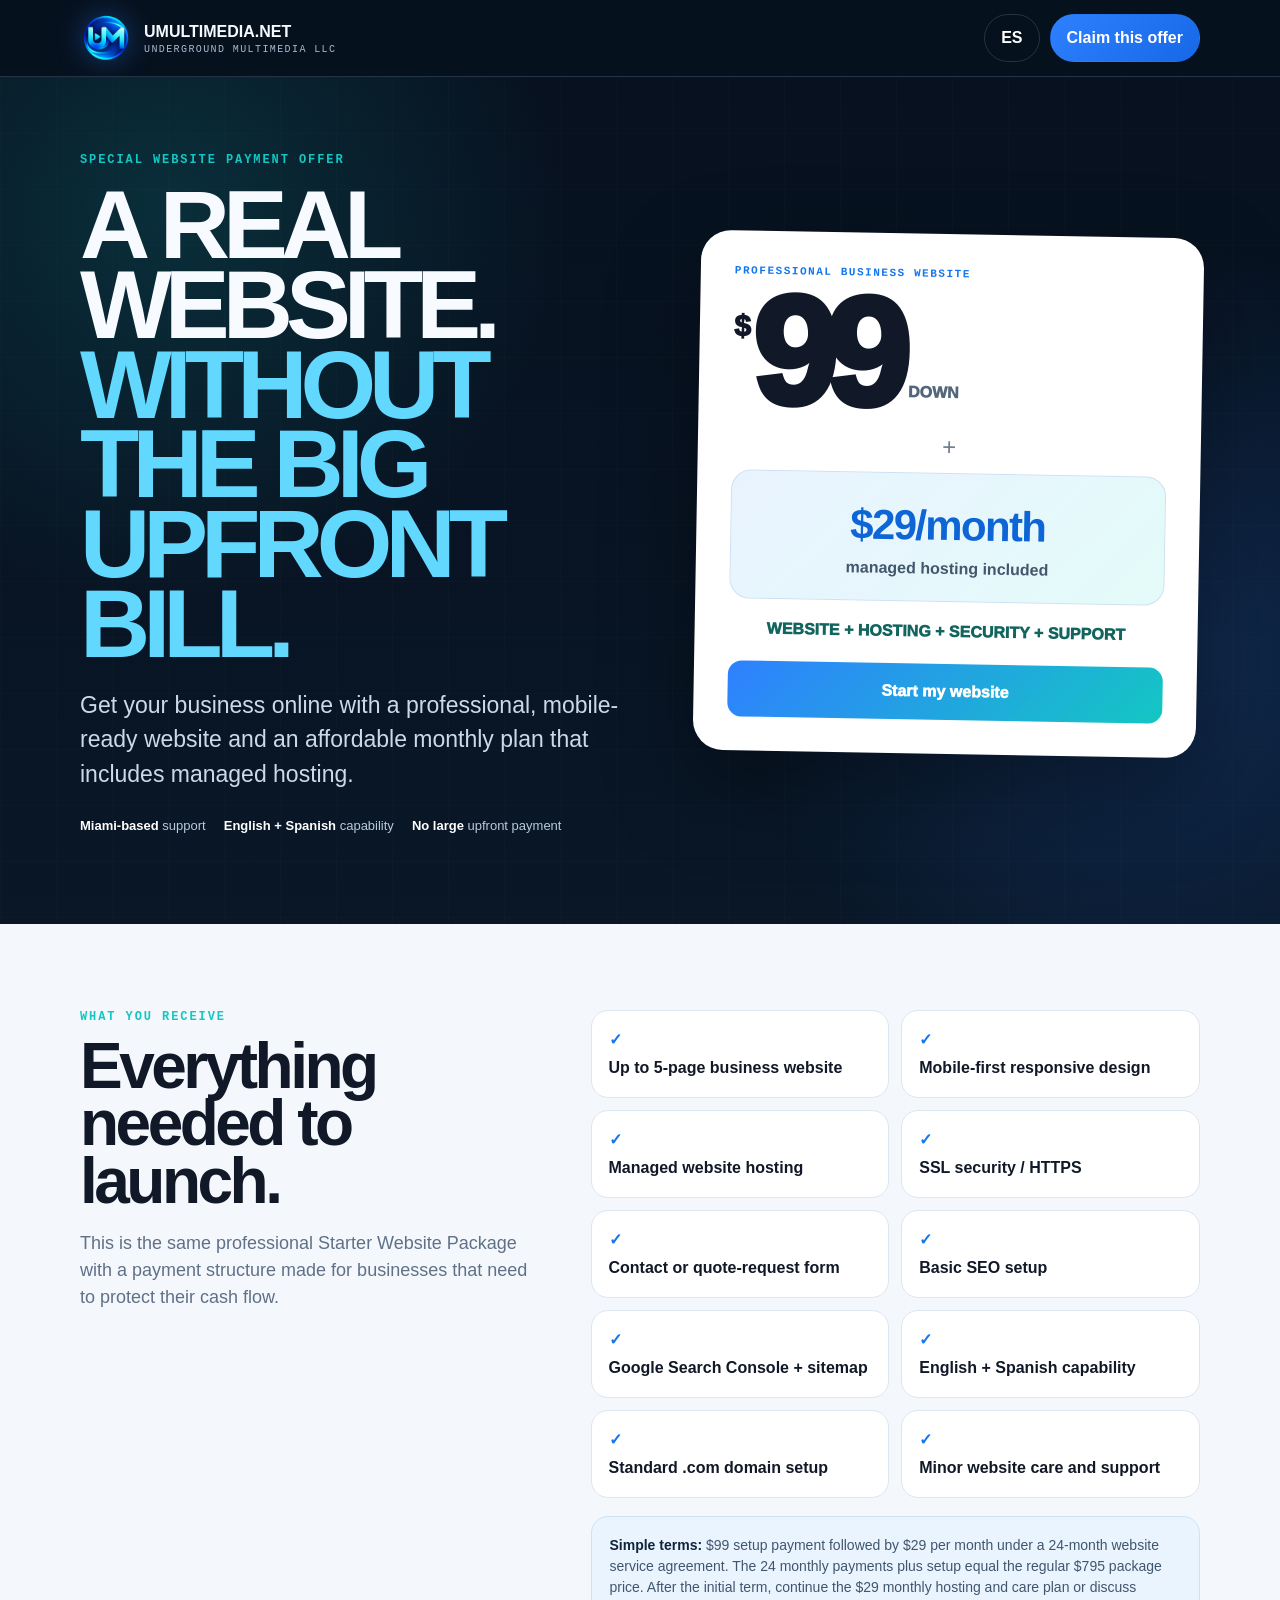
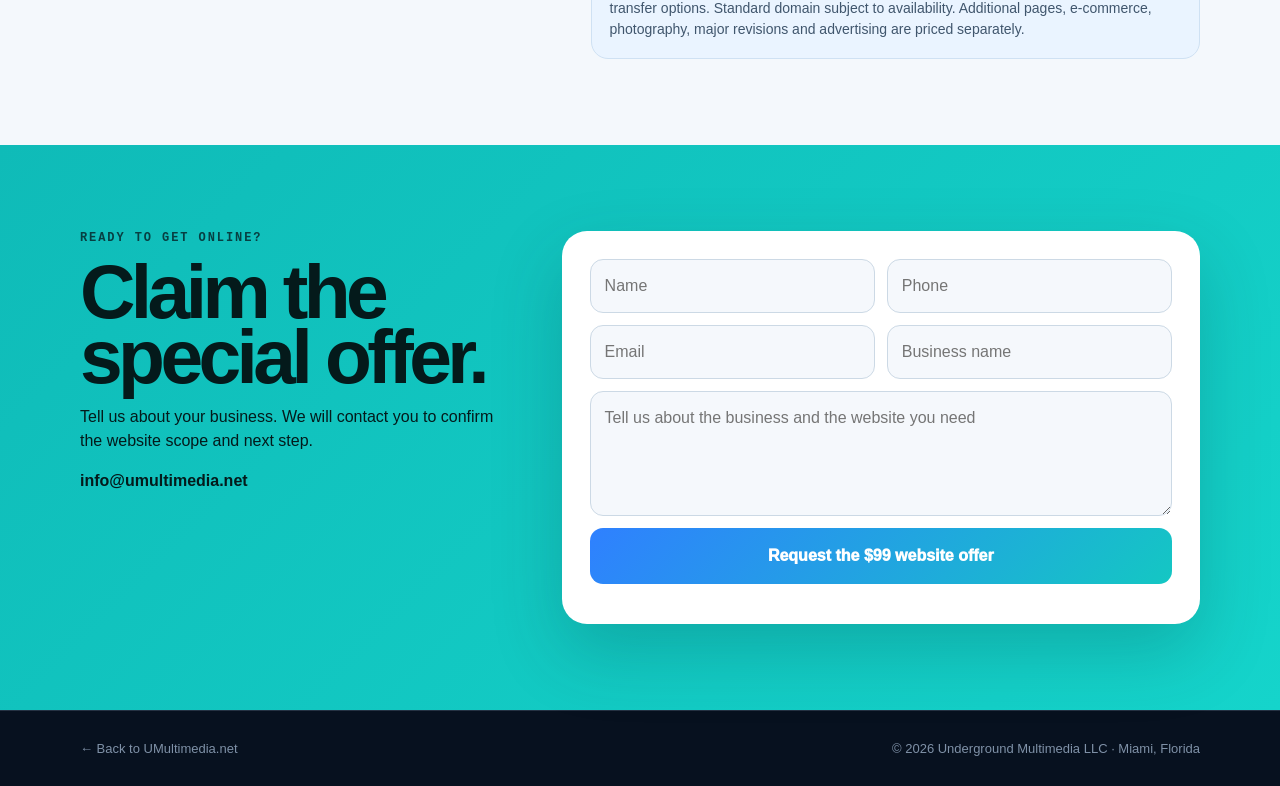
<file: special-offer.html>
<!doctype html>
<html lang="en">
<head>
<meta charset="utf-8">
<meta name="viewport" content="width=device-width,initial-scale=1">
<title>Affordable Business Website Offer | UMultimedia Miami</title>
<meta name="description" content="Get a professional business website for $99 down and $29 per month, including managed hosting, security and ongoing website care from UMultimedia.">
<meta name="robots" content="noindex,follow">
<link rel="canonical" href="https://umultimedia.net/special-offer.html">
<style>
:root{--navy:#07111f;--navy2:#0a1829;--blue:#2f80ff;--teal:#14c7c3;--ice:#63d8ff;--white:#f7fbff;--muted:#a9b9cc;--paper:#f4f8fc;--ink:#111827;--line:rgba(170,200,232,.18)}
*{box-sizing:border-box}html{scroll-behavior:smooth}body{margin:0;background:var(--navy);color:var(--white);font-family:Inter,Arial,Helvetica,sans-serif;line-height:1.5}a{color:inherit;text-decoration:none}button,input,textarea{font:inherit}.wrap{width:min(1120px,92vw);margin:auto}
.nav{border-bottom:1px solid var(--line);background:rgba(7,17,31,.96)}.navin{min-height:76px;display:flex;align-items:center;justify-content:space-between;gap:20px}.brand{display:flex;align-items:center;gap:12px;font-weight:900}.mark{width:52px;height:52px;border-radius:50%;object-fit:contain;filter:drop-shadow(0 0 14px rgba(47,128,255,.38))}.brand small{display:block;color:var(--muted);font:10px/1.15 monospace;letter-spacing:.14em}.navActions{display:flex;align-items:center;gap:10px}.pill,.lang{border:1px solid var(--line);border-radius:999px;padding:11px 16px;background:transparent;color:#fff;font-weight:850;cursor:pointer}.pill{background:linear-gradient(135deg,var(--blue),#1768e7);border-color:transparent}
.hero{position:relative;overflow:hidden;padding:76px 0 88px;background:radial-gradient(circle at 13% 15%,rgba(20,199,195,.16),transparent 30%),radial-gradient(circle at 90% 68%,rgba(47,128,255,.2),transparent 32%),linear-gradient(180deg,#07111f,#091727)}.gridbg{position:absolute;inset:0;opacity:.26;background-image:linear-gradient(rgba(255,255,255,.05) 1px,transparent 1px),linear-gradient(90deg,rgba(255,255,255,.05) 1px,transparent 1px);background-size:56px 56px}.heroGrid{position:relative;display:grid;grid-template-columns:1.05fr .95fr;gap:62px;align-items:center}.eyebrow{font:800 12px monospace;letter-spacing:.16em;color:var(--teal);text-transform:uppercase}.hero h1{font-size:clamp(56px,7.6vw,112px);line-height:.82;letter-spacing:-.072em;margin:18px 0 24px}.hero h1 span{display:block;color:var(--ice)}.lead{font-size:clamp(18px,1.8vw,23px);color:#ccdae8;max-width:650px}.proof{display:flex;gap:18px;flex-wrap:wrap;margin-top:25px;color:#b9cadd;font-size:13px}.proof b{color:#fff}
.offerCard{background:#fff;color:var(--ink);border-radius:30px;padding:34px;box-shadow:0 34px 90px rgba(0,0,0,.35);transform:rotate(1deg)}.offerLabel{font:800 11px monospace;letter-spacing:.14em;color:#1476ee;text-transform:uppercase}.down{display:flex;align-items:flex-start;margin:12px 0 0}.dollar{font-size:30px;font-weight:950;margin-top:15px}.big{font-size:clamp(96px,13vw,154px);font-weight:950;line-height:.84;letter-spacing:-.08em}.downWord{align-self:flex-end;margin:0 0 16px 12px;font-weight:950;color:#53667b}.plus{text-align:center;font-size:24px;color:#6d7e90;margin:8px 0}.monthly{background:linear-gradient(135deg,#e9f3ff,#e3fbf9);border:1px solid #cce1f3;border-radius:20px;padding:20px;text-align:center}.monthly strong{font-size:42px;letter-spacing:-.04em;color:#0d65d6}.monthly span{display:block;color:#42566c;font-weight:800}.included{margin:18px 0 0;text-align:center;color:#12655f;font-weight:950}.cta{display:block;text-align:center;margin-top:20px;padding:16px 18px;border-radius:14px;background:linear-gradient(135deg,var(--blue),var(--teal));color:#fff;font-weight:950}
.details{background:var(--paper);color:var(--ink);padding:86px 0}.detailsGrid{display:grid;grid-template-columns:.85fr 1.15fr;gap:60px}.details h2{font-size:clamp(44px,5vw,74px);line-height:.9;letter-spacing:-.055em;margin:14px 0 20px}.details p{color:#607087;font-size:18px}.list{display:grid;grid-template-columns:1fr 1fr;gap:12px}.item{background:#fff;border:1px solid #dce6f0;border-radius:17px;padding:17px;font-weight:800}.item span{display:block;color:#1476ee;margin-bottom:4px}.terms{margin-top:18px;padding:18px;background:#eaf4ff;border:1px solid #cfe1f3;border-radius:17px;color:#40566d;font-size:14px}.terms strong{color:#10243a}
.contact{padding:86px 0;background:linear-gradient(135deg,#0fbbb8,#15d4cb);color:#041a1b}.contactGrid{display:grid;grid-template-columns:.8fr 1.2fr;gap:56px}.contact h2{font-size:clamp(48px,6vw,86px);line-height:.85;letter-spacing:-.06em;margin:14px 0}.form{background:#fff;color:#101827;border-radius:25px;padding:28px;display:grid;grid-template-columns:1fr 1fr;gap:12px;box-shadow:0 28px 70px rgba(2,55,58,.22)}.form input,.form textarea{width:100%;background:#f5f8fc;border:1px solid #ccd9e5;color:#101827;border-radius:13px;padding:14px}.form textarea{min-height:125px;resize:vertical}.full{grid-column:1/-1}.form button{border:0;border-radius:13px;padding:16px;background:linear-gradient(135deg,var(--blue),var(--teal));color:#fff;font-weight:950;cursor:pointer}.micro{font-size:12px;color:#607087}.footer{padding:28px 0;color:#7f91a7;border-top:1px solid var(--line);font-size:13px}.footerin{display:flex;justify-content:space-between;gap:20px;flex-wrap:wrap}
@media(max-width:860px){.heroGrid,.detailsGrid,.contactGrid{grid-template-columns:1fr}.offerCard{transform:none;max-width:600px}.list{grid-template-columns:1fr}}
@media(max-width:560px){.brandText{display:none}.hero{padding-top:54px}.hero h1{font-size:58px}.offerCard{padding:25px}.big{font-size:118px}.list,.form{grid-template-columns:1fr}.full{grid-column:auto}.navActions .pill{display:none}}
</style>
</head>
<body>
<header class="nav"><div class="wrap navin"><a class="brand" href="index.html"><img class="mark" src="assets/umultimedia-logo.png" width="52" height="52" alt="UMultimedia logo"><span class="brandText">UMULTIMEDIA.NET<small>UNDERGROUND MULTIMEDIA LLC</small></span></a><div class="navActions"><button class="lang" id="lang">ES</button><a class="pill" href="#claim" data-en="Claim this offer" data-es="Solicita esta oferta">Claim this offer</a></div></div></header>
<main>
<section class="hero"><div class="gridbg"></div><div class="wrap heroGrid"><div><div class="eyebrow" data-en="SPECIAL WEBSITE PAYMENT OFFER" data-es="OFERTA ESPECIAL DE PAGOS PARA TU WEB">SPECIAL WEBSITE PAYMENT OFFER</div><h1 data-en="A REAL WEBSITE. <span>WITHOUT THE BIG UPFRONT BILL.</span>" data-es="UNA PÁGINA PROFESIONAL. <span>SIN UN PAGO INICIAL GRANDE.</span>">A REAL WEBSITE. <span>WITHOUT THE BIG UPFRONT BILL.</span></h1><p class="lead" data-en="Get your business online with a professional, mobile-ready website and an affordable monthly plan that includes managed hosting." data-es="Pon tu negocio online con una página profesional para móviles y un plan mensual accesible que incluye hosting administrado.">Get your business online with a professional, mobile-ready website and an affordable monthly plan that includes managed hosting.</p><div class="proof"><span><b>Miami-based</b> support</span><span><b>English + Spanish</b> capability</span><span><b>No large</b> upfront payment</span></div></div><div class="offerCard"><div class="offerLabel" data-en="Professional business website" data-es="Página web profesional para negocios">Professional business website</div><div class="down"><span class="dollar">$</span><span class="big">99</span><span class="downWord" data-en="DOWN" data-es="INICIAL">DOWN</span></div><div class="plus">+</div><div class="monthly"><strong>$29/month</strong><span data-en="managed hosting included" data-es="hosting administrado incluido">managed hosting included</span></div><div class="included" data-en="WEBSITE + HOSTING + SECURITY + SUPPORT" data-es="PÁGINA + HOSTING + SEGURIDAD + SOPORTE">WEBSITE + HOSTING + SECURITY + SUPPORT</div><a class="cta" href="#claim" data-en="Start my website" data-es="Comenzar mi página">Start my website</a></div></div></section>
<section class="details"><div class="wrap detailsGrid"><div><div class="eyebrow" data-en="WHAT YOU RECEIVE" data-es="LO QUE RECIBES">WHAT YOU RECEIVE</div><h2 data-en="Everything needed to launch." data-es="Todo lo necesario para lanzar.">Everything needed to launch.</h2><p data-en="This is the same professional Starter Website Package with a payment structure made for businesses that need to protect their cash flow." data-es="Es el mismo Paquete Web Inicial profesional, con una forma de pago diseñada para negocios que necesitan cuidar su flujo de efectivo.">This is the same professional Starter Website Package with a payment structure made for businesses that need to protect their cash flow.</p></div><div><div class="list"><div class="item"><span>✓</span>Up to 5-page business website</div><div class="item"><span>✓</span>Mobile-first responsive design</div><div class="item"><span>✓</span>Managed website hosting</div><div class="item"><span>✓</span>SSL security / HTTPS</div><div class="item"><span>✓</span>Contact or quote-request form</div><div class="item"><span>✓</span>Basic SEO setup</div><div class="item"><span>✓</span>Google Search Console + sitemap</div><div class="item"><span>✓</span>English + Spanish capability</div><div class="item"><span>✓</span>Standard .com domain setup</div><div class="item"><span>✓</span>Minor website care and support</div></div><div class="terms"><strong data-en="Simple terms:" data-es="Términos sencillos:">Simple terms:</strong> <span data-en="$99 setup payment followed by $29 per month under a 24-month website service agreement. The 24 monthly payments plus setup equal the regular $795 package price. After the initial term, continue the $29 monthly hosting and care plan or discuss transfer options. Standard domain subject to availability. Additional pages, e-commerce, photography, major revisions and advertising are priced separately." data-es="Pago inicial de $99 seguido por $29 al mes bajo un acuerdo de servicio web de 24 meses. Los 24 pagos mensuales más el inicial equivalen al precio regular de $795. Después del término inicial, puedes continuar el plan mensual de hosting y cuidado por $29 o consultar opciones de transferencia. Dominio estándar sujeto a disponibilidad. Páginas adicionales, comercio electrónico, fotografía, cambios mayores y publicidad se cotizan por separado.">$99 setup payment followed by $29 per month under a 24-month website service agreement. The 24 monthly payments plus setup equal the regular $795 package price. After the initial term, continue the $29 monthly hosting and care plan or discuss transfer options. Standard domain subject to availability. Additional pages, e-commerce, photography, major revisions and advertising are priced separately.</span></div></div></div></section>
<section class="contact" id="claim"><div class="wrap contactGrid"><div><div class="eyebrow" style="color:#073f42" data-en="READY TO GET ONLINE?" data-es="¿LISTO PARA ESTAR ONLINE?">READY TO GET ONLINE?</div><h2 data-en="Claim the special offer." data-es="Solicita la oferta especial.">Claim the special offer.</h2><p data-en="Tell us about your business. We will contact you to confirm the website scope and next step." data-es="Cuéntanos sobre tu negocio. Te contactaremos para confirmar el alcance de la página y el próximo paso.">Tell us about your business. We will contact you to confirm the website scope and next step.</p><p><strong>info@umultimedia.net</strong></p></div><form class="form" id="leadForm"><input id="name" required placeholder="Name"><input id="phone" required placeholder="Phone"><input id="email" required type="email" placeholder="Email"><input id="business" placeholder="Business name"><textarea class="full" id="details" placeholder="Tell us about the business and the website you need"></textarea><button class="full" type="submit" data-en="Request the $99 website offer" data-es="Solicitar la oferta web de $99">Request the $99 website offer</button><div class="micro full" id="formMsg"></div></form></div></section>
</main>
<footer class="footer"><div class="wrap footerin"><a href="index.html" data-en="← Back to UMultimedia.net" data-es="← Volver a UMultimedia.net">← Back to UMultimedia.net</a><span>© 2026 Underground Multimedia LLC · Miami, Florida</span></div></footer>
<script>
const langBtn=document.getElementById('lang');let current='en';langBtn.addEventListener('click',()=>{current=current==='en'?'es':'en';langBtn.textContent=current==='en'?'ES':'EN';document.documentElement.lang=current;document.querySelectorAll('[data-en]').forEach(el=>el.innerHTML=el.dataset[current])});
document.getElementById('leadForm').addEventListener('submit',e=>{e.preventDefault();const n=document.getElementById('name').value.trim(),p=document.getElementById('phone').value.trim(),em=document.getElementById('email').value.trim(),biz=document.getElementById('business').value.trim(),det=document.getElementById('details').value.trim();const subject=encodeURIComponent('Special $99 Website Offer - '+(biz||n));const body=encodeURIComponent('Name: '+n+'\nPhone: '+p+'\nEmail: '+em+'\nBusiness: '+biz+'\nOffer: $99 down + $29/month\n\nWebsite details:\n'+det);document.getElementById('formMsg').textContent=current==='en'?'Opening your email app to send the request...':'Abriendo tu correo para enviar la solicitud...';window.location.href='mailto:info@umultimedia.net?subject='+subject+'&body='+body});
</script>
</body>
</html>
</file>
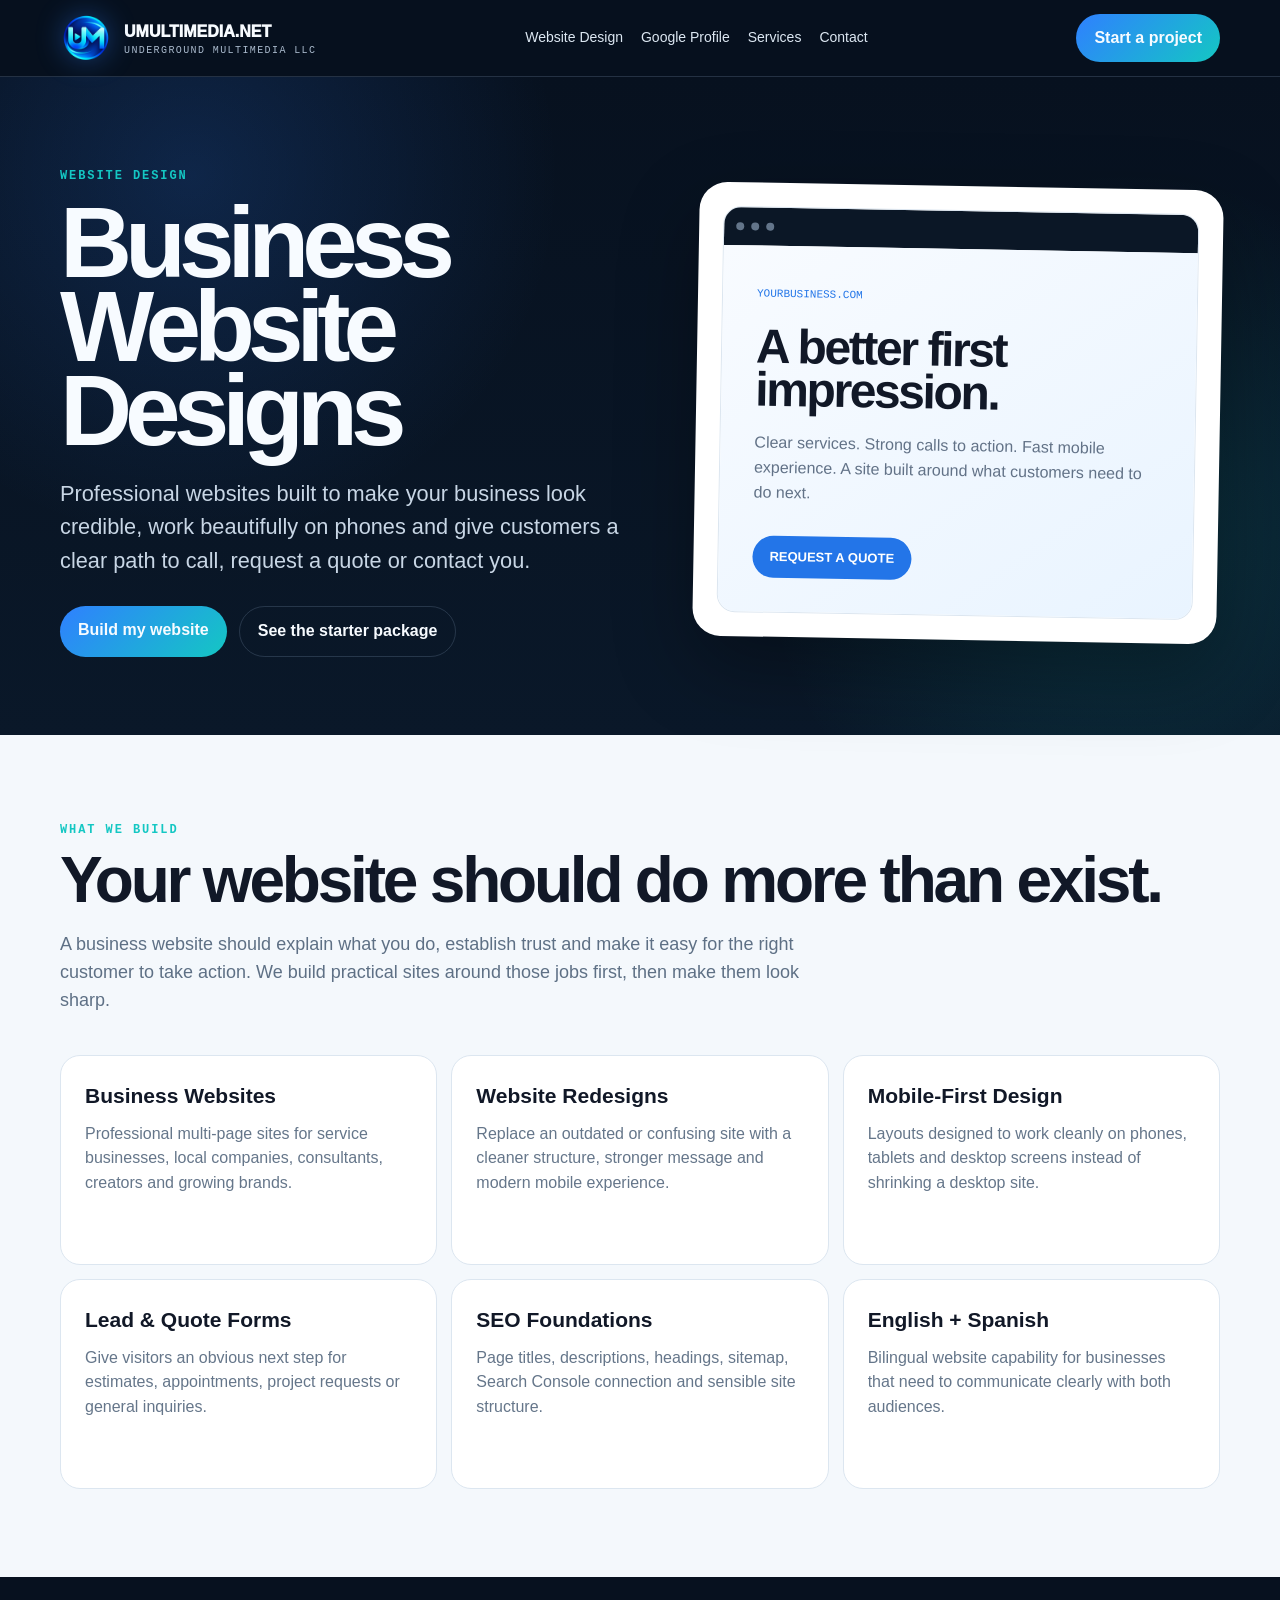
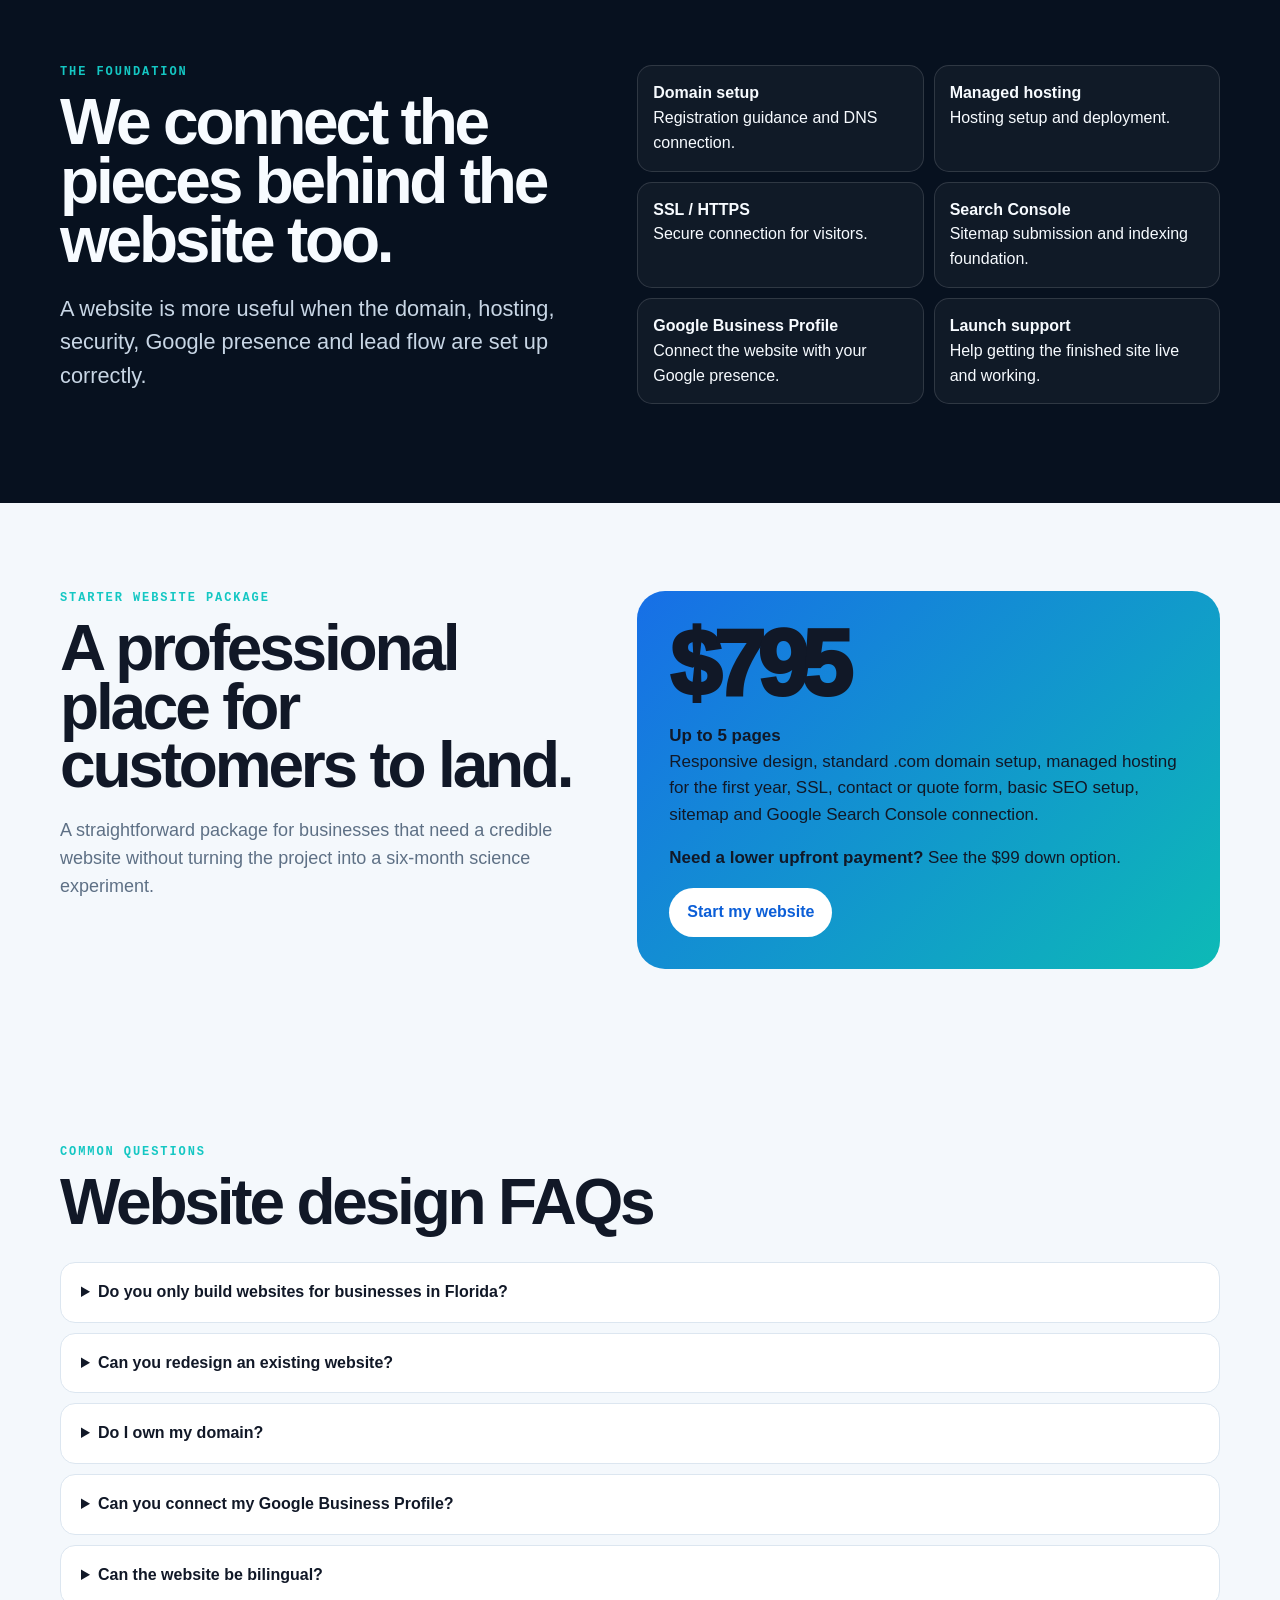
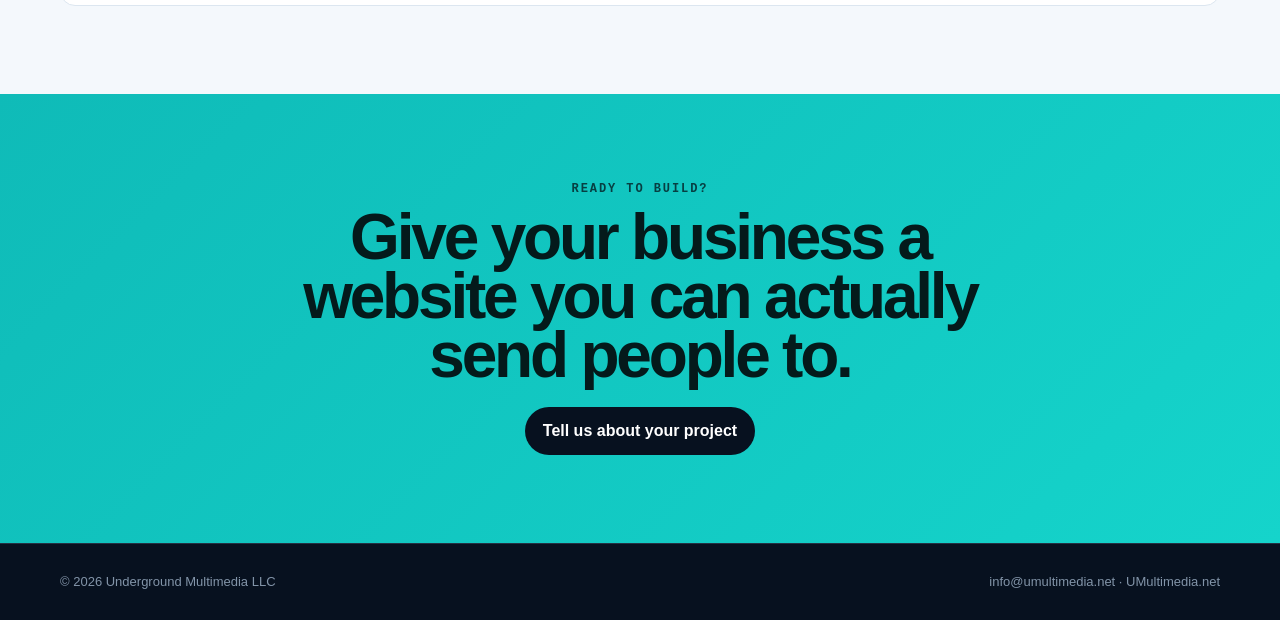
<file: website-design.html>
<!doctype html>
<html lang="en">
<head>
<meta charset="utf-8">
<meta name="viewport" content="width=device-width,initial-scale=1">
<title>Business Website Designs | UMultimedia</title>
<meta name="description" content="Professional business website designs from UMultimedia. Responsive websites, domains, hosting, contact forms, SEO foundations and bilingual website options.">
<meta name="robots" content="index,follow,max-image-preview:large">
<link rel="canonical" href="https://umultimedia.net/website-design.html">
<meta property="og:type" content="website">
<meta property="og:site_name" content="UMultimedia">
<meta property="og:title" content="Business Website Designs | UMultimedia">
<meta property="og:description" content="Professional, mobile-ready business websites designed to turn visitors into inquiries.">
<meta property="og:url" content="https://umultimedia.net/website-design.html">
<script type="application/ld+json">{"@context":"https://schema.org","@type":"Service","name":"Business Website Designs","provider":{"@type":"Organization","name":"UMultimedia","legalName":"Underground Multimedia LLC","url":"https://umultimedia.net/"},"areaServed":"United States","url":"https://umultimedia.net/website-design.html"}</script>
<style>
:root{--navy:#07111f;--blue:#2f80ff;--teal:#14c7c3;--ice:#63d8ff;--white:#f7fbff;--muted:#a9b9cc;--paper:#f4f8fc;--ink:#111827;--line:rgba(170,200,232,.18)}
*{box-sizing:border-box}html{scroll-behavior:smooth}body{margin:0;background:var(--navy);color:var(--white);font-family:Inter,Arial,Helvetica,sans-serif;line-height:1.55}a{color:inherit;text-decoration:none}.wrap{width:min(1160px,92vw);margin:auto}
.nav{position:sticky;top:0;z-index:40;background:rgba(7,17,31,.95);backdrop-filter:blur(16px);border-bottom:1px solid var(--line)}.navin{min-height:76px;display:flex;align-items:center;justify-content:space-between;gap:20px}.brand{display:flex;align-items:center;gap:12px;font-weight:950}.mark{width:52px;height:52px;object-fit:contain;filter:drop-shadow(0 0 14px rgba(47,128,255,.38))}.brand small{display:block;color:var(--muted);font:10px/1.15 monospace;letter-spacing:.14em}.navlinks{display:flex;gap:18px;color:#dce7f2;font-size:14px}.btn{display:inline-block;border:1px solid var(--line);border-radius:999px;padding:12px 18px;font-weight:900}.btn.primary{background:linear-gradient(135deg,var(--blue),var(--teal));border:0}.hero{padding:92px 0 78px;background:radial-gradient(circle at 15% 15%,rgba(47,128,255,.18),transparent 30%),radial-gradient(circle at 88% 70%,rgba(20,199,195,.16),transparent 30%),linear-gradient(180deg,#07111f,#0a1829)}.heroGrid{display:grid;grid-template-columns:1.05fr .95fr;gap:56px;align-items:center}.eyebrow{font:800 12px monospace;letter-spacing:.16em;color:var(--teal);text-transform:uppercase}.hero h1{font-size:clamp(58px,7.8vw,112px);line-height:.84;letter-spacing:-.07em;margin:18px 0 24px}.lead{font-size:clamp(18px,1.7vw,23px);color:#c8d6e5;max-width:720px}.heroBtns{display:flex;gap:12px;flex-wrap:wrap;margin-top:28px}.mock{background:#fff;color:var(--ink);border-radius:28px;padding:24px;box-shadow:0 30px 80px rgba(0,0,0,.32);transform:rotate(1deg)}.browser{border:1px solid #dce6f0;border-radius:18px;overflow:hidden}.bar{height:38px;background:#0b1726;display:flex;gap:7px;align-items:center;padding:0 12px}.bar i{width:8px;height:8px;border-radius:50%;background:#63758a}.screen{padding:34px;background:linear-gradient(145deg,#f8fbff,#e9f4ff);min-height:320px}.screen small{font:11px monospace;color:#2275e8}.screen h2{font-size:48px;line-height:.9;letter-spacing:-.05em;margin:20px 0}.screen p{color:#627287}.screen span{display:inline-block;margin-top:14px;background:#2375e8;color:#fff;border-radius:999px;padding:11px 17px;font-weight:900;font-size:13px}.section{padding:88px 0}.light{background:var(--paper);color:var(--ink)}.section h2{font-size:clamp(42px,5vw,74px);line-height:.92;letter-spacing:-.05em;margin:14px 0 22px}.intro{max-width:780px;color:#5e7085;font-size:18px}.grid{display:grid;grid-template-columns:repeat(3,1fr);gap:14px;margin-top:40px}.card{background:#fff;border:1px solid #dce6f0;border-radius:20px;padding:24px;min-height:210px}.card strong{display:block;font-size:21px;margin-bottom:9px}.card p{color:#65768a;margin:0}.darkGrid{display:grid;grid-template-columns:.95fr 1.05fr;gap:50px;align-items:start}.checks{display:grid;grid-template-columns:1fr 1fr;gap:10px}.check{padding:15px;border:1px solid rgba(255,255,255,.13);border-radius:15px;background:rgba(255,255,255,.04)}.priceBox{background:linear-gradient(135deg,#176fe7,#0dbab6);border-radius:28px;padding:32px}.priceBox .price{font-size:92px;font-weight:1000;line-height:.9;letter-spacing:-.08em}.priceBox p{font-size:17px}.priceBox .btn{background:#fff;color:#0b5ed7;border:0}.faq{display:grid;gap:10px;margin-top:30px}.faq details{background:#fff;border:1px solid #dce6f0;border-radius:15px;padding:17px 20px}.faq summary{font-weight:900;cursor:pointer}.faq p{color:#637489}.cta{background:linear-gradient(135deg,#0fbbb8,#15d4cb);color:#041a1b;text-align:center}.cta h2{max-width:800px;margin:12px auto 22px}.cta .btn{background:#07111f;color:white;border:0}.footer{padding:28px 0;color:#8294a8;border-top:1px solid var(--line);font-size:13px}.footerin{display:flex;justify-content:space-between;gap:20px;flex-wrap:wrap}
@media(max-width:900px){.heroGrid,.darkGrid{grid-template-columns:1fr}.grid{grid-template-columns:1fr 1fr}.navlinks{display:none}.mock{transform:none}}@media(max-width:620px){.brandText{display:none}.hero{padding-top:60px}.hero h1{font-size:58px}.grid,.checks{grid-template-columns:1fr}.screen h2{font-size:38px}}
</style>
</head>
<body>
<header class="nav"><div class="wrap navin"><a class="brand" href="index.html"><img class="mark" src="assets/umultimedia-logo.png" alt="UMultimedia logo"><span class="brandText">UMULTIMEDIA.NET<small>UNDERGROUND MULTIMEDIA LLC</small></span></a><nav class="navlinks"><a href="website-design.html">Website Design</a><a href="google-business-profile.html">Google Profile</a><a href="index.html#services">Services</a><a href="index.html#contact">Contact</a></nav><a class="btn primary" href="index.html#contact">Start a project</a></div></header>
<main>
<section class="hero"><div class="wrap heroGrid"><div><div class="eyebrow">WEBSITE DESIGN</div><h1>Business Website Designs</h1><p class="lead">Professional websites built to make your business look credible, work beautifully on phones and give customers a clear path to call, request a quote or contact you.</p><div class="heroBtns"><a class="btn primary" href="index.html#contact">Build my website</a><a class="btn" href="#package">See the starter package</a></div></div><div class="mock"><div class="browser"><div class="bar"><i></i><i></i><i></i></div><div class="screen"><small>YOURBUSINESS.COM</small><h2>A better first impression.</h2><p>Clear services. Strong calls to action. Fast mobile experience. A site built around what customers need to do next.</p><span>REQUEST A QUOTE</span></div></div></div></div></section>
<section class="section light"><div class="wrap"><div class="eyebrow">WHAT WE BUILD</div><h2>Your website should do more than exist.</h2><p class="intro">A business website should explain what you do, establish trust and make it easy for the right customer to take action. We build practical sites around those jobs first, then make them look sharp.</p><div class="grid"><div class="card"><strong>Business Websites</strong><p>Professional multi-page sites for service businesses, local companies, consultants, creators and growing brands.</p></div><div class="card"><strong>Website Redesigns</strong><p>Replace an outdated or confusing site with a cleaner structure, stronger message and modern mobile experience.</p></div><div class="card"><strong>Mobile-First Design</strong><p>Layouts designed to work cleanly on phones, tablets and desktop screens instead of shrinking a desktop site.</p></div><div class="card"><strong>Lead & Quote Forms</strong><p>Give visitors an obvious next step for estimates, appointments, project requests or general inquiries.</p></div><div class="card"><strong>SEO Foundations</strong><p>Page titles, descriptions, headings, sitemap, Search Console connection and sensible site structure.</p></div><div class="card"><strong>English + Spanish</strong><p>Bilingual website capability for businesses that need to communicate clearly with both audiences.</p></div></div></div></section>
<section class="section"><div class="wrap darkGrid"><div><div class="eyebrow">THE FOUNDATION</div><h2>We connect the pieces behind the website too.</h2><p class="lead">A website is more useful when the domain, hosting, security, Google presence and lead flow are set up correctly.</p></div><div class="checks"><div class="check"><strong>Domain setup</strong><br>Registration guidance and DNS connection.</div><div class="check"><strong>Managed hosting</strong><br>Hosting setup and deployment.</div><div class="check"><strong>SSL / HTTPS</strong><br>Secure connection for visitors.</div><div class="check"><strong>Search Console</strong><br>Sitemap submission and indexing foundation.</div><div class="check"><strong>Google Business Profile</strong><br>Connect the website with your Google presence.</div><div class="check"><strong>Launch support</strong><br>Help getting the finished site live and working.</div></div></div></section>
<section class="section light" id="package"><div class="wrap darkGrid"><div><div class="eyebrow">STARTER WEBSITE PACKAGE</div><h2>A professional place for customers to land.</h2><p class="intro">A straightforward package for businesses that need a credible website without turning the project into a six-month science experiment.</p></div><div class="priceBox"><div class="price">$795</div><p><strong>Up to 5 pages</strong><br>Responsive design, standard .com domain setup, managed hosting for the first year, SSL, contact or quote form, basic SEO setup, sitemap and Google Search Console connection.</p><p><a href="special-offer.html"><strong>Need a lower upfront payment?</strong> See the $99 down option.</a></p><a class="btn" href="index.html#contact">Start my website</a></div></div></section>
<section class="section light"><div class="wrap"><div class="eyebrow">COMMON QUESTIONS</div><h2>Website design FAQs</h2><div class="faq"><details><summary>Do you only build websites for businesses in Florida?</summary><p>No. Website design can be handled remotely for businesses in other states as well.</p></details><details><summary>Can you redesign an existing website?</summary><p>Yes. We can review the current site, keep what is useful and rebuild the structure, presentation and calls to action.</p></details><details><summary>Do I own my domain?</summary><p>The goal is for the business to maintain ownership and control of its important accounts and assets. We can help configure and manage the technical connections.</p></details><details><summary>Can you connect my Google Business Profile?</summary><p>Yes. We can connect the website and Google Business Profile so customers move cleanly between search, maps and your site.</p></details><details><summary>Can the website be bilingual?</summary><p>Yes. English and Spanish website capability is available when the project calls for it.</p></details></div></div></section>
<section class="section cta"><div class="wrap"><div class="eyebrow" style="color:#073f42">READY TO BUILD?</div><h2>Give your business a website you can actually send people to.</h2><a class="btn" href="index.html#contact">Tell us about your project</a></div></section>
</main>
<footer class="footer"><div class="wrap footerin"><span>© 2026 Underground Multimedia LLC</span><span><a href="mailto:info@umultimedia.net">info@umultimedia.net</a> · UMultimedia.net</span></div></footer>
</body>
</html>
</file>
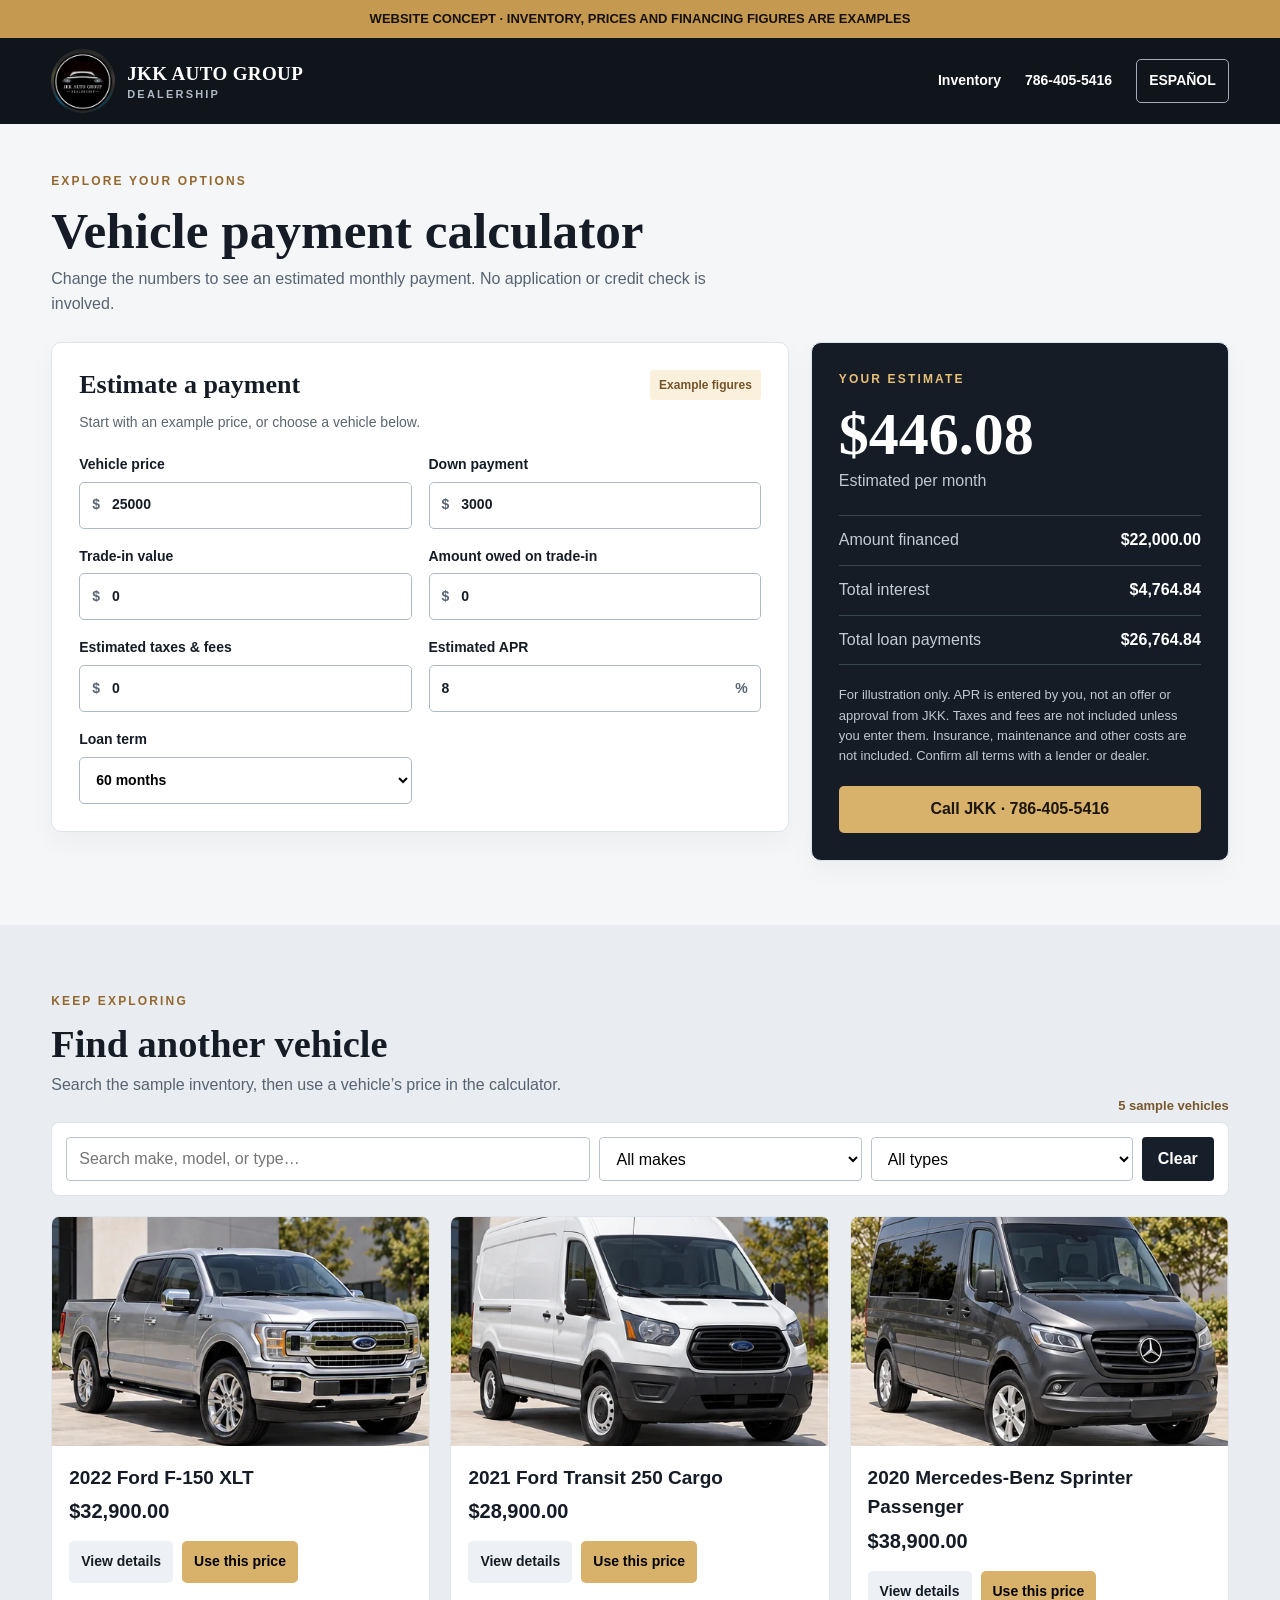
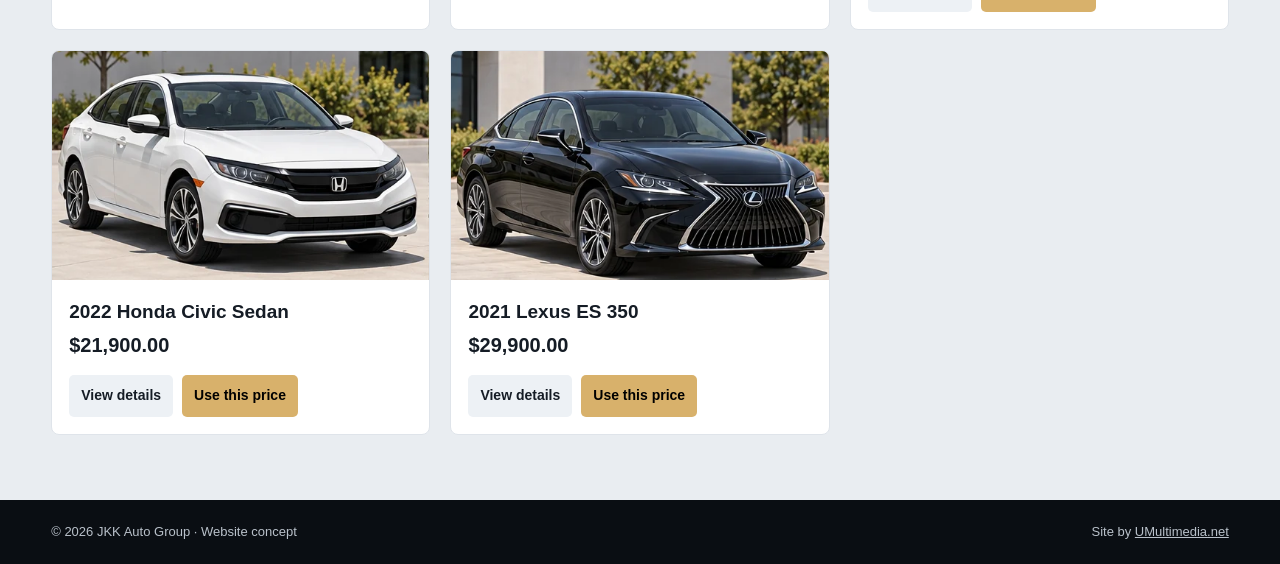
<file: jkk-motors/loan-calculator.html>
<!doctype html>
<html lang="en">
<head>
  <meta charset="utf-8">
  <meta name="viewport" content="width=device-width, initial-scale=1">
  <meta name="robots" content="noindex,nofollow">
  <meta name="description" content="Explore sample vehicle payments and search JKK Auto Group's concept inventory.">
  <title>Vehicle Payment Calculator | JKK Auto Group</title>
  <link rel="stylesheet" href="loan-calculator.css">
  <script src="loan-math.js" defer></script>
  <script src="loan-calculator.js" defer></script>
</head>
<body>
  <div class="demo" id="demo">WEBSITE CONCEPT · INVENTORY, PRICES AND FINANCING FIGURES ARE EXAMPLES</div>
  <header class="header">
    <div class="wrap nav">
      <a class="brand" href="./" id="brand"><img src="assets/jkk-logo.jpeg" alt="JKK Auto Group logo"><span>JKK AUTO GROUP<small id="brandSub">DEALERSHIP</small></span></a>
      <div class="navActions"><a class="navInventory" id="navInventory" href="./#inventory">Inventory</a><a class="phone" href="tel:+17864055416">786-405-5416</a><button class="language" id="langToggle" type="button" aria-label="Ver en español">ESPAÑOL</button></div>
    </div>
  </header>
  <main>
    <section class="calculatorSection wrap" aria-labelledby="pageTitle">
      <div class="intro"><p class="eyebrow" id="eyebrow">EXPLORE YOUR OPTIONS</p><h1 id="pageTitle">Vehicle payment calculator</h1><p id="intro">Change the numbers to see an estimated monthly payment. No application or credit check is involved.</p></div>
      <div class="calculatorLayout">
        <form id="calculator" class="panel" novalidate>
          <div class="fieldHead"><h2 id="inputsTitle">Estimate a payment</h2><span class="exampleTag" id="exampleTag">Example figures</span></div>
          <p class="selected" id="selectedVehicle" aria-live="polite"></p>
          <div class="fields">
            <label for="price"><span id="priceLabel">Vehicle price</span><div class="inputWithPrefix"><span aria-hidden="true">$</span><input id="price" name="price" type="number" min="0" max="1000000" step="100" value="25000" required></div></label>
            <label for="down"><span id="downLabel">Down payment</span><div class="inputWithPrefix"><span aria-hidden="true">$</span><input id="down" name="down" type="number" min="0" max="1000000" step="100" value="3000" required></div></label>
            <label for="trade"><span id="tradeLabel">Trade-in value</span><div class="inputWithPrefix"><span aria-hidden="true">$</span><input id="trade" name="trade" type="number" min="0" max="1000000" step="100" value="0" required></div></label>
            <label for="tradeOwed"><span id="owedLabel">Amount owed on trade-in</span><div class="inputWithPrefix"><span aria-hidden="true">$</span><input id="tradeOwed" name="tradeOwed" type="number" min="0" max="1000000" step="100" value="0" required></div></label>
            <label for="taxFees"><span id="feesLabel">Estimated taxes &amp; fees</span><div class="inputWithPrefix"><span aria-hidden="true">$</span><input id="taxFees" name="taxFees" type="number" min="0" max="1000000" step="100" value="0" required></div></label>
            <label for="apr"><span id="aprLabel">Estimated APR</span><div class="inputWithPrefix"><input id="apr" name="apr" type="number" min="0" max="40" step="0.1" value="8" required><span aria-hidden="true">%</span></div></label>
            <label for="months"><span id="termLabel">Loan term</span><select id="months" name="months"><option value="36">36 months</option><option value="48">48 months</option><option value="60" selected>60 months</option><option value="72">72 months</option><option value="84">84 months</option></select></label>
          </div>
          <p id="error" class="error" role="alert" hidden></p>
        </form>
        <aside class="result panel" aria-live="polite" aria-atomic="true">
          <p class="eyebrow" id="resultEyebrow">YOUR ESTIMATE</p><p class="payment" id="payment">$0</p><p id="perMonth">Estimated per month</p>
          <dl><div><dt id="financedLabel">Amount financed</dt><dd id="financed">$0</dd></div><div><dt id="interestLabel">Total interest</dt><dd id="interest">$0</dd></div><div><dt id="totalLabel">Total loan payments</dt><dd id="total">$0</dd></div></dl>
          <p class="disclaimer" id="disclaimer">For illustration only. APR is entered by you, not an offer or approval from JKK. Taxes and fees are not included unless you enter them. Insurance, maintenance and other costs are not included. Confirm all terms with a lender or dealer.</p>
          <a class="callButton" href="tel:+17864055416" id="callButton">Call JKK · 786-405-5416</a>
        </aside>
      </div>
    </section>
    <section class="inventorySection" id="browse" aria-labelledby="browseTitle"><div class="wrap">
      <div class="sectionHead"><div><p class="eyebrow" id="browseEyebrow">KEEP EXPLORING</p><h2 id="browseTitle">Find another vehicle</h2><p id="browseCopy">Search the sample inventory, then use a vehicle's price in the calculator.</p></div><span id="count"></span></div>
      <div class="searchBar" role="search"><label class="sr" id="searchLabel" for="search">Search vehicles</label><input id="search" type="search" placeholder="Search make, model, or type…"><label class="sr" for="make" id="makeLabel">Make</label><select id="make"><option value="">All makes</option></select><label class="sr" for="type" id="typeLabel">Type</label><select id="type"><option value="">All types</option><option value="Truck">Truck</option><option value="Van">Van</option><option value="Sedan">Sedan</option></select><button id="clear" type="button">Clear</button></div>
      <div id="carGrid" class="carGrid"></div><p id="empty" class="empty" hidden>No vehicles match your search.</p>
    </div></section>
  </main>
  <footer class="footer"><div class="wrap"><span id="footerText">© 2026 JKK Auto Group · Website concept</span><span>Site by <a href="https://umultimedia.net/">UMultimedia.net</a></span></div></footer>
</body>
</html>
</file>
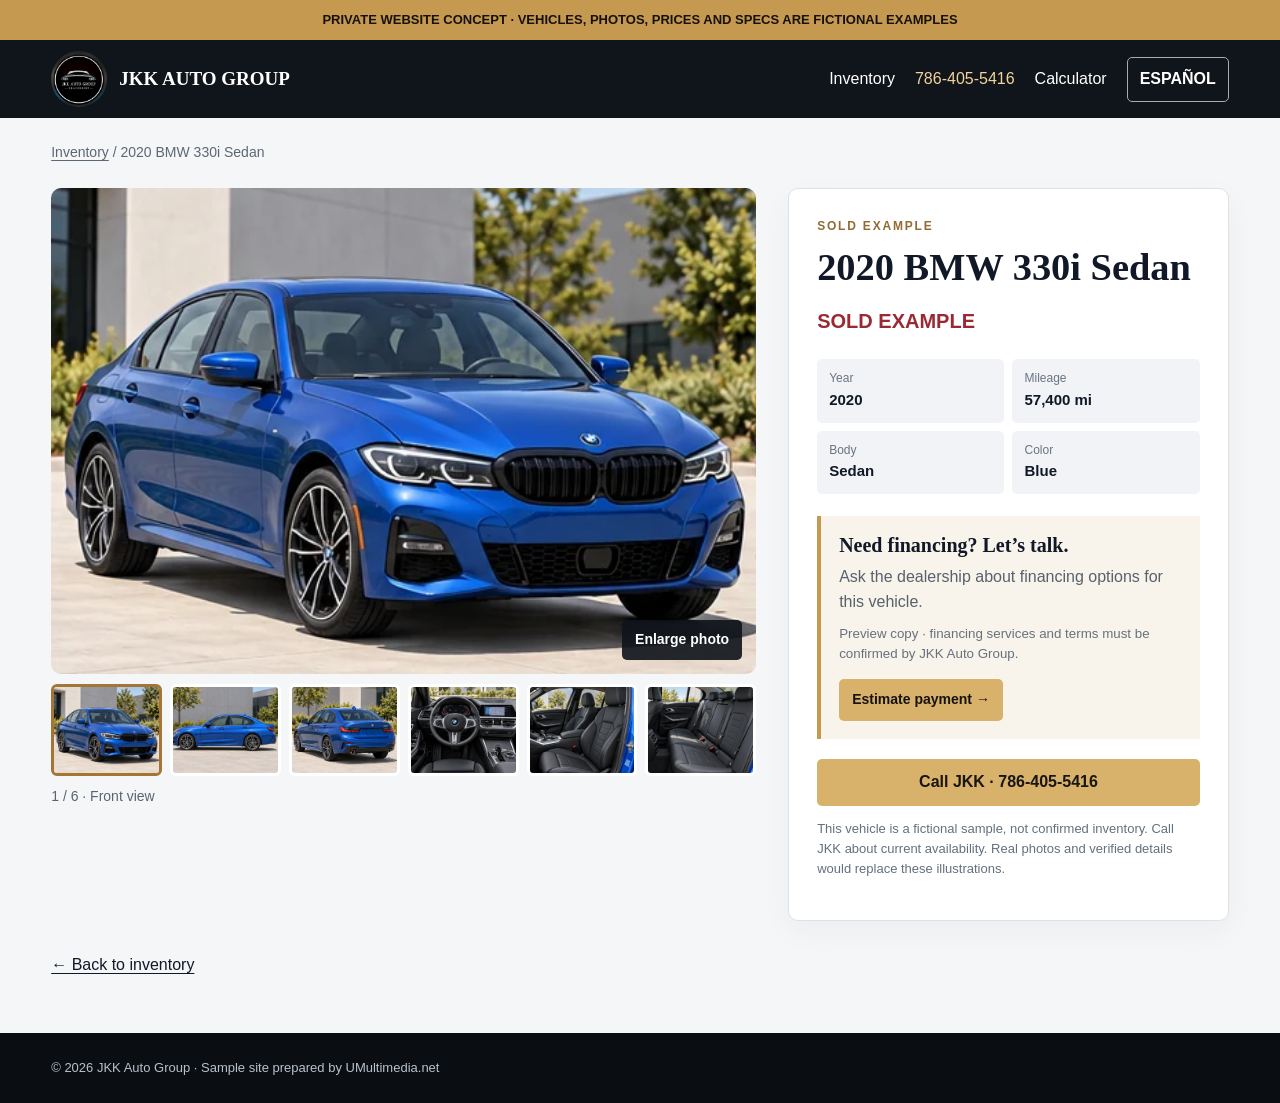
<file: jkk-motors/vehicles/bmw-330i.html>
<!doctype html><html lang="en"><head><meta charset="utf-8"><meta name="viewport" content="width=device-width,initial-scale=1"><meta name="robots" content="noindex,nofollow"><meta name="description" content="Sample vehicle gallery for JKK Auto Group."><title>Vehicle | JKK Auto Group</title><link rel="stylesheet" href="detail.css"><link rel="stylesheet" href="detail-additions.css"></head><body data-vehicle="bmw-330i"><div class="demo" id="demo"></div><header class="header"><div class="wrap nav"><a class="brand" id="brand" href="../#inventory"><img src="../assets/jkk-logo.jpeg" alt="JKK Auto Group logo">JKK AUTO GROUP</a><div class="navRight"><a id="navInventory" href="../#inventory">Inventory</a><a class="phone" href="tel:+17864055416">786-405-5416</a><a id="navCalculator" href="../loan-calculator.html">Calculator</a><button id="langToggle" class="lang" type="button">ESPAÑOL</button></div></div></header><main class="wrap"><div class="crumb"><a id="crumbInventory" href="../#inventory">Inventory</a> / <span id="crumbCar"></span></div><div class="layout"><section aria-label="Vehicle photo gallery"><button class="mainPhoto" type="button" id="mainPhoto"><img id="photo" src="../assets/vehicles/bmw-330i-front.webp" alt=""><span class="expand" id="expand">Enlarge photo</span></button><div class="thumbs" id="thumbs" aria-label="Six vehicle photos"></div><p class="caption" id="caption"></p></section><section class="panel"><div class="eyebrow" id="sample">SAMPLE VEHICLE</div><h1 id="title"></h1><strong class="price" id="price"></strong><div class="specs" id="specs"></div><div class="financeBox"><h2 id="finTitle"></h2><p id="finText"></p><small id="finNote"></small><a class="calcButton" id="calcVehicle" href="../loan-calculator.html">Estimate payment →</a></div><a class="button" id="inquiry" href="tel:+17864055416">Call JKK · 786-405-5416</a><p class="note" id="inquiryNote"></p></section></div><a class="back" id="back" href="../#inventory">← Back to inventory</a></main><footer class="footer"><div class="wrap">© 2026 JKK Auto Group · <span id="prepared"></span> <a href="https://umultimedia.net/">UMultimedia.net</a></div></footer><dialog id="lightbox" aria-modal="true" aria-labelledby="lightLabel"><div class="lightTop"><span id="lightLabel"></span><button id="closeLight" type="button" aria-label="Close">×</button></div><div class="lightFrame"><div class="lightControls"><button id="prev" type="button" aria-label="Previous">‹</button></div><img id="bigPhoto" alt=""><div class="lightControls"><button id="next" type="button" aria-label="Next">›</button></div></div></dialog><script src="detail.js" defer></script></body></html>
</file>
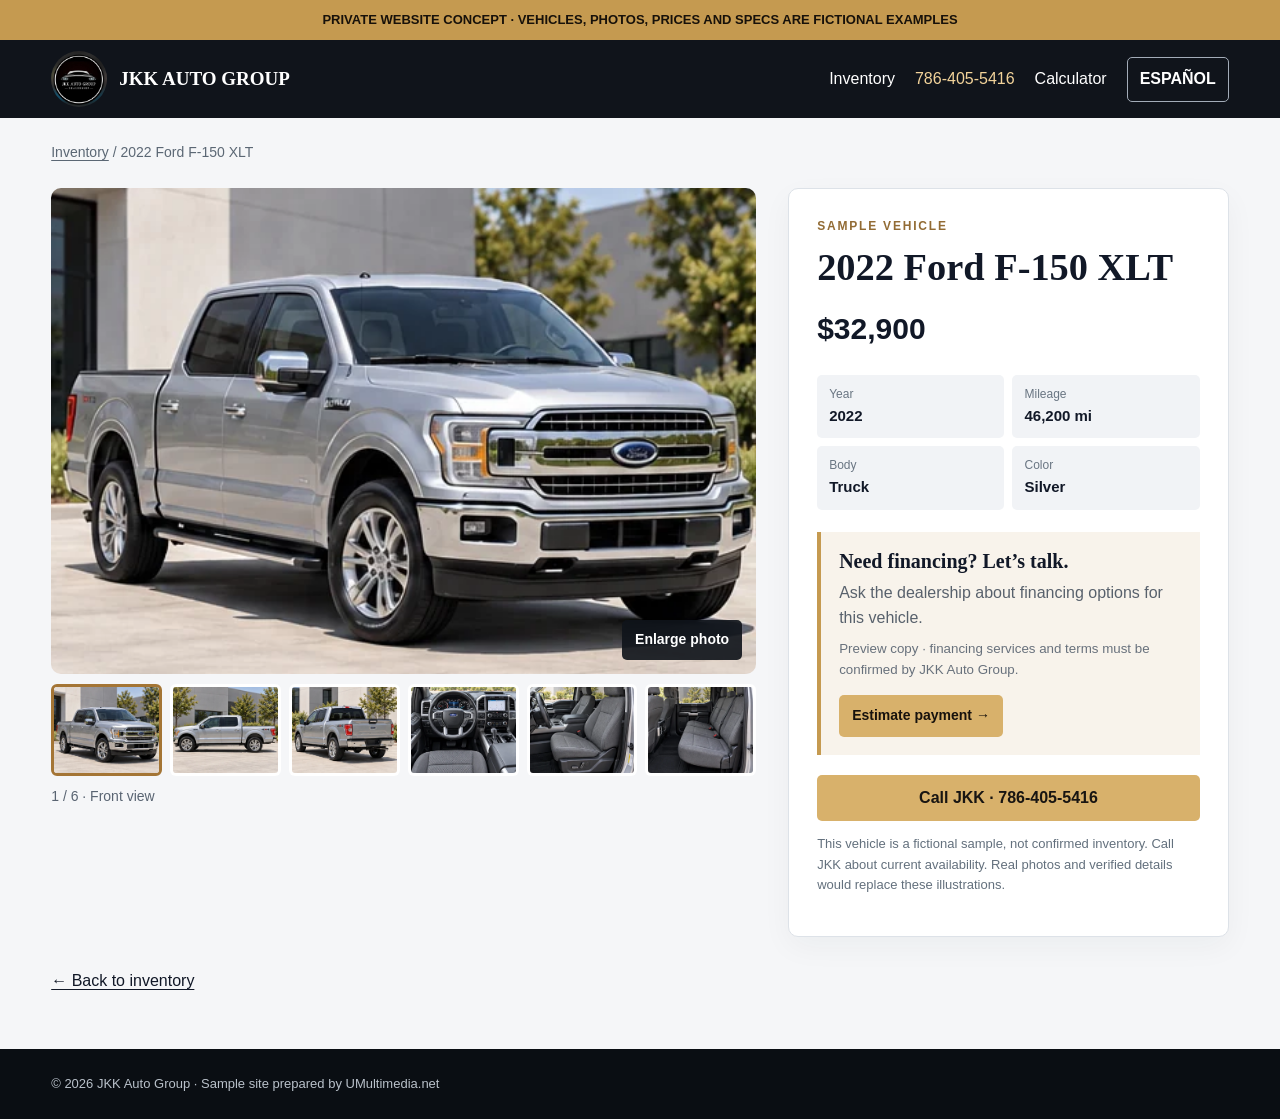
<file: jkk-motors/vehicles/ford-f150.html>
<!doctype html><html lang="en"><head><meta charset="utf-8"><meta name="viewport" content="width=device-width,initial-scale=1"><meta name="robots" content="noindex,nofollow"><meta name="description" content="Sample vehicle gallery for JKK Auto Group."><title>Vehicle | JKK Auto Group</title><link rel="stylesheet" href="detail.css"><link rel="stylesheet" href="detail-additions.css"></head><body data-vehicle="ford-f150"><div class="demo" id="demo"></div><header class="header"><div class="wrap nav"><a class="brand" id="brand" href="../#inventory"><img src="../assets/jkk-logo.jpeg" alt="JKK Auto Group logo">JKK AUTO GROUP</a><div class="navRight"><a id="navInventory" href="../#inventory">Inventory</a><a class="phone" href="tel:+17864055416">786-405-5416</a><a id="navCalculator" href="../loan-calculator.html">Calculator</a><button id="langToggle" class="lang" type="button">ESPAÑOL</button></div></div></header><main class="wrap"><div class="crumb"><a id="crumbInventory" href="../#inventory">Inventory</a> / <span id="crumbCar"></span></div><div class="layout"><section aria-label="Vehicle photo gallery"><button class="mainPhoto" type="button" id="mainPhoto"><img id="photo" src="../assets/vehicles/ford-f150-front.webp" alt=""><span class="expand" id="expand">Enlarge photo</span></button><div class="thumbs" id="thumbs" aria-label="Six vehicle photos"></div><p class="caption" id="caption"></p></section><section class="panel"><div class="eyebrow" id="sample">SAMPLE VEHICLE</div><h1 id="title"></h1><strong class="price" id="price"></strong><div class="specs" id="specs"></div><div class="financeBox"><h2 id="finTitle"></h2><p id="finText"></p><small id="finNote"></small><a class="calcButton" id="calcVehicle" href="../loan-calculator.html">Estimate payment →</a></div><a class="button" id="inquiry" href="tel:+17864055416">Call JKK · 786-405-5416</a><p class="note" id="inquiryNote"></p></section></div><a class="back" id="back" href="../#inventory">← Back to inventory</a></main><footer class="footer"><div class="wrap">© 2026 JKK Auto Group · <span id="prepared"></span> <a href="https://umultimedia.net/">UMultimedia.net</a></div></footer><dialog id="lightbox" aria-modal="true" aria-labelledby="lightLabel"><div class="lightTop"><span id="lightLabel"></span><button id="closeLight" type="button" aria-label="Close">×</button></div><div class="lightFrame"><div class="lightControls"><button id="prev" type="button" aria-label="Previous">‹</button></div><img id="bigPhoto" alt=""><div class="lightControls"><button id="next" type="button" aria-label="Next">›</button></div></div></dialog><script src="detail.js" defer></script></body></html>
</file>
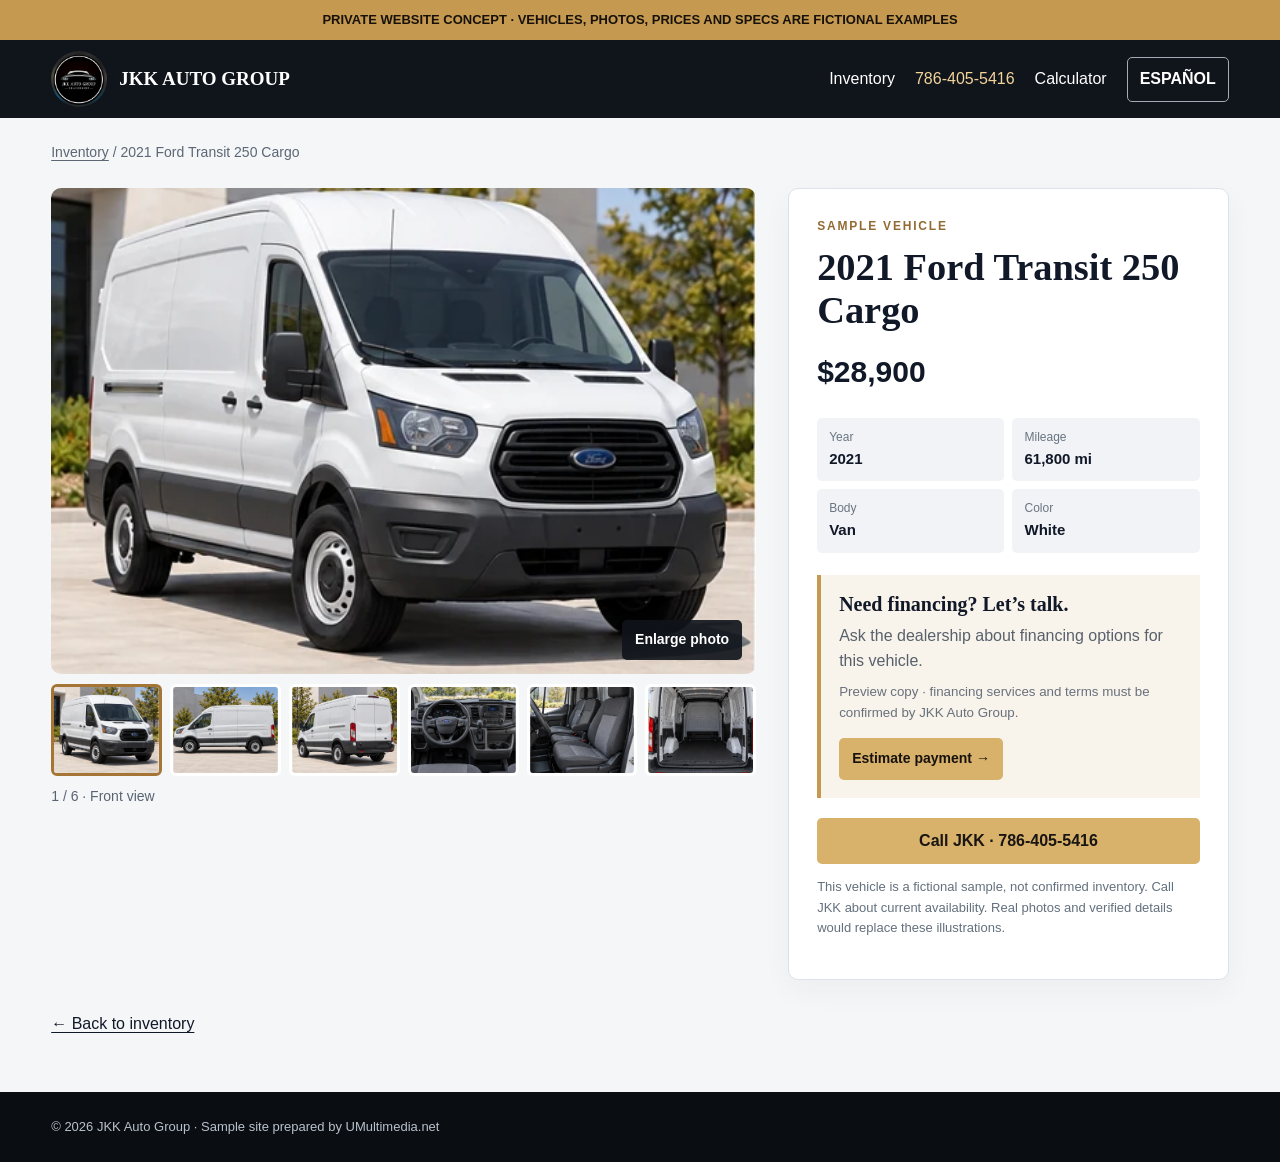
<file: jkk-motors/vehicles/ford-transit.html>
<!doctype html><html lang="en"><head><meta charset="utf-8"><meta name="viewport" content="width=device-width,initial-scale=1"><meta name="robots" content="noindex,nofollow"><meta name="description" content="Sample vehicle gallery for JKK Auto Group."><title>Vehicle | JKK Auto Group</title><link rel="stylesheet" href="detail.css"><link rel="stylesheet" href="detail-additions.css"></head><body data-vehicle="ford-transit"><div class="demo" id="demo"></div><header class="header"><div class="wrap nav"><a class="brand" id="brand" href="../#inventory"><img src="../assets/jkk-logo.jpeg" alt="JKK Auto Group logo">JKK AUTO GROUP</a><div class="navRight"><a id="navInventory" href="../#inventory">Inventory</a><a class="phone" href="tel:+17864055416">786-405-5416</a><a id="navCalculator" href="../loan-calculator.html">Calculator</a><button id="langToggle" class="lang" type="button">ESPAÑOL</button></div></div></header><main class="wrap"><div class="crumb"><a id="crumbInventory" href="../#inventory">Inventory</a> / <span id="crumbCar"></span></div><div class="layout"><section aria-label="Vehicle photo gallery"><button class="mainPhoto" type="button" id="mainPhoto"><img id="photo" src="../assets/vehicles/ford-transit-front.webp" alt=""><span class="expand" id="expand">Enlarge photo</span></button><div class="thumbs" id="thumbs" aria-label="Six vehicle photos"></div><p class="caption" id="caption"></p></section><section class="panel"><div class="eyebrow" id="sample">SAMPLE VEHICLE</div><h1 id="title"></h1><strong class="price" id="price"></strong><div class="specs" id="specs"></div><div class="financeBox"><h2 id="finTitle"></h2><p id="finText"></p><small id="finNote"></small><a class="calcButton" id="calcVehicle" href="../loan-calculator.html">Estimate payment →</a></div><a class="button" id="inquiry" href="tel:+17864055416">Call JKK · 786-405-5416</a><p class="note" id="inquiryNote"></p></section></div><a class="back" id="back" href="../#inventory">← Back to inventory</a></main><footer class="footer"><div class="wrap">© 2026 JKK Auto Group · <span id="prepared"></span> <a href="https://umultimedia.net/">UMultimedia.net</a></div></footer><dialog id="lightbox" aria-modal="true" aria-labelledby="lightLabel"><div class="lightTop"><span id="lightLabel"></span><button id="closeLight" type="button" aria-label="Close">×</button></div><div class="lightFrame"><div class="lightControls"><button id="prev" type="button" aria-label="Previous">‹</button></div><img id="bigPhoto" alt=""><div class="lightControls"><button id="next" type="button" aria-label="Next">›</button></div></div></dialog><script src="detail.js" defer></script></body></html>
</file>
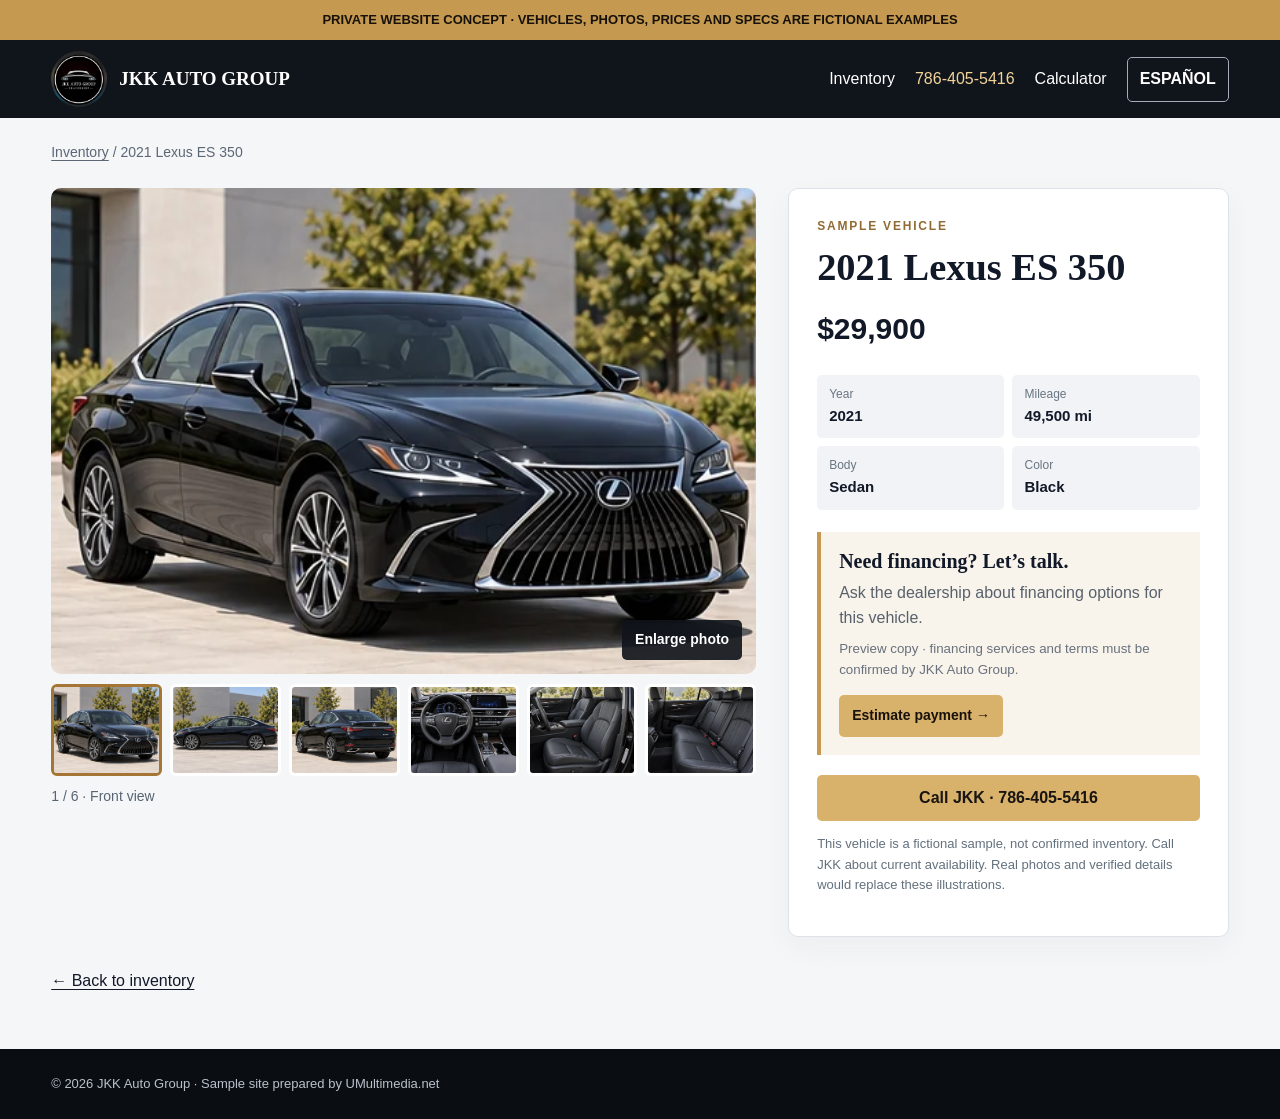
<file: jkk-motors/vehicles/lexus-es350.html>
<!doctype html><html lang="en"><head><meta charset="utf-8"><meta name="viewport" content="width=device-width,initial-scale=1"><meta name="robots" content="noindex,nofollow"><meta name="description" content="Sample vehicle gallery for JKK Auto Group."><title>Vehicle | JKK Auto Group</title><link rel="stylesheet" href="detail.css"><link rel="stylesheet" href="detail-additions.css"></head><body data-vehicle="lexus-es350"><div class="demo" id="demo"></div><header class="header"><div class="wrap nav"><a class="brand" id="brand" href="../#inventory"><img src="../assets/jkk-logo.jpeg" alt="JKK Auto Group logo">JKK AUTO GROUP</a><div class="navRight"><a id="navInventory" href="../#inventory">Inventory</a><a class="phone" href="tel:+17864055416">786-405-5416</a><a id="navCalculator" href="../loan-calculator.html">Calculator</a><button id="langToggle" class="lang" type="button">ESPAÑOL</button></div></div></header><main class="wrap"><div class="crumb"><a id="crumbInventory" href="../#inventory">Inventory</a> / <span id="crumbCar"></span></div><div class="layout"><section aria-label="Vehicle photo gallery"><button class="mainPhoto" type="button" id="mainPhoto"><img id="photo" src="../assets/vehicles/lexus-es350-front.webp" alt=""><span class="expand" id="expand">Enlarge photo</span></button><div class="thumbs" id="thumbs" aria-label="Six vehicle photos"></div><p class="caption" id="caption"></p></section><section class="panel"><div class="eyebrow" id="sample">SAMPLE VEHICLE</div><h1 id="title"></h1><strong class="price" id="price"></strong><div class="specs" id="specs"></div><div class="financeBox"><h2 id="finTitle"></h2><p id="finText"></p><small id="finNote"></small><a class="calcButton" id="calcVehicle" href="../loan-calculator.html">Estimate payment →</a></div><a class="button" id="inquiry" href="tel:+17864055416">Call JKK · 786-405-5416</a><p class="note" id="inquiryNote"></p></section></div><a class="back" id="back" href="../#inventory">← Back to inventory</a></main><footer class="footer"><div class="wrap">© 2026 JKK Auto Group · <span id="prepared"></span> <a href="https://umultimedia.net/">UMultimedia.net</a></div></footer><dialog id="lightbox" aria-modal="true" aria-labelledby="lightLabel"><div class="lightTop"><span id="lightLabel"></span><button id="closeLight" type="button" aria-label="Close">×</button></div><div class="lightFrame"><div class="lightControls"><button id="prev" type="button" aria-label="Previous">‹</button></div><img id="bigPhoto" alt=""><div class="lightControls"><button id="next" type="button" aria-label="Next">›</button></div></div></dialog><script src="detail.js" defer></script></body></html>
</file>
<file: jkk-motors/site-additions.css>
.quickStrip{background:#222c38;color:#fff;border-bottom:1px solid #45515e}.quickStrip .wrap{display:flex;align-items:center;gap:12px;padding:10px 0}.quickStrip a{display:inline-flex;align-items:center;justify-content:center;min-height:39px;padding:8px 14px;border:1px solid #657182;border-radius:5px;font-weight:800;font-size:14px}.quickStrip a:first-child{background:#d8b16b;border-color:#d8b16b;color:#151515}.quickStrip a:hover,.quickStrip a:focus-visible{outline:2px solid #fff;outline-offset:2px}@media(max-width:650px){.quickStrip .wrap{justify-content:space-between;gap:7px}.quickStrip a{font-size:13px;padding:7px 10px;min-width:0;flex:1;text-align:center}}
</file>
<file: jkk-motors/loan-calculator.css>
:root{--ink:#151c25;--muted:#576371;--gold:#d8b16b;--paper:#f5f6f8;--line:#dfe4ea}*{box-sizing:border-box}html{scroll-behavior:smooth}body{margin:0;background:var(--paper);color:var(--ink);font:16px/1.55 Arial,sans-serif}button,input,select{font:inherit}button{cursor:pointer}a{color:inherit;text-decoration:none}.wrap{width:min(1190px,92vw);margin:auto}.demo{text-align:center;padding:9px 15px;background:#c59a50;color:#17110a;font-size:13px;font-weight:800}.header{background:#10141b;color:#fff}.nav{min-height:86px;display:flex;align-items:center;justify-content:space-between;gap:20px}.brand{display:flex;align-items:center;gap:12px;font:700 19px Georgia,serif;letter-spacing:.02em}.brand img{width:64px;height:64px;border-radius:50%;object-fit:cover}.brand small{display:block;margin-top:3px;color:#aeb9c5;font:700 11px Arial,sans-serif;letter-spacing:.2em}.navActions{display:flex;align-items:center;gap:24px;font-size:14px;font-weight:800}.navActions a:hover{color:var(--gold)}.phone{white-space:nowrap}.language{border:1px solid #a3acb8;border-radius:5px;background:transparent;color:#fff;padding:10px 12px;font-weight:800}.eyebrow{color:#94672e;letter-spacing:.18em;font-size:12px;font-weight:800}.calculatorSection{padding:36px 0 64px}.intro h1{font:700 clamp(34px,4vw,52px)/1.1 Georgia,serif;margin:8px 0}.intro p:last-child{max-width:700px;color:var(--muted);margin:0 0 25px}.calculatorLayout{display:grid;grid-template-columns:minmax(0,1.5fr) minmax(290px,.85fr);gap:22px;align-items:start}.panel{border:1px solid var(--line);background:#fff;border-radius:10px;box-shadow:0 10px 25px #1624370b;padding:27px}.fieldHead{display:flex;justify-content:space-between;align-items:center;gap:12px}.fieldHead h2{font:700 26px Georgia,serif;margin:0}.exampleTag{font-size:12px;color:#75542b;background:#fbf0dc;border-radius:3px;padding:6px 9px;font-weight:700}.selected{margin:12px 0 20px;color:#5b6570;font-size:14px}.fields{display:grid;grid-template-columns:repeat(2,minmax(0,1fr));gap:17px}.fields label{display:block;font-size:14px;font-weight:700}.fields label>span{display:block;margin-bottom:6px}.inputWithPrefix{display:flex;align-items:center;min-height:47px;border:1px solid #aeb9c5;border-radius:5px;overflow:hidden;background:#fff}.inputWithPrefix>span{padding:0 12px;color:#596573}.inputWithPrefix input{width:100%;min-width:0;border:0;outline:0;padding:10px 10px 10px 0;color:var(--ink);background:#fff}.inputWithPrefix input:first-child{padding-left:12px}.fields select{width:100%;height:47px;padding:0 12px;border:1px solid #aeb9c5;border-radius:5px;background:#fff}.inputWithPrefix:focus-within,.fields select:focus-visible{outline:3px solid #c49b52;outline-offset:1px}.error{color:#9b2933;font-weight:700;margin:15px 0 0}.result{background:#151c25;color:#fff}.result .eyebrow{color:#e8bf77;margin:0}.payment{font:700 clamp(40px,5vw,60px) Georgia,serif;margin:12px 0 0}.result>p:nth-child(3){color:#bfc9d3;margin:0 0 21px}.result dl{margin:0;border-top:1px solid #3b4653}.result dl div{display:flex;justify-content:space-between;gap:16px;padding:12px 0;border-bottom:1px solid #3b4653}.result dt{color:#c3ccd5}.result dd{margin:0;font-weight:800}.disclaimer{color:#bfc9d3;font-size:13px;line-height:1.55;margin:20px 0}.callButton{display:flex;justify-content:center;align-items:center;text-align:center;min-height:46px;padding:11px 15px;border-radius:5px;background:var(--gold);color:#1c1710;font-weight:800}.inventorySection{background:#e9edf1;padding:55px 0 65px}.sectionHead{display:flex;align-items:end;justify-content:space-between;gap:18px}.sectionHead h2{font:700 clamp(29px,3vw,40px) Georgia,serif;margin:7px 0}.sectionHead p:last-child{color:var(--muted);margin:0 0 18px}.sectionHead span{font-size:13px;color:#78572c;font-weight:800;white-space:nowrap}.searchBar{display:grid;grid-template-columns:minmax(200px,2fr) repeat(2,minmax(120px,1fr)) auto;gap:9px;padding:14px;background:#fff;border-radius:8px;border:1px solid var(--line);margin:6px 0 20px}.searchBar input,.searchBar select{width:100%;height:44px;border:1px solid #bbc4ce;background:#fff;border-radius:4px;padding:0 12px}.searchBar button{padding:0 16px;background:#17202a;color:#fff;border:0;border-radius:4px;font-weight:800}.carGrid{display:grid;grid-template-columns:repeat(3,minmax(0,1fr));gap:20px}.carCard{background:#fff;border:1px solid var(--line);border-radius:8px;overflow:hidden}.carCard img{display:block;width:100%;aspect-ratio:1.65;object-fit:cover}.carBody{padding:17px}.carBody h3{font-size:19px;margin:0 0 4px}.carBody p{font-weight:800;font-size:20px;margin:0 0 14px}.carActions{display:flex;gap:9px;flex-wrap:wrap}.carActions a,.carActions button{padding:10px 12px;border-radius:5px;font-weight:800;font-size:14px}.carActions a{background:#edf1f5}.carActions button{border:0;background:var(--gold)}.empty{text-align:center;padding:22px}.footer{background:#0a0e13;color:#b9c1ca;padding:22px 0;font-size:13px}.footer .wrap{display:flex;justify-content:space-between;gap:15px}.footer a{text-decoration:underline}.sr{position:absolute;width:1px;height:1px;padding:0;margin:-1px;overflow:hidden;clip:rect(0,0,0,0);white-space:nowrap;border:0}:focus-visible{outline:3px solid #c49b52;outline-offset:3px}@media(max-width:850px){.calculatorLayout{grid-template-columns:1fr}.carGrid{grid-template-columns:repeat(2,minmax(0,1fr))}}@media(max-width:650px){.nav{min-height:72px;flex-wrap:wrap;gap:6px;padding:10px 0}.brand img{width:48px;height:48px}.brand{font-size:15px}.brand small{font-size:10px}.navActions{gap:10px;font-size:13px}.navInventory{display:none}.language{padding:7px 9px}.calculatorSection{padding:30px 0 44px}.panel{padding:20px}.fields{grid-template-columns:1fr 1fr;gap:13px}.fieldHead{display:block}.exampleTag{display:inline-block;margin-top:8px}.searchBar{grid-template-columns:1fr 1fr}.searchBar input{grid-column:span 2}.searchBar button{min-height:44px}.carGrid{grid-template-columns:1fr}.sectionHead{display:block}.inventorySection{padding:45px 0}.footer .wrap{display:block}.footer span{display:block;margin:4px 0}}@media(max-width:380px){.fields{grid-template-columns:1fr}.navActions{width:100%;justify-content:space-between}}
</file>
<file: jkk-motors/vehicles/detail.css>
:root{--ink:#111827;--muted:#5e6875;--gold:#d8b16b;--paper:#f5f6f8;--line:#dde2e8}*{box-sizing:border-box}html{scroll-behavior:smooth}body{margin:0;background:var(--paper);color:var(--ink);font:16px/1.55 Arial,sans-serif}button{font:inherit;cursor:pointer}a{text-decoration:none;color:inherit}.wrap{width:min(1190px,92vw);margin:auto}.demo{padding:10px 14px;text-align:center;background:#c59a50;color:#17110a;font-size:13px;font-weight:800}.header{background:#10141b;color:#fff}.nav{display:flex;min-height:78px;align-items:center;justify-content:space-between;gap:20px}.brand{display:flex;align-items:center;gap:12px;font:700 19px Georgia,serif}.brand img{width:56px;height:56px;border-radius:50%;object-fit:cover}.navRight{display:flex;gap:20px;align-items:center}.navRight a:hover{color:var(--gold)}.lang{border:1px solid #a3acb8;color:#fff;background:transparent;border-radius:5px;padding:9px 12px;font-weight:800}.crumb{margin:24px auto;color:#5b6774;font-size:14px}.crumb a{text-decoration:underline;text-underline-offset:3px}.layout{display:grid;grid-template-columns:minmax(0,1.6fr) minmax(290px,1fr);gap:32px;align-items:start}.mainPhoto{display:block;width:100%;border:0;background:#e7eaed;padding:0;aspect-ratio:1.45;overflow:hidden;border-radius:10px;position:relative}.mainPhoto img{width:100%;height:100%;display:block;object-fit:cover}.expand{position:absolute;right:14px;bottom:14px;background:#10141be8;color:#fff;padding:9px 13px;border-radius:5px;font-weight:700;font-size:14px}.thumbs{display:grid;grid-template-columns:repeat(6,minmax(0,1fr));gap:8px;margin:10px 0}.thumb{padding:0;border:3px solid transparent;border-radius:6px;overflow:hidden;background:#fff;position:relative;aspect-ratio:1.2}.thumb[aria-pressed=true]{border-color:#a47535}.thumb img{width:100%;height:100%;display:block;object-fit:cover}.caption{font-size:14px;color:#596472;margin:8px 0 30px}.panel{background:#fff;border:1px solid var(--line);padding:28px;border-radius:10px;box-shadow:0 10px 30px #1624370b}.eyebrow{color:#926b34;font-weight:800;letter-spacing:.15em;font-size:12px}.panel h1{font:700 clamp(30px,3vw,44px)/1.12 Georgia,serif;margin:11px 0}.price{display:block;font-weight:800;font-size:30px;margin:17px 0}.price.sold{font-size:20px;color:#9b2933}.specs{display:grid;grid-template-columns:1fr 1fr;gap:8px;margin:22px 0}.spec{background:#f1f3f6;padding:10px 12px;border-radius:5px}.spec small{display:block;color:#697582;font-size:12px}.spec strong{font-size:15px}.note{font-size:13px;color:#63707d}.financeBox{margin:20px 0;padding:18px;border-left:4px solid #c59a50;background:#f8f3eb}.financeBox h2{font:700 20px Georgia,serif;margin:0 0 8px}.financeBox p{margin:0;color:#58616c}.financeBox small{display:block;margin-top:9px;color:#68717c}.button{display:inline-flex;align-items:center;justify-content:center;min-height:45px;padding:11px 17px;background:#d8b16b;color:#181512;border:0;border-radius:5px;font-weight:800}.back{display:inline-block;margin:32px 0 55px;text-decoration:underline;text-underline-offset:3px}.footer{padding:25px 0;background:#0a0e13;color:#b9c1ca;font-size:13px}dialog{width:min(1100px,96vw);max-height:96vh;border:0;border-radius:9px;padding:12px;background:#111820;color:#fff;box-shadow:0 20px 100px #000b}dialog::backdrop{background:#080c10db}.lightTop{display:flex;align-items:center;justify-content:space-between;gap:12px;padding:4px 4px 10px}.lightTop button,.lightControls button{background:#303b48;color:#fff;border:0;border-radius:5px;min-height:42px;padding:8px 14px}.lightTop button{font-size:24px;line-height:1}.lightFrame{display:flex;align-items:center;gap:10px}.lightFrame img{display:block;width:calc(100% - 104px);max-height:77vh;object-fit:contain}.lightControls{display:flex;justify-content:space-between;gap:10px}.lightControls button{min-width:43px;font-size:22px}:focus-visible{outline:3px solid #a47535;outline-offset:3px}@media(max-width:760px){.nav{min-height:68px}.brand{font-size:15px}.brand img{width:45px;height:45px}.navRight a{display:none}.layout{grid-template-columns:1fr;gap:16px}.thumbs{grid-template-columns:repeat(3,1fr)}.panel{padding:22px}.mainPhoto{aspect-ratio:1.25}.lightFrame img{width:calc(100% - 92px)}}
</file>
<file: jkk-motors/vehicles/detail-additions.css>
.navRight .phone{white-space:nowrap;color:#f2d39a}.calcButton{display:inline-flex;margin-top:14px;min-height:42px;align-items:center;padding:8px 13px;border-radius:5px;background:#d8b16b;color:#17120d;font-weight:800;font-size:14px}.calcButton:hover,.calcButton:focus-visible{background:#efc986}.panel>.button{width:100%;text-align:center}@media(max-width:760px){.navRight .phone,.navRight #navCalculator{display:inline-flex}.navRight{gap:9px;font-size:13px}.brand{font-size:0}.brand img{width:46px;height:46px}.navRight .phone{font-size:12px}.navRight #navCalculator{font-size:12px}.navRight .lang{font-size:12px;padding:7px 8px}}@media(max-width:390px){.navRight #navCalculator{display:none}}
</file>
